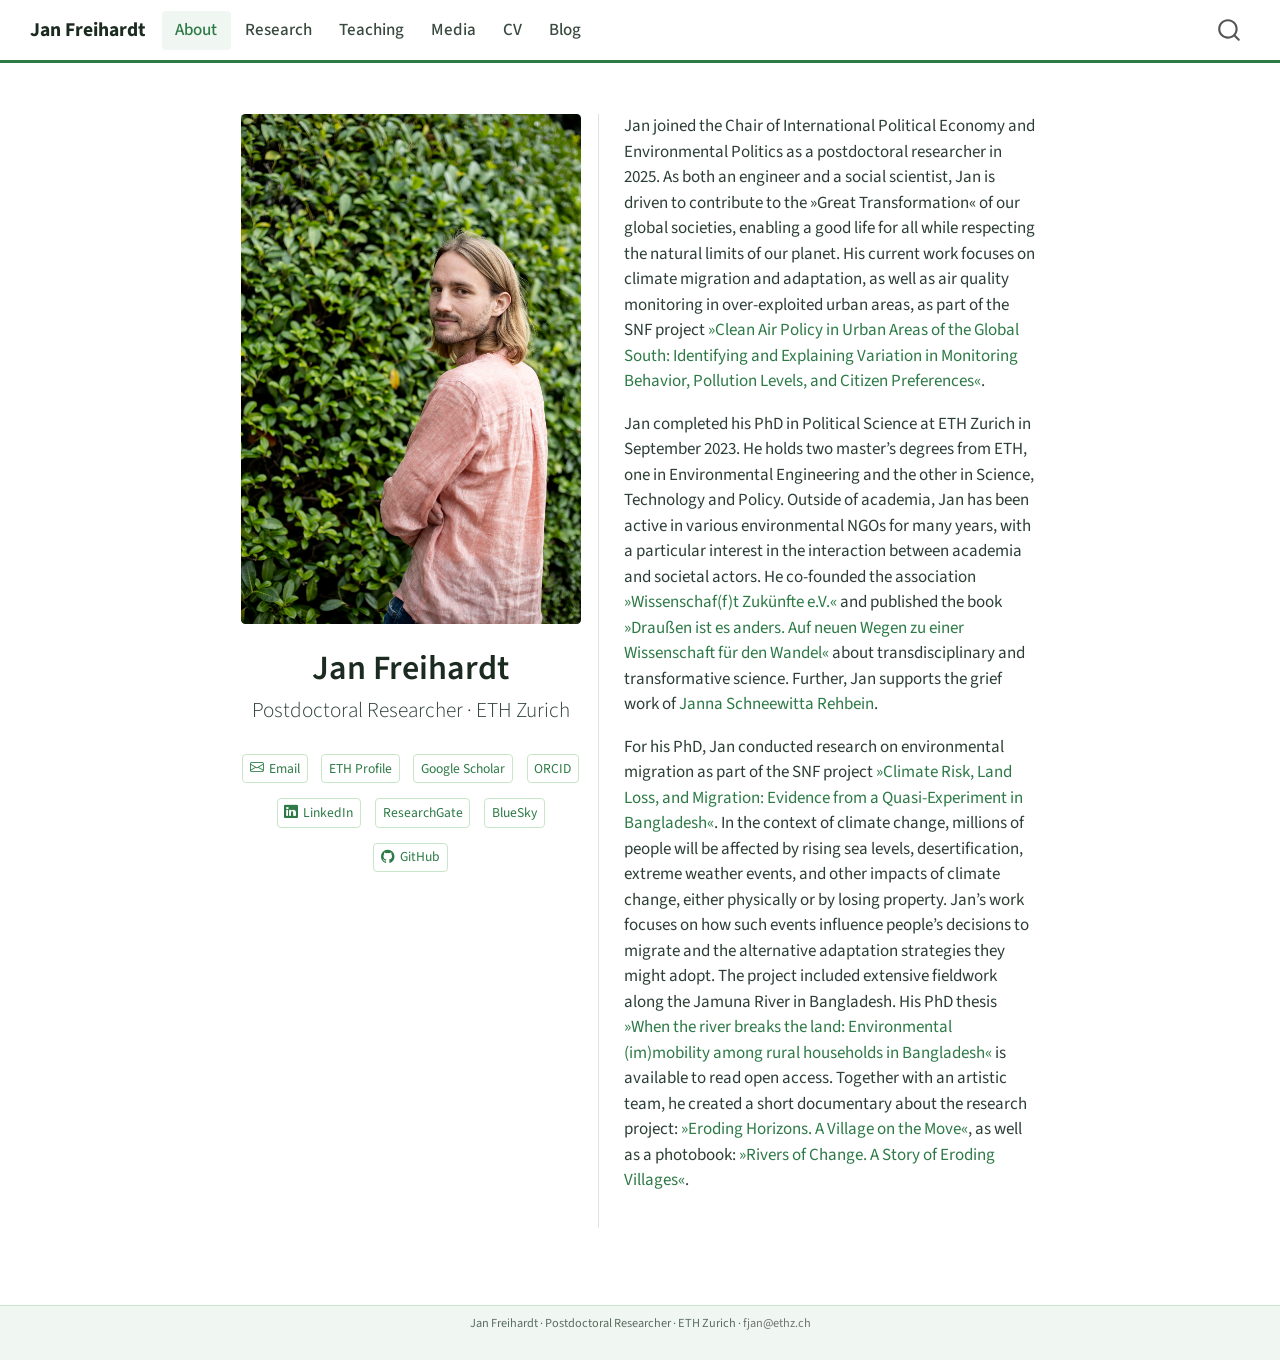
<file: docs/index.html>
<!DOCTYPE html>
<html xmlns="http://www.w3.org/1999/xhtml" lang="en" xml:lang="en"><head>

<meta charset="utf-8">
<meta name="generator" content="quarto-1.9.38">

<meta name="viewport" content="width=device-width, initial-scale=1.0, user-scalable=yes">


<title>Jan Freihardt</title>
<style>
/* Default styles provided by pandoc.
** See https://pandoc.org/MANUAL.html#variables-for-html for config info.
*/
code{white-space: pre-wrap;}
span.smallcaps{font-variant: small-caps;}
div.columns{display: flex; gap: min(4vw, 1.5em);}
div.column{flex: auto; overflow-x: auto;}
div.hanging-indent{margin-left: 1.5em; text-indent: -1.5em;}
ul.task-list{list-style: none;}
ul.task-list li input[type="checkbox"] {
  width: 0.8em;
  margin: 0 0.8em 0.2em -1em; /* quarto-specific, see https://github.com/quarto-dev/quarto-cli/issues/4556 */ 
  vertical-align: middle;
}
</style>


<script src="site_libs/quarto-nav/quarto-nav.js"></script>
<script src="site_libs/quarto-nav/headroom.min.js"></script>
<script src="site_libs/clipboard/clipboard.min.js"></script>
<script src="site_libs/quarto-search/autocomplete.umd.js"></script>
<script src="site_libs/quarto-search/fuse.min.js"></script>
<script src="site_libs/quarto-search/quarto-search.js"></script>
<meta name="quarto:offset" content="./">
<script src="site_libs/quarto-html/quarto.js" type="module"></script>
<script src="site_libs/quarto-html/tabsets/tabsets.js" type="module"></script>
<script src="site_libs/quarto-html/popper.min.js"></script>
<script src="site_libs/quarto-html/tippy.umd.min.js"></script>
<link href="site_libs/quarto-html/tippy.css" rel="stylesheet">
<link href="site_libs/quarto-html/quarto-syntax-highlighting-15634bcf2e68342d4ad2dfa704d543f6.css" rel="stylesheet" id="quarto-text-highlighting-styles">
<script src="site_libs/bootstrap/bootstrap.min.js"></script>
<link href="site_libs/bootstrap/bootstrap-icons.css" rel="stylesheet">
<link href="site_libs/bootstrap/bootstrap-47f2b0d99b5f69882d6cf87fe75c2293.min.css" rel="stylesheet" append-hash="true" id="quarto-bootstrap" data-mode="light">
<script id="quarto-search-options" type="application/json">{
  "location": "navbar",
  "copy-button": false,
  "collapse-after": 3,
  "panel-placement": "end",
  "type": "overlay",
  "limit": 50,
  "keyboard-shortcut": [
    "f",
    "/",
    "s"
  ],
  "show-item-context": false,
  "language": {
    "search-no-results-text": "No results",
    "search-matching-documents-text": "matching documents",
    "search-copy-link-title": "Copy link to search",
    "search-hide-matches-text": "Hide additional matches",
    "search-more-match-text": "more match in this document",
    "search-more-matches-text": "more matches in this document",
    "search-clear-button-title": "Clear",
    "search-text-placeholder": "",
    "search-detached-cancel-button-title": "Cancel",
    "search-submit-button-title": "Submit",
    "search-label": "Search"
  }
}</script>


<link rel="stylesheet" href="styles.css">
</head>

<body class="nav-fixed fullcontent quarto-light">

<div id="quarto-search-results"></div>
  <header id="quarto-header" class="headroom fixed-top">
    <nav class="navbar navbar-expand-lg " data-bs-theme="dark">
      <div class="navbar-container container-fluid">
      <div class="navbar-brand-container mx-auto">
    <a class="navbar-brand" href="./index.html">
    <span class="navbar-title">Jan Freihardt</span>
    </a>
  </div>
            <div id="quarto-search" class="" title="Search"></div>
          <button class="navbar-toggler" type="button" data-bs-toggle="collapse" data-bs-target="#navbarCollapse" aria-controls="navbarCollapse" role="menu" aria-expanded="false" aria-label="Toggle navigation" onclick="if (window.quartoToggleHeadroom) { window.quartoToggleHeadroom(); }">
  <span class="navbar-toggler-icon"></span>
</button>
          <div class="collapse navbar-collapse" id="navbarCollapse">
            <ul class="navbar-nav navbar-nav-scroll me-auto">
  <li class="nav-item">
    <a class="nav-link active" href="./index.html" aria-current="page"> 
<span class="menu-text">About</span></a>
  </li>  
  <li class="nav-item">
    <a class="nav-link" href="./research.html"> 
<span class="menu-text">Research</span></a>
  </li>  
  <li class="nav-item">
    <a class="nav-link" href="./teaching.html"> 
<span class="menu-text">Teaching</span></a>
  </li>  
  <li class="nav-item">
    <a class="nav-link" href="./media.html"> 
<span class="menu-text">Media</span></a>
  </li>  
  <li class="nav-item">
    <a class="nav-link" href="./cv.html"> 
<span class="menu-text">CV</span></a>
  </li>  
  <li class="nav-item">
    <a class="nav-link" href="https://notspicynotsexy.com/" target="_blank"> 
<span class="menu-text">Blog</span></a>
  </li>  
</ul>
          </div> <!-- /navcollapse -->
            <div class="quarto-navbar-tools">
</div>
      </div> <!-- /container-fluid -->
    </nav>
</header>
<!-- content -->
<div id="quarto-content" class="quarto-container page-columns page-rows-contents page-layout-article page-navbar">
<!-- sidebar -->
<!-- margin-sidebar -->
    
<!-- main -->
<div class="quarto-about-trestles">
  <div class="about-entity">
    <img src="image_jan.jpg" class="about-image
  rounded " style="width: 20em;">
<header id="title-block-header" class="quarto-title-block default">
<div class="quarto-title">
<h1 class="title">Jan Freihardt</h1>
<p class="subtitle lead">Postdoctoral Researcher · ETH Zurich</p>
</div>
<div class="quarto-title-meta">
  </div>
</header>
    <div class="about-links">
  <a href="mailto:fjan@ethz.ch" class="about-link" rel="" target="_blank">
    <i class="bi bi-envelope"></i>
     <span class="about-link-text">Email</span>
  </a>
  <a href="https://ib.ethz.ch/about-us/people/jan-freihardt.html" class="about-link" rel="" target="_blank">
     <span class="about-link-text">ETH Profile</span>
  </a>
  <a href="https://scholar.google.ch/citations?user=QTLHSCcAAAAJ&amp;hl=en&amp;oi=ao" class="about-link" rel="" target="_blank">
     <span class="about-link-text">Google Scholar</span>
  </a>
  <a href="https://orcid.org/0000-0003-2096-0335" class="about-link" rel="" target="_blank">
     <span class="about-link-text">ORCID</span>
  </a>
  <a href="https://www.linkedin.com/in/jan-freihardt-349040156/" class="about-link" rel="" target="_blank">
    <i class="bi bi-linkedin"></i>
     <span class="about-link-text">LinkedIn</span>
  </a>
  <a href="https://www.researchgate.net/profile/Jan-Freihardt" class="about-link" rel="" target="_blank">
     <span class="about-link-text">ResearchGate</span>
  </a>
  <a href="https://bsky.app/profile/the-free-heart.bsky.social" class="about-link" rel="" target="_blank">
     <span class="about-link-text">BlueSky</span>
  </a>
  <a href="https://github.com/janfreihardt" class="about-link" rel="" target="_blank">
    <i class="bi bi-github"></i>
     <span class="about-link-text">GitHub</span>
  </a>
</div>
  </div>
  <div class="about-contents"><main class="content" id="quarto-document-content">
<p>Jan joined the Chair of International Political Economy and Environmental Politics as a postdoctoral researcher in 2025. As both an engineer and a social scientist, Jan is driven to contribute to the »Great Transformation« of our global societies, enabling a good life for all while respecting the natural limits of our planet. His current work focuses on climate migration and adaptation, as well as air quality monitoring in over-exploited urban areas, as part of the SNF project <a href="https://data.snf.ch/grants/grant/219833">»Clean Air Policy in Urban Areas of the Global South: Identifying and Explaining Variation in Monitoring Behavior, Pollution Levels, and Citizen Preferences«</a>.</p>
<p>Jan completed his PhD in Political Science at ETH Zurich in September 2023. He holds two master’s degrees from ETH, one in Environmental Engineering and the other in Science, Technology and Policy. Outside of academia, Jan has been active in various environmental NGOs for many years, with a particular interest in the interaction between academia and societal actors. He co-founded the association <a href="https://www.wissenschafftzukuenfte.de/">»Wissenschaf(f)t Zukünfte e.V.«</a> and published the book <a href="https://doi.org/10.14512/9783962388355">»Draußen ist es anders. Auf neuen Wegen zu einer Wissenschaft für den Wandel«</a> about transdisciplinary and transformative science. Further, Jan supports the grief work of <a href="https://www.schneewitta.com/">Janna Schneewitta Rehbein</a>.</p>
<p>For his PhD, Jan conducted research on environmental migration as part of the SNF project <a href="https://data.snf.ch/grants/grant/185210">»Climate Risk, Land Loss, and Migration: Evidence from a Quasi-Experiment in Bangladesh«</a>. In the context of climate change, millions of people will be affected by rising sea levels, desertification, extreme weather events, and other impacts of climate change, either physically or by losing property. Jan’s work focuses on how such events influence people’s decisions to migrate and the alternative adaptation strategies they might adopt. The project included extensive fieldwork along the Jamuna River in Bangladesh. His PhD thesis <a href="https://doi.org/10.3929/ethz-b-000646402">»When the river breaks the land: Environmental (im)mobility among rural households in Bangladesh«</a> is available to read open access. Together with an artistic team, he created a short documentary about the research project: <a href="https://www.youtube.com/watch?v=d44LCujw6pk">»Eroding Horizons. A Village on the Move«</a>, as well as a photobook: <a href="https://doi.org/10.3218/4189-7">»Rivers of Change. A Story of Eroding Villages«</a>.</p>


</main></div>
</div>
 <!-- /main -->
<script id="quarto-html-after-body" type="application/javascript">
  window.document.addEventListener("DOMContentLoaded", function (event) {
    const isCodeAnnotation = (el) => {
      for (const clz of el.classList) {
        if (clz.startsWith('code-annotation-')) {                     
          return true;
        }
      }
      return false;
    }
    const onCopySuccess = function(e) {
      // button target
      const button = e.trigger;
      // don't keep focus
      button.blur();
      // flash "checked"
      button.classList.add('code-copy-button-checked');
      var currentTitle = button.getAttribute("title");
      button.setAttribute("title", "Copied!");
      let tooltip;
      if (window.bootstrap) {
        button.setAttribute("data-bs-toggle", "tooltip");
        button.setAttribute("data-bs-placement", "left");
        button.setAttribute("data-bs-title", "Copied!");
        tooltip = new bootstrap.Tooltip(button, 
          { trigger: "manual", 
            customClass: "code-copy-button-tooltip",
            offset: [0, -8]});
        tooltip.show();    
      }
      setTimeout(function() {
        if (tooltip) {
          tooltip.hide();
          button.removeAttribute("data-bs-title");
          button.removeAttribute("data-bs-toggle");
          button.removeAttribute("data-bs-placement");
        }
        button.setAttribute("title", currentTitle);
        button.classList.remove('code-copy-button-checked');
      }, 1000);
      // clear code selection
      e.clearSelection();
    }
    const getTextToCopy = function(trigger) {
      const outerScaffold = trigger.parentElement.cloneNode(true);
      const codeEl = outerScaffold.querySelector('code');
      for (const childEl of codeEl.children) {
        if (isCodeAnnotation(childEl)) {
          childEl.remove();
        }
      }
      return codeEl.innerText;
    }
    const clipboard = new window.ClipboardJS('.code-copy-button:not([data-in-quarto-modal])', {
      text: getTextToCopy
    });
    clipboard.on('success', onCopySuccess);
    if (window.document.getElementById('quarto-embedded-source-code-modal')) {
      const clipboardModal = new window.ClipboardJS('.code-copy-button[data-in-quarto-modal]', {
        text: getTextToCopy,
        container: window.document.getElementById('quarto-embedded-source-code-modal')
      });
      clipboardModal.on('success', onCopySuccess);
    }
      var localhostRegex = new RegExp(/^(?:http|https):\/\/localhost\:?[0-9]*\//);
      var mailtoRegex = new RegExp(/^mailto:/);
        var filterRegex = new RegExp("https:\/\/janfreihardt\.com");
      var isInternal = (href) => {
          return filterRegex.test(href) || localhostRegex.test(href) || mailtoRegex.test(href);
      }
      // Inspect non-navigation links and adorn them if external
     var links = window.document.querySelectorAll('a[href]:not(.nav-link):not(.navbar-brand):not(.toc-action):not(.sidebar-link):not(.sidebar-item-toggle):not(.pagination-link):not(.no-external):not([aria-hidden]):not(.dropdown-item):not(.quarto-navigation-tool):not(.about-link)');
      for (var i=0; i<links.length; i++) {
        const link = links[i];
        if (!isInternal(link.href)) {
          // undo the damage that might have been done by quarto-nav.js in the case of
          // links that we want to consider external
          if (link.dataset.originalHref !== undefined) {
            link.href = link.dataset.originalHref;
          }
            // target, if specified
            link.setAttribute("target", "_blank");
            if (link.getAttribute("rel") === null) {
              link.setAttribute("rel", "noopener");
            }
        }
      }
    function tippyHover(el, contentFn, onTriggerFn, onUntriggerFn) {
      const config = {
        allowHTML: true,
        maxWidth: 500,
        delay: 100,
        arrow: false,
        appendTo: function(el) {
            return el.parentElement;
        },
        interactive: true,
        interactiveBorder: 10,
        theme: 'quarto',
        placement: 'bottom-start',
      };
      if (contentFn) {
        config.content = contentFn;
      }
      if (onTriggerFn) {
        config.onTrigger = onTriggerFn;
      }
      if (onUntriggerFn) {
        config.onUntrigger = onUntriggerFn;
      }
      window.tippy(el, config); 
    }
    const noterefs = window.document.querySelectorAll('a[role="doc-noteref"]');
    for (var i=0; i<noterefs.length; i++) {
      const ref = noterefs[i];
      tippyHover(ref, function() {
        // use id or data attribute instead here
        let href = ref.getAttribute('data-footnote-href') || ref.getAttribute('href');
        try { href = new URL(href).hash; } catch {}
        const id = href.replace(/^#\/?/, "");
        const note = window.document.getElementById(id);
        if (note) {
          return note.innerHTML;
        } else {
          return "";
        }
      });
    }
    const xrefs = window.document.querySelectorAll('a.quarto-xref');
    const processXRef = (id, note) => {
      // Strip column container classes
      const stripColumnClz = (el) => {
        el.classList.remove("page-full", "page-columns");
        if (el.children) {
          for (const child of el.children) {
            stripColumnClz(child);
          }
        }
      }
      stripColumnClz(note)
      if (id === null || id.startsWith('sec-')) {
        // Special case sections, only their first couple elements
        const container = document.createElement("div");
        if (note.children && note.children.length > 2) {
          container.appendChild(note.children[0].cloneNode(true));
          for (let i = 1; i < note.children.length; i++) {
            const child = note.children[i];
            if (child.tagName === "P" && child.innerText === "") {
              continue;
            } else {
              container.appendChild(child.cloneNode(true));
              break;
            }
          }
          if (window.Quarto?.typesetMath) {
            window.Quarto.typesetMath(container);
          }
          return container.innerHTML
        } else {
          if (window.Quarto?.typesetMath) {
            window.Quarto.typesetMath(note);
          }
          return note.innerHTML;
        }
      } else {
        // Remove any anchor links if they are present
        const anchorLink = note.querySelector('a.anchorjs-link');
        if (anchorLink) {
          anchorLink.remove();
        }
        if (window.Quarto?.typesetMath) {
          window.Quarto.typesetMath(note);
        }
        if (note.classList.contains("callout")) {
          return note.outerHTML;
        } else {
          return note.innerHTML;
        }
      }
    }
    for (var i=0; i<xrefs.length; i++) {
      const xref = xrefs[i];
      tippyHover(xref, undefined, function(instance) {
        instance.disable();
        let url = xref.getAttribute('href');
        let hash = undefined; 
        if (url.startsWith('#')) {
          hash = url;
        } else {
          try { hash = new URL(url).hash; } catch {}
        }
        if (hash) {
          const id = hash.replace(/^#\/?/, "");
          const note = window.document.getElementById(id);
          if (note !== null) {
            try {
              const html = processXRef(id, note.cloneNode(true));
              instance.setContent(html);
            } finally {
              instance.enable();
              instance.show();
            }
          } else {
            // See if we can fetch this
            fetch(url.split('#')[0])
            .then(res => res.text())
            .then(html => {
              const parser = new DOMParser();
              const htmlDoc = parser.parseFromString(html, "text/html");
              const note = htmlDoc.getElementById(id);
              if (note !== null) {
                const html = processXRef(id, note);
                instance.setContent(html);
              } 
            }).finally(() => {
              instance.enable();
              instance.show();
            });
          }
        } else {
          // See if we can fetch a full url (with no hash to target)
          // This is a special case and we should probably do some content thinning / targeting
          fetch(url)
          .then(res => res.text())
          .then(html => {
            const parser = new DOMParser();
            const htmlDoc = parser.parseFromString(html, "text/html");
            const note = htmlDoc.querySelector('main.content');
            if (note !== null) {
              // This should only happen for chapter cross references
              // (since there is no id in the URL)
              // remove the first header
              if (note.children.length > 0 && note.children[0].tagName === "HEADER") {
                note.children[0].remove();
              }
              const html = processXRef(null, note);
              instance.setContent(html);
            } 
          }).finally(() => {
            instance.enable();
            instance.show();
          });
        }
      }, function(instance) {
      });
    }
        let selectedAnnoteEl;
        const selectorForAnnotation = ( cell, annotation) => {
          let cellAttr = 'data-code-cell="' + cell + '"';
          let lineAttr = 'data-code-annotation="' +  annotation + '"';
          const selector = 'span[' + cellAttr + '][' + lineAttr + ']';
          return selector;
        }
        const selectCodeLines = (annoteEl) => {
          const doc = window.document;
          const targetCell = annoteEl.getAttribute("data-target-cell");
          const targetAnnotation = annoteEl.getAttribute("data-target-annotation");
          const annoteSpan = window.document.querySelector(selectorForAnnotation(targetCell, targetAnnotation));
          const lines = annoteSpan.getAttribute("data-code-lines").split(",");
          const lineIds = lines.map((line) => {
            return targetCell + "-" + line;
          })
          let top = null;
          let height = null;
          let parent = null;
          if (lineIds.length > 0) {
              //compute the position of the single el (top and bottom and make a div)
              const el = window.document.getElementById(lineIds[0]);
              top = el.offsetTop;
              height = el.offsetHeight;
              parent = el.parentElement.parentElement;
            if (lineIds.length > 1) {
              const lastEl = window.document.getElementById(lineIds[lineIds.length - 1]);
              const bottom = lastEl.offsetTop + lastEl.offsetHeight;
              height = bottom - top;
            }
            if (top !== null && height !== null && parent !== null) {
              // cook up a div (if necessary) and position it 
              let div = window.document.getElementById("code-annotation-line-highlight");
              if (div === null) {
                div = window.document.createElement("div");
                div.setAttribute("id", "code-annotation-line-highlight");
                div.style.position = 'absolute';
                parent.appendChild(div);
              }
              div.style.top = top - 2 + "px";
              div.style.height = height + 4 + "px";
              div.style.left = 0;
              let gutterDiv = window.document.getElementById("code-annotation-line-highlight-gutter");
              if (gutterDiv === null) {
                gutterDiv = window.document.createElement("div");
                gutterDiv.setAttribute("id", "code-annotation-line-highlight-gutter");
                gutterDiv.style.position = 'absolute';
                const codeCell = window.document.getElementById(targetCell);
                const gutter = codeCell.querySelector('.code-annotation-gutter');
                gutter.appendChild(gutterDiv);
              }
              gutterDiv.style.top = top - 2 + "px";
              gutterDiv.style.height = height + 4 + "px";
            }
            selectedAnnoteEl = annoteEl;
          }
        };
        const unselectCodeLines = () => {
          const elementsIds = ["code-annotation-line-highlight", "code-annotation-line-highlight-gutter"];
          elementsIds.forEach((elId) => {
            const div = window.document.getElementById(elId);
            if (div) {
              div.remove();
            }
          });
          selectedAnnoteEl = undefined;
        };
          // Handle positioning of the toggle
      window.addEventListener(
        "resize",
        throttle(() => {
          elRect = undefined;
          if (selectedAnnoteEl) {
            selectCodeLines(selectedAnnoteEl);
          }
        }, 10)
      );
      function throttle(fn, ms) {
      let throttle = false;
      let timer;
        return (...args) => {
          if(!throttle) { // first call gets through
              fn.apply(this, args);
              throttle = true;
          } else { // all the others get throttled
              if(timer) clearTimeout(timer); // cancel #2
              timer = setTimeout(() => {
                fn.apply(this, args);
                timer = throttle = false;
              }, ms);
          }
        };
      }
        // Attach click handler to the DT
        const annoteDls = window.document.querySelectorAll('dt[data-target-cell]');
        for (const annoteDlNode of annoteDls) {
          annoteDlNode.addEventListener('click', (event) => {
            const clickedEl = event.target;
            if (clickedEl !== selectedAnnoteEl) {
              unselectCodeLines();
              const activeEl = window.document.querySelector('dt[data-target-cell].code-annotation-active');
              if (activeEl) {
                activeEl.classList.remove('code-annotation-active');
              }
              selectCodeLines(clickedEl);
              clickedEl.classList.add('code-annotation-active');
            } else {
              // Unselect the line
              unselectCodeLines();
              clickedEl.classList.remove('code-annotation-active');
            }
          });
        }
    const findCites = (el) => {
      const parentEl = el.parentElement;
      if (parentEl) {
        const cites = parentEl.dataset.cites;
        if (cites) {
          return {
            el,
            cites: cites.split(' ')
          };
        } else {
          return findCites(el.parentElement)
        }
      } else {
        return undefined;
      }
    };
    var bibliorefs = window.document.querySelectorAll('a[role="doc-biblioref"]');
    for (var i=0; i<bibliorefs.length; i++) {
      const ref = bibliorefs[i];
      const citeInfo = findCites(ref);
      if (citeInfo) {
        tippyHover(citeInfo.el, function() {
          var popup = window.document.createElement('div');
          citeInfo.cites.forEach(function(cite) {
            var citeDiv = window.document.createElement('div');
            citeDiv.classList.add('hanging-indent');
            citeDiv.classList.add('csl-entry');
            var biblioDiv = window.document.getElementById('ref-' + cite);
            if (biblioDiv) {
              citeDiv.innerHTML = biblioDiv.innerHTML;
            }
            popup.appendChild(citeDiv);
          });
          return popup.innerHTML;
        });
      }
    }
  });
  </script>
</div> <!-- /content -->
<footer class="footer">
  <div class="nav-footer">
    <div class="nav-footer-left">
      &nbsp;
    </div>   
    <div class="nav-footer-center">
<p>Jan Freihardt · Postdoctoral Researcher · ETH Zurich · <a href="mailto:fjan@ethz.ch">fjan@ethz.ch</a></p>
</div>
    <div class="nav-footer-right">
      &nbsp;
    </div>
  </div>
</footer>




</body></html>
</file>
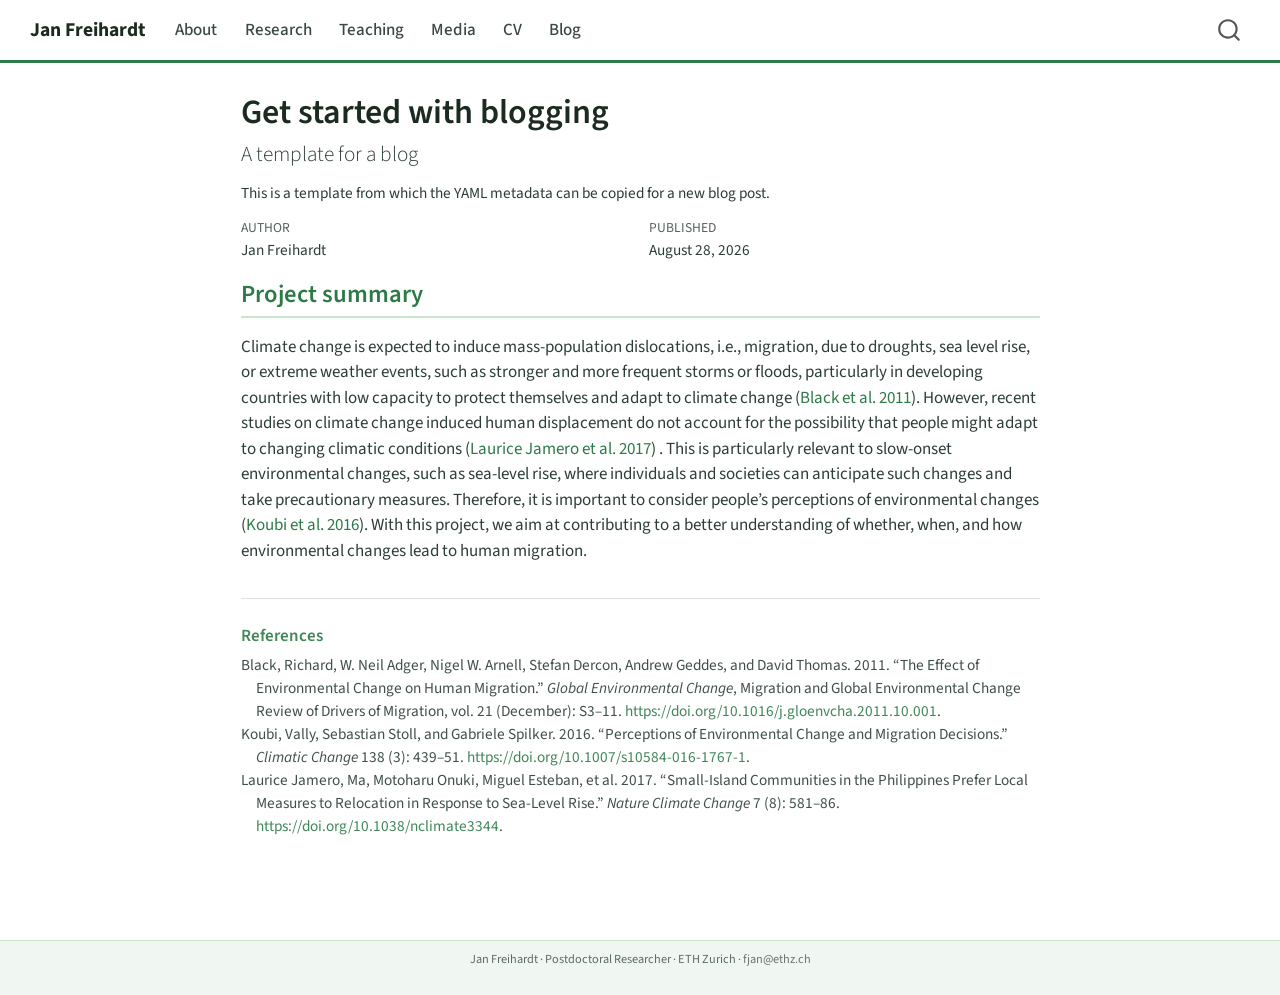
<file: docs/posts/2023-10-24-research-project/index.html>
<!DOCTYPE html>
<html xmlns="http://www.w3.org/1999/xhtml" lang="en" xml:lang="en"><head>

<meta charset="utf-8">
<meta name="generator" content="quarto-1.9.38">

<meta name="viewport" content="width=device-width, initial-scale=1.0, user-scalable=yes">

<meta name="author" content="Jan Freihardt">
<meta name="dcterms.date" content="2026-08-28">
<meta name="description" content="This is a template from which the YAML metadata can be copied for a new blog post.">

<title>Get started with blogging – Jan Freihardt</title>
<style>
/* Default styles provided by pandoc.
** See https://pandoc.org/MANUAL.html#variables-for-html for config info.
*/
code{white-space: pre-wrap;}
span.smallcaps{font-variant: small-caps;}
div.columns{display: flex; gap: min(4vw, 1.5em);}
div.column{flex: auto; overflow-x: auto;}
div.hanging-indent{margin-left: 1.5em; text-indent: -1.5em;}
ul.task-list{list-style: none;}
ul.task-list li input[type="checkbox"] {
  width: 0.8em;
  margin: 0 0.8em 0.2em -1em; /* quarto-specific, see https://github.com/quarto-dev/quarto-cli/issues/4556 */ 
  vertical-align: middle;
}
/* CSS for citations */
div.csl-bib-body { }
div.csl-entry {
  clear: both;
}
.hanging-indent div.csl-entry {
  margin-left:2em;
  text-indent:-2em;
}
div.csl-left-margin {
  min-width:2em;
  float:left;
}
div.csl-right-inline {
  margin-left:2em;
  padding-left:1em;
}
div.csl-indent {
  margin-left: 2em;
}</style>


<script src="../../site_libs/quarto-nav/quarto-nav.js"></script>
<script src="../../site_libs/quarto-nav/headroom.min.js"></script>
<script src="../../site_libs/clipboard/clipboard.min.js"></script>
<script src="../../site_libs/quarto-search/autocomplete.umd.js"></script>
<script src="../../site_libs/quarto-search/fuse.min.js"></script>
<script src="../../site_libs/quarto-search/quarto-search.js"></script>
<meta name="quarto:offset" content="../../">
<script src="../../site_libs/quarto-html/quarto.js" type="module"></script>
<script src="../../site_libs/quarto-html/tabsets/tabsets.js" type="module"></script>
<script src="../../site_libs/quarto-html/popper.min.js"></script>
<script src="../../site_libs/quarto-html/tippy.umd.min.js"></script>
<script src="../../site_libs/quarto-html/anchor.min.js"></script>
<link href="../../site_libs/quarto-html/tippy.css" rel="stylesheet">
<link href="../../site_libs/quarto-html/quarto-syntax-highlighting-15634bcf2e68342d4ad2dfa704d543f6.css" rel="stylesheet" id="quarto-text-highlighting-styles">
<script src="../../site_libs/bootstrap/bootstrap.min.js"></script>
<link href="../../site_libs/bootstrap/bootstrap-icons.css" rel="stylesheet">
<link href="../../site_libs/bootstrap/bootstrap-47f2b0d99b5f69882d6cf87fe75c2293.min.css" rel="stylesheet" append-hash="true" id="quarto-bootstrap" data-mode="light">
<script id="quarto-search-options" type="application/json">{
  "location": "navbar",
  "copy-button": false,
  "collapse-after": 3,
  "panel-placement": "end",
  "type": "overlay",
  "limit": 50,
  "keyboard-shortcut": [
    "f",
    "/",
    "s"
  ],
  "show-item-context": false,
  "language": {
    "search-no-results-text": "No results",
    "search-matching-documents-text": "matching documents",
    "search-copy-link-title": "Copy link to search",
    "search-hide-matches-text": "Hide additional matches",
    "search-more-match-text": "more match in this document",
    "search-more-matches-text": "more matches in this document",
    "search-clear-button-title": "Clear",
    "search-text-placeholder": "",
    "search-detached-cancel-button-title": "Cancel",
    "search-submit-button-title": "Submit",
    "search-label": "Search"
  }
}</script>


<link rel="stylesheet" href="../../styles.css">
</head>

<body class="nav-fixed fullcontent quarto-light">

<div id="quarto-search-results"></div>
  <header id="quarto-header" class="headroom fixed-top">
    <nav class="navbar navbar-expand-lg " data-bs-theme="dark">
      <div class="navbar-container container-fluid">
      <div class="navbar-brand-container mx-auto">
    <a class="navbar-brand" href="../../index.html">
    <span class="navbar-title">Jan Freihardt</span>
    </a>
  </div>
            <div id="quarto-search" class="" title="Search"></div>
          <button class="navbar-toggler" type="button" data-bs-toggle="collapse" data-bs-target="#navbarCollapse" aria-controls="navbarCollapse" role="menu" aria-expanded="false" aria-label="Toggle navigation" onclick="if (window.quartoToggleHeadroom) { window.quartoToggleHeadroom(); }">
  <span class="navbar-toggler-icon"></span>
</button>
          <div class="collapse navbar-collapse" id="navbarCollapse">
            <ul class="navbar-nav navbar-nav-scroll me-auto">
  <li class="nav-item">
    <a class="nav-link" href="../../index.html"> 
<span class="menu-text">About</span></a>
  </li>  
  <li class="nav-item">
    <a class="nav-link" href="../../research.html"> 
<span class="menu-text">Research</span></a>
  </li>  
  <li class="nav-item">
    <a class="nav-link" href="../../teaching.html"> 
<span class="menu-text">Teaching</span></a>
  </li>  
  <li class="nav-item">
    <a class="nav-link" href="../../media.html"> 
<span class="menu-text">Media</span></a>
  </li>  
  <li class="nav-item">
    <a class="nav-link" href="../../cv.html"> 
<span class="menu-text">CV</span></a>
  </li>  
  <li class="nav-item">
    <a class="nav-link" href="https://notspicynotsexy.com/" target="_blank"> 
<span class="menu-text">Blog</span></a>
  </li>  
</ul>
          </div> <!-- /navcollapse -->
            <div class="quarto-navbar-tools">
</div>
      </div> <!-- /container-fluid -->
    </nav>
</header>
<!-- content -->
<div id="quarto-content" class="quarto-container page-columns page-rows-contents page-layout-article page-navbar">
<!-- sidebar -->
<!-- margin-sidebar -->
    
<!-- main -->
<main class="content" id="quarto-document-content">

<header id="title-block-header" class="quarto-title-block default">
<div class="quarto-title">
<h1 class="title">Get started with blogging</h1>
<p class="subtitle lead">A template for a blog</p>
</div>

<div>
  <div class="description">
    <p>This is a template from which the YAML metadata can be copied for a new blog post.</p>
  </div>
</div>


<div class="quarto-title-meta">

    <div>
    <div class="quarto-title-meta-heading">Author</div>
    <div class="quarto-title-meta-contents">
             <p>Jan Freihardt </p>
          </div>
  </div>
    
    <div>
    <div class="quarto-title-meta-heading">Published</div>
    <div class="quarto-title-meta-contents">
      <p class="date">August 28, 2026</p>
    </div>
  </div>
  
    
  </div>
  


</header>


<section id="project-summary" class="level2">
<h2 class="anchored" data-anchor-id="project-summary">Project summary</h2>
<p>Climate change is expected to induce mass-population dislocations, i.e., migration, due to droughts, sea level rise, or extreme weather events, such as stronger and more frequent storms or floods, particularly in developing countries with low capacity to protect themselves and adapt to climate change <span class="citation" data-cites="blackEffectEnvironmentalChange2011">(<a href="#ref-blackEffectEnvironmentalChange2011" role="doc-biblioref">Black et al. 2011</a>)</span>. However, recent studies on climate change induced human displacement do not account for the possibility that people might adapt to changing climatic conditions <span class="citation" data-cites="lauricejameroSmallislandCommunitiesPhilippines2017">(<a href="#ref-lauricejameroSmallislandCommunitiesPhilippines2017" role="doc-biblioref">Laurice Jamero et al. 2017</a>)</span> . This is particularly relevant to slow-onset environmental changes, such as sea-level rise, where individuals and societies can anticipate such changes and take precautionary measures. Therefore, it is important to consider people’s perceptions of environmental changes <span class="citation" data-cites="koubiPerceptionsEnvironmentalChange2016">(<a href="#ref-koubiPerceptionsEnvironmentalChange2016" role="doc-biblioref">Koubi et al. 2016</a>)</span>. With this project, we aim at contributing to a better understanding of whether, when, and how environmental changes lead to human migration.</p>



</section>

<div id="quarto-appendix" class="default"><section class="quarto-appendix-contents" role="doc-bibliography" id="quarto-bibliography"><h2 class="anchored quarto-appendix-heading">References</h2><div id="refs" class="references csl-bib-body hanging-indent" role="list">
<div id="ref-blackEffectEnvironmentalChange2011" class="csl-entry" role="listitem">
Black, Richard, W. Neil Adger, Nigel W. Arnell, Stefan Dercon, Andrew Geddes, and David Thomas. 2011. <span>“The Effect of Environmental Change on Human Migration.”</span> <em>Global Environmental Change</em>, Migration and <span>Global Environmental Change</span> <span>Review</span> of <span>Drivers</span> of <span>Migration</span>, vol. 21 (December): S3–11. <a href="https://doi.org/10.1016/j.gloenvcha.2011.10.001">https://doi.org/10.1016/j.gloenvcha.2011.10.001</a>.
</div>
<div id="ref-koubiPerceptionsEnvironmentalChange2016" class="csl-entry" role="listitem">
Koubi, Vally, Sebastian Stoll, and Gabriele Spilker. 2016. <span>“Perceptions of Environmental Change and Migration Decisions.”</span> <em>Climatic Change</em> 138 (3): 439–51. <a href="https://doi.org/10.1007/s10584-016-1767-1">https://doi.org/10.1007/s10584-016-1767-1</a>.
</div>
<div id="ref-lauricejameroSmallislandCommunitiesPhilippines2017" class="csl-entry" role="listitem">
Laurice Jamero, Ma, Motoharu Onuki, Miguel Esteban, et al. 2017. <span>“Small-Island Communities in the <span>Philippines</span> Prefer Local Measures to Relocation in Response to Sea-Level Rise.”</span> <em>Nature Climate Change</em> 7 (8): 581–86. <a href="https://doi.org/10.1038/nclimate3344">https://doi.org/10.1038/nclimate3344</a>.
</div>
</div></section></div></main> <!-- /main -->
<script id="quarto-html-after-body" type="application/javascript">
  window.document.addEventListener("DOMContentLoaded", function (event) {
    const icon = "";
    const anchorJS = new window.AnchorJS();
    anchorJS.options = {
      placement: 'right',
      icon: icon
    };
    anchorJS.add('.anchored');
    const isCodeAnnotation = (el) => {
      for (const clz of el.classList) {
        if (clz.startsWith('code-annotation-')) {                     
          return true;
        }
      }
      return false;
    }
    const onCopySuccess = function(e) {
      // button target
      const button = e.trigger;
      // don't keep focus
      button.blur();
      // flash "checked"
      button.classList.add('code-copy-button-checked');
      var currentTitle = button.getAttribute("title");
      button.setAttribute("title", "Copied!");
      let tooltip;
      if (window.bootstrap) {
        button.setAttribute("data-bs-toggle", "tooltip");
        button.setAttribute("data-bs-placement", "left");
        button.setAttribute("data-bs-title", "Copied!");
        tooltip = new bootstrap.Tooltip(button, 
          { trigger: "manual", 
            customClass: "code-copy-button-tooltip",
            offset: [0, -8]});
        tooltip.show();    
      }
      setTimeout(function() {
        if (tooltip) {
          tooltip.hide();
          button.removeAttribute("data-bs-title");
          button.removeAttribute("data-bs-toggle");
          button.removeAttribute("data-bs-placement");
        }
        button.setAttribute("title", currentTitle);
        button.classList.remove('code-copy-button-checked');
      }, 1000);
      // clear code selection
      e.clearSelection();
    }
    const getTextToCopy = function(trigger) {
      const outerScaffold = trigger.parentElement.cloneNode(true);
      const codeEl = outerScaffold.querySelector('code');
      for (const childEl of codeEl.children) {
        if (isCodeAnnotation(childEl)) {
          childEl.remove();
        }
      }
      return codeEl.innerText;
    }
    const clipboard = new window.ClipboardJS('.code-copy-button:not([data-in-quarto-modal])', {
      text: getTextToCopy
    });
    clipboard.on('success', onCopySuccess);
    if (window.document.getElementById('quarto-embedded-source-code-modal')) {
      const clipboardModal = new window.ClipboardJS('.code-copy-button[data-in-quarto-modal]', {
        text: getTextToCopy,
        container: window.document.getElementById('quarto-embedded-source-code-modal')
      });
      clipboardModal.on('success', onCopySuccess);
    }
      var localhostRegex = new RegExp(/^(?:http|https):\/\/localhost\:?[0-9]*\//);
      var mailtoRegex = new RegExp(/^mailto:/);
        var filterRegex = new RegExp("https:\/\/janfreihardt\.com");
      var isInternal = (href) => {
          return filterRegex.test(href) || localhostRegex.test(href) || mailtoRegex.test(href);
      }
      // Inspect non-navigation links and adorn them if external
     var links = window.document.querySelectorAll('a[href]:not(.nav-link):not(.navbar-brand):not(.toc-action):not(.sidebar-link):not(.sidebar-item-toggle):not(.pagination-link):not(.no-external):not([aria-hidden]):not(.dropdown-item):not(.quarto-navigation-tool):not(.about-link)');
      for (var i=0; i<links.length; i++) {
        const link = links[i];
        if (!isInternal(link.href)) {
          // undo the damage that might have been done by quarto-nav.js in the case of
          // links that we want to consider external
          if (link.dataset.originalHref !== undefined) {
            link.href = link.dataset.originalHref;
          }
            // target, if specified
            link.setAttribute("target", "_blank");
            if (link.getAttribute("rel") === null) {
              link.setAttribute("rel", "noopener");
            }
        }
      }
    function tippyHover(el, contentFn, onTriggerFn, onUntriggerFn) {
      const config = {
        allowHTML: true,
        maxWidth: 500,
        delay: 100,
        arrow: false,
        appendTo: function(el) {
            return el.parentElement;
        },
        interactive: true,
        interactiveBorder: 10,
        theme: 'quarto',
        placement: 'bottom-start',
      };
      if (contentFn) {
        config.content = contentFn;
      }
      if (onTriggerFn) {
        config.onTrigger = onTriggerFn;
      }
      if (onUntriggerFn) {
        config.onUntrigger = onUntriggerFn;
      }
      window.tippy(el, config); 
    }
    const noterefs = window.document.querySelectorAll('a[role="doc-noteref"]');
    for (var i=0; i<noterefs.length; i++) {
      const ref = noterefs[i];
      tippyHover(ref, function() {
        // use id or data attribute instead here
        let href = ref.getAttribute('data-footnote-href') || ref.getAttribute('href');
        try { href = new URL(href).hash; } catch {}
        const id = href.replace(/^#\/?/, "");
        const note = window.document.getElementById(id);
        if (note) {
          return note.innerHTML;
        } else {
          return "";
        }
      });
    }
    const xrefs = window.document.querySelectorAll('a.quarto-xref');
    const processXRef = (id, note) => {
      // Strip column container classes
      const stripColumnClz = (el) => {
        el.classList.remove("page-full", "page-columns");
        if (el.children) {
          for (const child of el.children) {
            stripColumnClz(child);
          }
        }
      }
      stripColumnClz(note)
      if (id === null || id.startsWith('sec-')) {
        // Special case sections, only their first couple elements
        const container = document.createElement("div");
        if (note.children && note.children.length > 2) {
          container.appendChild(note.children[0].cloneNode(true));
          for (let i = 1; i < note.children.length; i++) {
            const child = note.children[i];
            if (child.tagName === "P" && child.innerText === "") {
              continue;
            } else {
              container.appendChild(child.cloneNode(true));
              break;
            }
          }
          if (window.Quarto?.typesetMath) {
            window.Quarto.typesetMath(container);
          }
          return container.innerHTML
        } else {
          if (window.Quarto?.typesetMath) {
            window.Quarto.typesetMath(note);
          }
          return note.innerHTML;
        }
      } else {
        // Remove any anchor links if they are present
        const anchorLink = note.querySelector('a.anchorjs-link');
        if (anchorLink) {
          anchorLink.remove();
        }
        if (window.Quarto?.typesetMath) {
          window.Quarto.typesetMath(note);
        }
        if (note.classList.contains("callout")) {
          return note.outerHTML;
        } else {
          return note.innerHTML;
        }
      }
    }
    for (var i=0; i<xrefs.length; i++) {
      const xref = xrefs[i];
      tippyHover(xref, undefined, function(instance) {
        instance.disable();
        let url = xref.getAttribute('href');
        let hash = undefined; 
        if (url.startsWith('#')) {
          hash = url;
        } else {
          try { hash = new URL(url).hash; } catch {}
        }
        if (hash) {
          const id = hash.replace(/^#\/?/, "");
          const note = window.document.getElementById(id);
          if (note !== null) {
            try {
              const html = processXRef(id, note.cloneNode(true));
              instance.setContent(html);
            } finally {
              instance.enable();
              instance.show();
            }
          } else {
            // See if we can fetch this
            fetch(url.split('#')[0])
            .then(res => res.text())
            .then(html => {
              const parser = new DOMParser();
              const htmlDoc = parser.parseFromString(html, "text/html");
              const note = htmlDoc.getElementById(id);
              if (note !== null) {
                const html = processXRef(id, note);
                instance.setContent(html);
              } 
            }).finally(() => {
              instance.enable();
              instance.show();
            });
          }
        } else {
          // See if we can fetch a full url (with no hash to target)
          // This is a special case and we should probably do some content thinning / targeting
          fetch(url)
          .then(res => res.text())
          .then(html => {
            const parser = new DOMParser();
            const htmlDoc = parser.parseFromString(html, "text/html");
            const note = htmlDoc.querySelector('main.content');
            if (note !== null) {
              // This should only happen for chapter cross references
              // (since there is no id in the URL)
              // remove the first header
              if (note.children.length > 0 && note.children[0].tagName === "HEADER") {
                note.children[0].remove();
              }
              const html = processXRef(null, note);
              instance.setContent(html);
            } 
          }).finally(() => {
            instance.enable();
            instance.show();
          });
        }
      }, function(instance) {
      });
    }
        let selectedAnnoteEl;
        const selectorForAnnotation = ( cell, annotation) => {
          let cellAttr = 'data-code-cell="' + cell + '"';
          let lineAttr = 'data-code-annotation="' +  annotation + '"';
          const selector = 'span[' + cellAttr + '][' + lineAttr + ']';
          return selector;
        }
        const selectCodeLines = (annoteEl) => {
          const doc = window.document;
          const targetCell = annoteEl.getAttribute("data-target-cell");
          const targetAnnotation = annoteEl.getAttribute("data-target-annotation");
          const annoteSpan = window.document.querySelector(selectorForAnnotation(targetCell, targetAnnotation));
          const lines = annoteSpan.getAttribute("data-code-lines").split(",");
          const lineIds = lines.map((line) => {
            return targetCell + "-" + line;
          })
          let top = null;
          let height = null;
          let parent = null;
          if (lineIds.length > 0) {
              //compute the position of the single el (top and bottom and make a div)
              const el = window.document.getElementById(lineIds[0]);
              top = el.offsetTop;
              height = el.offsetHeight;
              parent = el.parentElement.parentElement;
            if (lineIds.length > 1) {
              const lastEl = window.document.getElementById(lineIds[lineIds.length - 1]);
              const bottom = lastEl.offsetTop + lastEl.offsetHeight;
              height = bottom - top;
            }
            if (top !== null && height !== null && parent !== null) {
              // cook up a div (if necessary) and position it 
              let div = window.document.getElementById("code-annotation-line-highlight");
              if (div === null) {
                div = window.document.createElement("div");
                div.setAttribute("id", "code-annotation-line-highlight");
                div.style.position = 'absolute';
                parent.appendChild(div);
              }
              div.style.top = top - 2 + "px";
              div.style.height = height + 4 + "px";
              div.style.left = 0;
              let gutterDiv = window.document.getElementById("code-annotation-line-highlight-gutter");
              if (gutterDiv === null) {
                gutterDiv = window.document.createElement("div");
                gutterDiv.setAttribute("id", "code-annotation-line-highlight-gutter");
                gutterDiv.style.position = 'absolute';
                const codeCell = window.document.getElementById(targetCell);
                const gutter = codeCell.querySelector('.code-annotation-gutter');
                gutter.appendChild(gutterDiv);
              }
              gutterDiv.style.top = top - 2 + "px";
              gutterDiv.style.height = height + 4 + "px";
            }
            selectedAnnoteEl = annoteEl;
          }
        };
        const unselectCodeLines = () => {
          const elementsIds = ["code-annotation-line-highlight", "code-annotation-line-highlight-gutter"];
          elementsIds.forEach((elId) => {
            const div = window.document.getElementById(elId);
            if (div) {
              div.remove();
            }
          });
          selectedAnnoteEl = undefined;
        };
          // Handle positioning of the toggle
      window.addEventListener(
        "resize",
        throttle(() => {
          elRect = undefined;
          if (selectedAnnoteEl) {
            selectCodeLines(selectedAnnoteEl);
          }
        }, 10)
      );
      function throttle(fn, ms) {
      let throttle = false;
      let timer;
        return (...args) => {
          if(!throttle) { // first call gets through
              fn.apply(this, args);
              throttle = true;
          } else { // all the others get throttled
              if(timer) clearTimeout(timer); // cancel #2
              timer = setTimeout(() => {
                fn.apply(this, args);
                timer = throttle = false;
              }, ms);
          }
        };
      }
        // Attach click handler to the DT
        const annoteDls = window.document.querySelectorAll('dt[data-target-cell]');
        for (const annoteDlNode of annoteDls) {
          annoteDlNode.addEventListener('click', (event) => {
            const clickedEl = event.target;
            if (clickedEl !== selectedAnnoteEl) {
              unselectCodeLines();
              const activeEl = window.document.querySelector('dt[data-target-cell].code-annotation-active');
              if (activeEl) {
                activeEl.classList.remove('code-annotation-active');
              }
              selectCodeLines(clickedEl);
              clickedEl.classList.add('code-annotation-active');
            } else {
              // Unselect the line
              unselectCodeLines();
              clickedEl.classList.remove('code-annotation-active');
            }
          });
        }
    const findCites = (el) => {
      const parentEl = el.parentElement;
      if (parentEl) {
        const cites = parentEl.dataset.cites;
        if (cites) {
          return {
            el,
            cites: cites.split(' ')
          };
        } else {
          return findCites(el.parentElement)
        }
      } else {
        return undefined;
      }
    };
    var bibliorefs = window.document.querySelectorAll('a[role="doc-biblioref"]');
    for (var i=0; i<bibliorefs.length; i++) {
      const ref = bibliorefs[i];
      const citeInfo = findCites(ref);
      if (citeInfo) {
        tippyHover(citeInfo.el, function() {
          var popup = window.document.createElement('div');
          citeInfo.cites.forEach(function(cite) {
            var citeDiv = window.document.createElement('div');
            citeDiv.classList.add('hanging-indent');
            citeDiv.classList.add('csl-entry');
            var biblioDiv = window.document.getElementById('ref-' + cite);
            if (biblioDiv) {
              citeDiv.innerHTML = biblioDiv.innerHTML;
            }
            popup.appendChild(citeDiv);
          });
          return popup.innerHTML;
        });
      }
    }
  });
  </script>
</div> <!-- /content -->
<footer class="footer">
  <div class="nav-footer">
    <div class="nav-footer-left">
      &nbsp;
    </div>   
    <div class="nav-footer-center">
<p>Jan Freihardt · Postdoctoral Researcher · ETH Zurich · <a href="mailto:fjan@ethz.ch">fjan@ethz.ch</a></p>
</div>
    <div class="nav-footer-right">
      &nbsp;
    </div>
  </div>
</footer>




</body></html>
</file>
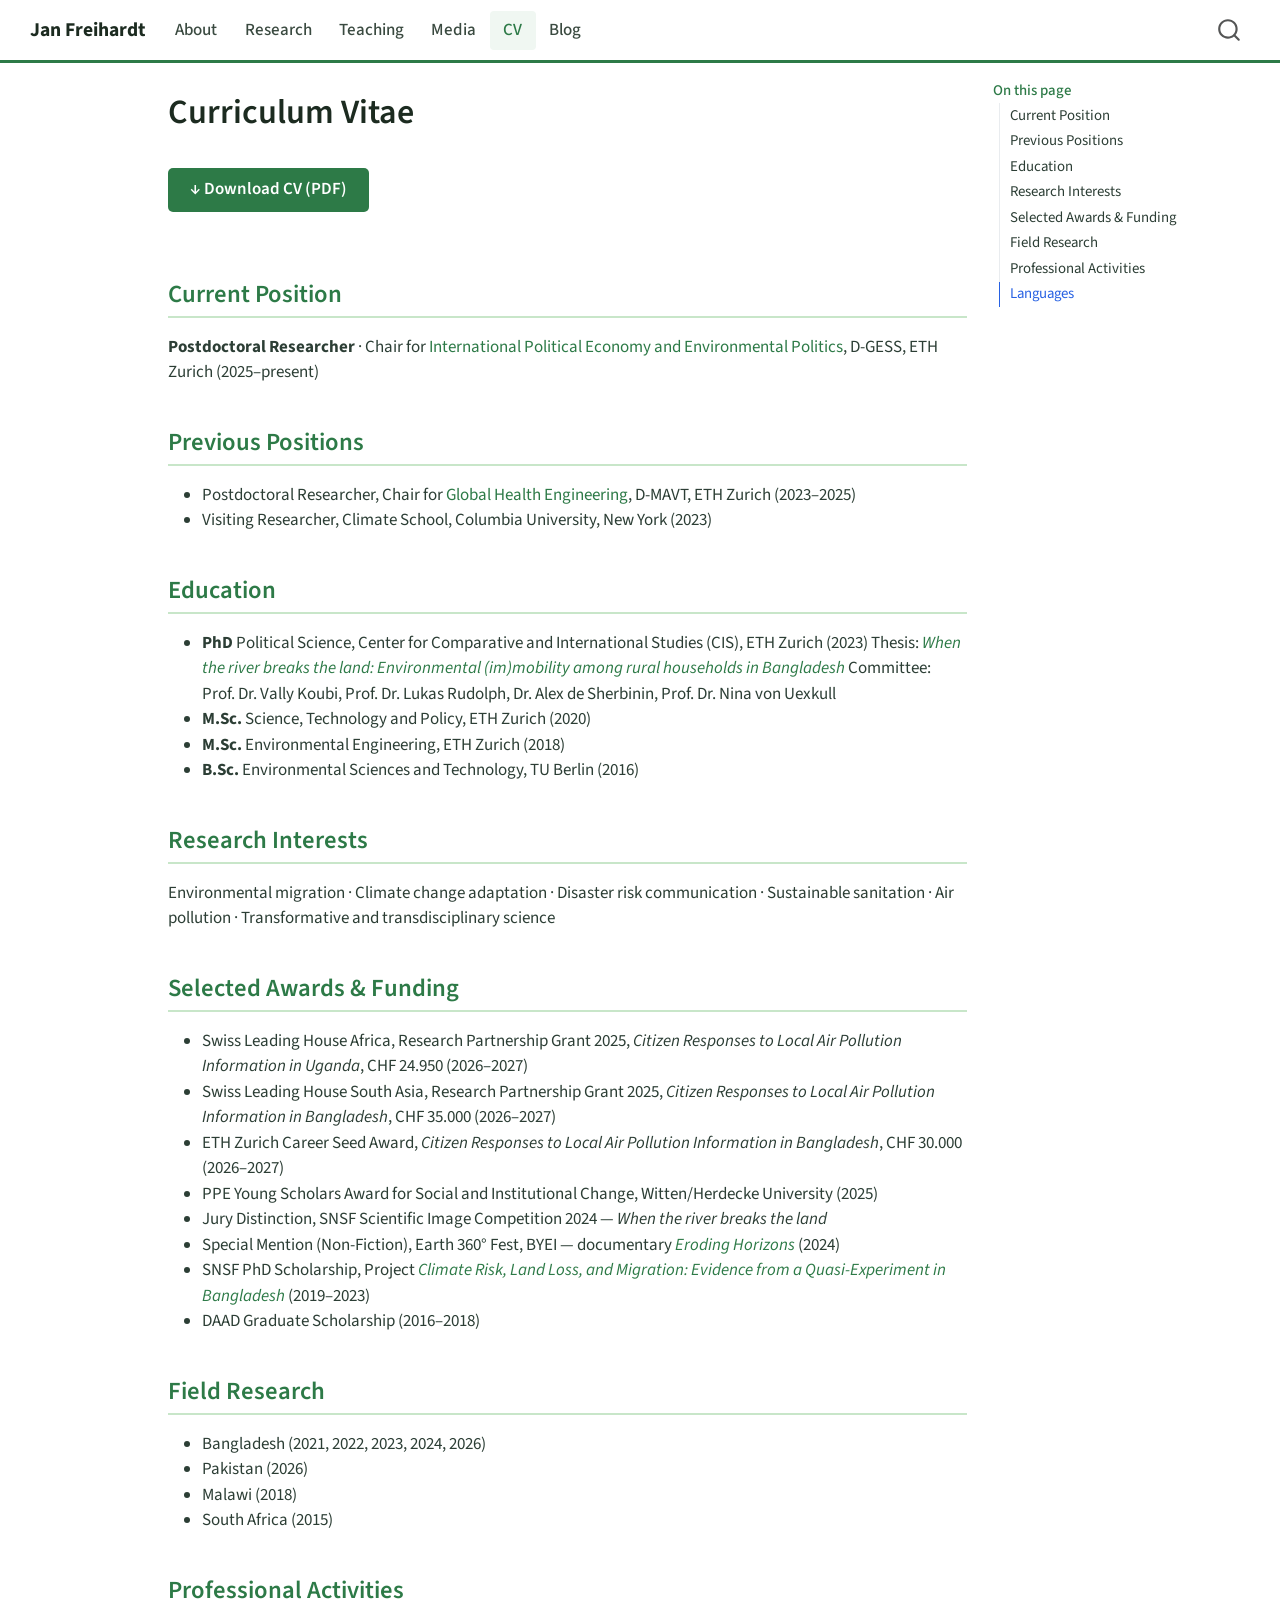
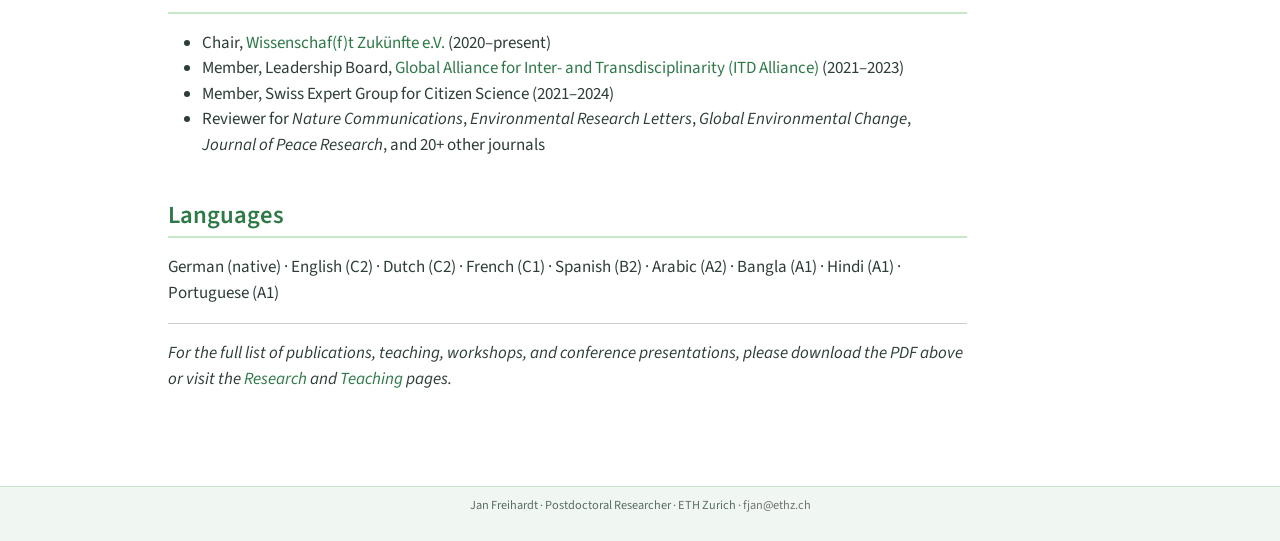
<file: docs/cv.html>
<!DOCTYPE html>
<html xmlns="http://www.w3.org/1999/xhtml" lang="en" xml:lang="en"><head>

<meta charset="utf-8">
<meta name="generator" content="quarto-1.9.38">

<meta name="viewport" content="width=device-width, initial-scale=1.0, user-scalable=yes">


<title>Curriculum Vitae – Jan Freihardt</title>
<style>
/* Default styles provided by pandoc.
** See https://pandoc.org/MANUAL.html#variables-for-html for config info.
*/
code{white-space: pre-wrap;}
span.smallcaps{font-variant: small-caps;}
div.columns{display: flex; gap: min(4vw, 1.5em);}
div.column{flex: auto; overflow-x: auto;}
div.hanging-indent{margin-left: 1.5em; text-indent: -1.5em;}
ul.task-list{list-style: none;}
ul.task-list li input[type="checkbox"] {
  width: 0.8em;
  margin: 0 0.8em 0.2em -1em; /* quarto-specific, see https://github.com/quarto-dev/quarto-cli/issues/4556 */ 
  vertical-align: middle;
}
</style>


<script src="site_libs/quarto-nav/quarto-nav.js"></script>
<script src="site_libs/quarto-nav/headroom.min.js"></script>
<script src="site_libs/clipboard/clipboard.min.js"></script>
<script src="site_libs/quarto-search/autocomplete.umd.js"></script>
<script src="site_libs/quarto-search/fuse.min.js"></script>
<script src="site_libs/quarto-search/quarto-search.js"></script>
<meta name="quarto:offset" content="./">
<script src="site_libs/quarto-html/quarto.js" type="module"></script>
<script src="site_libs/quarto-html/tabsets/tabsets.js" type="module"></script>
<script src="site_libs/quarto-html/popper.min.js"></script>
<script src="site_libs/quarto-html/tippy.umd.min.js"></script>
<script src="site_libs/quarto-html/anchor.min.js"></script>
<link href="site_libs/quarto-html/tippy.css" rel="stylesheet">
<link href="site_libs/quarto-html/quarto-syntax-highlighting-15634bcf2e68342d4ad2dfa704d543f6.css" rel="stylesheet" id="quarto-text-highlighting-styles">
<script src="site_libs/bootstrap/bootstrap.min.js"></script>
<link href="site_libs/bootstrap/bootstrap-icons.css" rel="stylesheet">
<link href="site_libs/bootstrap/bootstrap-47f2b0d99b5f69882d6cf87fe75c2293.min.css" rel="stylesheet" append-hash="true" id="quarto-bootstrap" data-mode="light">
<script id="quarto-search-options" type="application/json">{
  "location": "navbar",
  "copy-button": false,
  "collapse-after": 3,
  "panel-placement": "end",
  "type": "overlay",
  "limit": 50,
  "keyboard-shortcut": [
    "f",
    "/",
    "s"
  ],
  "show-item-context": false,
  "language": {
    "search-no-results-text": "No results",
    "search-matching-documents-text": "matching documents",
    "search-copy-link-title": "Copy link to search",
    "search-hide-matches-text": "Hide additional matches",
    "search-more-match-text": "more match in this document",
    "search-more-matches-text": "more matches in this document",
    "search-clear-button-title": "Clear",
    "search-text-placeholder": "",
    "search-detached-cancel-button-title": "Cancel",
    "search-submit-button-title": "Submit",
    "search-label": "Search"
  }
}</script>


<link rel="stylesheet" href="styles.css">
</head>

<body class="nav-fixed quarto-light">

<div id="quarto-search-results"></div>
  <header id="quarto-header" class="headroom fixed-top">
    <nav class="navbar navbar-expand-lg " data-bs-theme="dark">
      <div class="navbar-container container-fluid">
      <div class="navbar-brand-container mx-auto">
    <a class="navbar-brand" href="./index.html">
    <span class="navbar-title">Jan Freihardt</span>
    </a>
  </div>
            <div id="quarto-search" class="" title="Search"></div>
          <button class="navbar-toggler" type="button" data-bs-toggle="collapse" data-bs-target="#navbarCollapse" aria-controls="navbarCollapse" role="menu" aria-expanded="false" aria-label="Toggle navigation" onclick="if (window.quartoToggleHeadroom) { window.quartoToggleHeadroom(); }">
  <span class="navbar-toggler-icon"></span>
</button>
          <div class="collapse navbar-collapse" id="navbarCollapse">
            <ul class="navbar-nav navbar-nav-scroll me-auto">
  <li class="nav-item">
    <a class="nav-link" href="./index.html"> 
<span class="menu-text">About</span></a>
  </li>  
  <li class="nav-item">
    <a class="nav-link" href="./research.html"> 
<span class="menu-text">Research</span></a>
  </li>  
  <li class="nav-item">
    <a class="nav-link" href="./teaching.html"> 
<span class="menu-text">Teaching</span></a>
  </li>  
  <li class="nav-item">
    <a class="nav-link" href="./media.html"> 
<span class="menu-text">Media</span></a>
  </li>  
  <li class="nav-item">
    <a class="nav-link active" href="./cv.html" aria-current="page"> 
<span class="menu-text">CV</span></a>
  </li>  
  <li class="nav-item">
    <a class="nav-link" href="https://notspicynotsexy.com/" target="_blank"> 
<span class="menu-text">Blog</span></a>
  </li>  
</ul>
          </div> <!-- /navcollapse -->
            <div class="quarto-navbar-tools">
</div>
      </div> <!-- /container-fluid -->
    </nav>
</header>
<!-- content -->
<div id="quarto-content" class="quarto-container page-columns page-rows-contents page-layout-article page-navbar">
<!-- sidebar -->
<!-- margin-sidebar -->
    <div id="quarto-margin-sidebar" class="sidebar margin-sidebar">
        <nav id="TOC" role="doc-toc" class="toc-active">
    <h2 id="toc-title">On this page</h2>
   
  <ul class="collapse">
  <li><a href="#current-position" id="toc-current-position" class="nav-link active" data-scroll-target="#current-position">Current Position</a></li>
  <li><a href="#previous-positions" id="toc-previous-positions" class="nav-link" data-scroll-target="#previous-positions">Previous Positions</a></li>
  <li><a href="#education" id="toc-education" class="nav-link" data-scroll-target="#education">Education</a></li>
  <li><a href="#research-interests" id="toc-research-interests" class="nav-link" data-scroll-target="#research-interests">Research Interests</a></li>
  <li><a href="#selected-awards-funding" id="toc-selected-awards-funding" class="nav-link" data-scroll-target="#selected-awards-funding">Selected Awards &amp; Funding</a></li>
  <li><a href="#field-research" id="toc-field-research" class="nav-link" data-scroll-target="#field-research">Field Research</a></li>
  <li><a href="#professional-activities" id="toc-professional-activities" class="nav-link" data-scroll-target="#professional-activities">Professional Activities</a></li>
  <li><a href="#languages" id="toc-languages" class="nav-link" data-scroll-target="#languages">Languages</a></li>
  </ul>
</nav>
    </div>
<!-- main -->
<main class="content" id="quarto-document-content">

<header id="title-block-header" class="quarto-title-block default">
<div class="quarto-title">
<h1 class="title">Curriculum Vitae</h1>
</div>



<div class="quarto-title-meta">

    
  
    
  </div>
  


</header>


<p><a href="CV_Jan Freihardt.pdf" class="cv-download-btn" download=""> ↓ Download CV (PDF) </a></p>
<section id="current-position" class="level2">
<h2 class="anchored" data-anchor-id="current-position">Current Position</h2>
<p><strong>Postdoctoral Researcher</strong> · Chair for <a href="https://ib.ethz.ch/">International Political Economy and Environmental Politics</a>, D-GESS, ETH Zurich (2025–present)</p>
</section>
<section id="previous-positions" class="level2">
<h2 class="anchored" data-anchor-id="previous-positions">Previous Positions</h2>
<ul>
<li>Postdoctoral Researcher, Chair for <a href="https://ghe.ethz.ch/">Global Health Engineering</a>, D-MAVT, ETH Zurich (2023–2025)</li>
<li>Visiting Researcher, Climate School, Columbia University, New York (2023)</li>
</ul>
</section>
<section id="education" class="level2">
<h2 class="anchored" data-anchor-id="education">Education</h2>
<ul>
<li><strong>PhD</strong> Political Science, Center for Comparative and International Studies (CIS), ETH Zurich (2023) Thesis: <a href="https://doi.org/10.3929/ethz-b-000646402"><em>When the river breaks the land: Environmental (im)mobility among rural households in Bangladesh</em></a> Committee: Prof.&nbsp;Dr.&nbsp;Vally Koubi, Prof.&nbsp;Dr.&nbsp;Lukas Rudolph, Dr.&nbsp;Alex de Sherbinin, Prof.&nbsp;Dr.&nbsp;Nina von Uexkull</li>
<li><strong>M.Sc.</strong> Science, Technology and Policy, ETH Zurich (2020)</li>
<li><strong>M.Sc.</strong> Environmental Engineering, ETH Zurich (2018)</li>
<li><strong>B.Sc.</strong> Environmental Sciences and Technology, TU Berlin (2016)</li>
</ul>
</section>
<section id="research-interests" class="level2">
<h2 class="anchored" data-anchor-id="research-interests">Research Interests</h2>
<p>Environmental migration · Climate change adaptation · Disaster risk communication · Sustainable sanitation · Air pollution · Transformative and transdisciplinary science</p>
</section>
<section id="selected-awards-funding" class="level2">
<h2 class="anchored" data-anchor-id="selected-awards-funding">Selected Awards &amp; Funding</h2>
<ul>
<li>Swiss Leading House Africa, Research Partnership Grant 2025, <em>Citizen Responses to Local Air Pollution Information in Uganda</em>, CHF 24.950 (2026–2027)</li>
<li>Swiss Leading House South Asia, Research Partnership Grant 2025, <em>Citizen Responses to Local Air Pollution Information in Bangladesh</em>, CHF 35.000 (2026–2027)</li>
<li>ETH Zurich Career Seed Award, <em>Citizen Responses to Local Air Pollution Information in Bangladesh</em>, CHF 30.000 (2026–2027)</li>
<li>PPE Young Scholars Award for Social and Institutional Change, Witten/Herdecke University (2025)</li>
<li>Jury Distinction, SNSF Scientific Image Competition 2024 — <em>When the river breaks the land</em></li>
<li>Special Mention (Non-Fiction), Earth 360° Fest, BYEI — documentary <a href="https://www.youtube.com/watch?v=d44LCujw6pk"><em>Eroding Horizons</em></a> (2024)</li>
<li>SNSF PhD Scholarship, Project <a href="https://data.snf.ch/grants/grant/185210"><em>Climate Risk, Land Loss, and Migration: Evidence from a Quasi-Experiment in Bangladesh</em></a> (2019–2023)</li>
<li>DAAD Graduate Scholarship (2016–2018)</li>
</ul>
</section>
<section id="field-research" class="level2">
<h2 class="anchored" data-anchor-id="field-research">Field Research</h2>
<ul>
<li>Bangladesh (2021, 2022, 2023, 2024, 2026)</li>
<li>Pakistan (2026)</li>
<li>Malawi (2018)</li>
<li>South Africa (2015)</li>
</ul>
</section>
<section id="professional-activities" class="level2">
<h2 class="anchored" data-anchor-id="professional-activities">Professional Activities</h2>
<ul>
<li>Chair, <a href="https://www.wissenschafftzukuenfte.de/">Wissenschaf(f)t Zukünfte e.V.</a> (2020–present)</li>
<li>Member, Leadership Board, <a href="https://itd-alliance.org/">Global Alliance for Inter- and Transdisciplinarity (ITD Alliance)</a> (2021–2023)</li>
<li>Member, Swiss Expert Group for Citizen Science (2021–2024)</li>
<li>Reviewer for <em>Nature Communications</em>, <em>Environmental Research Letters</em>, <em>Global Environmental Change</em>, <em>Journal of Peace Research</em>, and 20+ other journals</li>
</ul>
</section>
<section id="languages" class="level2">
<h2 class="anchored" data-anchor-id="languages">Languages</h2>
<p>German (native) · English (C2) · Dutch (C2) · French (C1) · Spanish (B2) · Arabic (A2) · Bangla (A1) · Hindi (A1) · Portuguese (A1)</p>
<hr>
<p><em>For the full list of publications, teaching, workshops, and conference presentations, please download the PDF above or visit the <a href="./research.html">Research</a> and <a href="./teaching.html">Teaching</a> pages.</em></p>


</section>

</main> <!-- /main -->
<script id="quarto-html-after-body" type="application/javascript">
  window.document.addEventListener("DOMContentLoaded", function (event) {
    const icon = "";
    const anchorJS = new window.AnchorJS();
    anchorJS.options = {
      placement: 'right',
      icon: icon
    };
    anchorJS.add('.anchored');
    const isCodeAnnotation = (el) => {
      for (const clz of el.classList) {
        if (clz.startsWith('code-annotation-')) {                     
          return true;
        }
      }
      return false;
    }
    const onCopySuccess = function(e) {
      // button target
      const button = e.trigger;
      // don't keep focus
      button.blur();
      // flash "checked"
      button.classList.add('code-copy-button-checked');
      var currentTitle = button.getAttribute("title");
      button.setAttribute("title", "Copied!");
      let tooltip;
      if (window.bootstrap) {
        button.setAttribute("data-bs-toggle", "tooltip");
        button.setAttribute("data-bs-placement", "left");
        button.setAttribute("data-bs-title", "Copied!");
        tooltip = new bootstrap.Tooltip(button, 
          { trigger: "manual", 
            customClass: "code-copy-button-tooltip",
            offset: [0, -8]});
        tooltip.show();    
      }
      setTimeout(function() {
        if (tooltip) {
          tooltip.hide();
          button.removeAttribute("data-bs-title");
          button.removeAttribute("data-bs-toggle");
          button.removeAttribute("data-bs-placement");
        }
        button.setAttribute("title", currentTitle);
        button.classList.remove('code-copy-button-checked');
      }, 1000);
      // clear code selection
      e.clearSelection();
    }
    const getTextToCopy = function(trigger) {
      const outerScaffold = trigger.parentElement.cloneNode(true);
      const codeEl = outerScaffold.querySelector('code');
      for (const childEl of codeEl.children) {
        if (isCodeAnnotation(childEl)) {
          childEl.remove();
        }
      }
      return codeEl.innerText;
    }
    const clipboard = new window.ClipboardJS('.code-copy-button:not([data-in-quarto-modal])', {
      text: getTextToCopy
    });
    clipboard.on('success', onCopySuccess);
    if (window.document.getElementById('quarto-embedded-source-code-modal')) {
      const clipboardModal = new window.ClipboardJS('.code-copy-button[data-in-quarto-modal]', {
        text: getTextToCopy,
        container: window.document.getElementById('quarto-embedded-source-code-modal')
      });
      clipboardModal.on('success', onCopySuccess);
    }
      var localhostRegex = new RegExp(/^(?:http|https):\/\/localhost\:?[0-9]*\//);
      var mailtoRegex = new RegExp(/^mailto:/);
        var filterRegex = new RegExp("https:\/\/janfreihardt\.com");
      var isInternal = (href) => {
          return filterRegex.test(href) || localhostRegex.test(href) || mailtoRegex.test(href);
      }
      // Inspect non-navigation links and adorn them if external
     var links = window.document.querySelectorAll('a[href]:not(.nav-link):not(.navbar-brand):not(.toc-action):not(.sidebar-link):not(.sidebar-item-toggle):not(.pagination-link):not(.no-external):not([aria-hidden]):not(.dropdown-item):not(.quarto-navigation-tool):not(.about-link)');
      for (var i=0; i<links.length; i++) {
        const link = links[i];
        if (!isInternal(link.href)) {
          // undo the damage that might have been done by quarto-nav.js in the case of
          // links that we want to consider external
          if (link.dataset.originalHref !== undefined) {
            link.href = link.dataset.originalHref;
          }
            // target, if specified
            link.setAttribute("target", "_blank");
            if (link.getAttribute("rel") === null) {
              link.setAttribute("rel", "noopener");
            }
        }
      }
    function tippyHover(el, contentFn, onTriggerFn, onUntriggerFn) {
      const config = {
        allowHTML: true,
        maxWidth: 500,
        delay: 100,
        arrow: false,
        appendTo: function(el) {
            return el.parentElement;
        },
        interactive: true,
        interactiveBorder: 10,
        theme: 'quarto',
        placement: 'bottom-start',
      };
      if (contentFn) {
        config.content = contentFn;
      }
      if (onTriggerFn) {
        config.onTrigger = onTriggerFn;
      }
      if (onUntriggerFn) {
        config.onUntrigger = onUntriggerFn;
      }
      window.tippy(el, config); 
    }
    const noterefs = window.document.querySelectorAll('a[role="doc-noteref"]');
    for (var i=0; i<noterefs.length; i++) {
      const ref = noterefs[i];
      tippyHover(ref, function() {
        // use id or data attribute instead here
        let href = ref.getAttribute('data-footnote-href') || ref.getAttribute('href');
        try { href = new URL(href).hash; } catch {}
        const id = href.replace(/^#\/?/, "");
        const note = window.document.getElementById(id);
        if (note) {
          return note.innerHTML;
        } else {
          return "";
        }
      });
    }
    const xrefs = window.document.querySelectorAll('a.quarto-xref');
    const processXRef = (id, note) => {
      // Strip column container classes
      const stripColumnClz = (el) => {
        el.classList.remove("page-full", "page-columns");
        if (el.children) {
          for (const child of el.children) {
            stripColumnClz(child);
          }
        }
      }
      stripColumnClz(note)
      if (id === null || id.startsWith('sec-')) {
        // Special case sections, only their first couple elements
        const container = document.createElement("div");
        if (note.children && note.children.length > 2) {
          container.appendChild(note.children[0].cloneNode(true));
          for (let i = 1; i < note.children.length; i++) {
            const child = note.children[i];
            if (child.tagName === "P" && child.innerText === "") {
              continue;
            } else {
              container.appendChild(child.cloneNode(true));
              break;
            }
          }
          if (window.Quarto?.typesetMath) {
            window.Quarto.typesetMath(container);
          }
          return container.innerHTML
        } else {
          if (window.Quarto?.typesetMath) {
            window.Quarto.typesetMath(note);
          }
          return note.innerHTML;
        }
      } else {
        // Remove any anchor links if they are present
        const anchorLink = note.querySelector('a.anchorjs-link');
        if (anchorLink) {
          anchorLink.remove();
        }
        if (window.Quarto?.typesetMath) {
          window.Quarto.typesetMath(note);
        }
        if (note.classList.contains("callout")) {
          return note.outerHTML;
        } else {
          return note.innerHTML;
        }
      }
    }
    for (var i=0; i<xrefs.length; i++) {
      const xref = xrefs[i];
      tippyHover(xref, undefined, function(instance) {
        instance.disable();
        let url = xref.getAttribute('href');
        let hash = undefined; 
        if (url.startsWith('#')) {
          hash = url;
        } else {
          try { hash = new URL(url).hash; } catch {}
        }
        if (hash) {
          const id = hash.replace(/^#\/?/, "");
          const note = window.document.getElementById(id);
          if (note !== null) {
            try {
              const html = processXRef(id, note.cloneNode(true));
              instance.setContent(html);
            } finally {
              instance.enable();
              instance.show();
            }
          } else {
            // See if we can fetch this
            fetch(url.split('#')[0])
            .then(res => res.text())
            .then(html => {
              const parser = new DOMParser();
              const htmlDoc = parser.parseFromString(html, "text/html");
              const note = htmlDoc.getElementById(id);
              if (note !== null) {
                const html = processXRef(id, note);
                instance.setContent(html);
              } 
            }).finally(() => {
              instance.enable();
              instance.show();
            });
          }
        } else {
          // See if we can fetch a full url (with no hash to target)
          // This is a special case and we should probably do some content thinning / targeting
          fetch(url)
          .then(res => res.text())
          .then(html => {
            const parser = new DOMParser();
            const htmlDoc = parser.parseFromString(html, "text/html");
            const note = htmlDoc.querySelector('main.content');
            if (note !== null) {
              // This should only happen for chapter cross references
              // (since there is no id in the URL)
              // remove the first header
              if (note.children.length > 0 && note.children[0].tagName === "HEADER") {
                note.children[0].remove();
              }
              const html = processXRef(null, note);
              instance.setContent(html);
            } 
          }).finally(() => {
            instance.enable();
            instance.show();
          });
        }
      }, function(instance) {
      });
    }
        let selectedAnnoteEl;
        const selectorForAnnotation = ( cell, annotation) => {
          let cellAttr = 'data-code-cell="' + cell + '"';
          let lineAttr = 'data-code-annotation="' +  annotation + '"';
          const selector = 'span[' + cellAttr + '][' + lineAttr + ']';
          return selector;
        }
        const selectCodeLines = (annoteEl) => {
          const doc = window.document;
          const targetCell = annoteEl.getAttribute("data-target-cell");
          const targetAnnotation = annoteEl.getAttribute("data-target-annotation");
          const annoteSpan = window.document.querySelector(selectorForAnnotation(targetCell, targetAnnotation));
          const lines = annoteSpan.getAttribute("data-code-lines").split(",");
          const lineIds = lines.map((line) => {
            return targetCell + "-" + line;
          })
          let top = null;
          let height = null;
          let parent = null;
          if (lineIds.length > 0) {
              //compute the position of the single el (top and bottom and make a div)
              const el = window.document.getElementById(lineIds[0]);
              top = el.offsetTop;
              height = el.offsetHeight;
              parent = el.parentElement.parentElement;
            if (lineIds.length > 1) {
              const lastEl = window.document.getElementById(lineIds[lineIds.length - 1]);
              const bottom = lastEl.offsetTop + lastEl.offsetHeight;
              height = bottom - top;
            }
            if (top !== null && height !== null && parent !== null) {
              // cook up a div (if necessary) and position it 
              let div = window.document.getElementById("code-annotation-line-highlight");
              if (div === null) {
                div = window.document.createElement("div");
                div.setAttribute("id", "code-annotation-line-highlight");
                div.style.position = 'absolute';
                parent.appendChild(div);
              }
              div.style.top = top - 2 + "px";
              div.style.height = height + 4 + "px";
              div.style.left = 0;
              let gutterDiv = window.document.getElementById("code-annotation-line-highlight-gutter");
              if (gutterDiv === null) {
                gutterDiv = window.document.createElement("div");
                gutterDiv.setAttribute("id", "code-annotation-line-highlight-gutter");
                gutterDiv.style.position = 'absolute';
                const codeCell = window.document.getElementById(targetCell);
                const gutter = codeCell.querySelector('.code-annotation-gutter');
                gutter.appendChild(gutterDiv);
              }
              gutterDiv.style.top = top - 2 + "px";
              gutterDiv.style.height = height + 4 + "px";
            }
            selectedAnnoteEl = annoteEl;
          }
        };
        const unselectCodeLines = () => {
          const elementsIds = ["code-annotation-line-highlight", "code-annotation-line-highlight-gutter"];
          elementsIds.forEach((elId) => {
            const div = window.document.getElementById(elId);
            if (div) {
              div.remove();
            }
          });
          selectedAnnoteEl = undefined;
        };
          // Handle positioning of the toggle
      window.addEventListener(
        "resize",
        throttle(() => {
          elRect = undefined;
          if (selectedAnnoteEl) {
            selectCodeLines(selectedAnnoteEl);
          }
        }, 10)
      );
      function throttle(fn, ms) {
      let throttle = false;
      let timer;
        return (...args) => {
          if(!throttle) { // first call gets through
              fn.apply(this, args);
              throttle = true;
          } else { // all the others get throttled
              if(timer) clearTimeout(timer); // cancel #2
              timer = setTimeout(() => {
                fn.apply(this, args);
                timer = throttle = false;
              }, ms);
          }
        };
      }
        // Attach click handler to the DT
        const annoteDls = window.document.querySelectorAll('dt[data-target-cell]');
        for (const annoteDlNode of annoteDls) {
          annoteDlNode.addEventListener('click', (event) => {
            const clickedEl = event.target;
            if (clickedEl !== selectedAnnoteEl) {
              unselectCodeLines();
              const activeEl = window.document.querySelector('dt[data-target-cell].code-annotation-active');
              if (activeEl) {
                activeEl.classList.remove('code-annotation-active');
              }
              selectCodeLines(clickedEl);
              clickedEl.classList.add('code-annotation-active');
            } else {
              // Unselect the line
              unselectCodeLines();
              clickedEl.classList.remove('code-annotation-active');
            }
          });
        }
    const findCites = (el) => {
      const parentEl = el.parentElement;
      if (parentEl) {
        const cites = parentEl.dataset.cites;
        if (cites) {
          return {
            el,
            cites: cites.split(' ')
          };
        } else {
          return findCites(el.parentElement)
        }
      } else {
        return undefined;
      }
    };
    var bibliorefs = window.document.querySelectorAll('a[role="doc-biblioref"]');
    for (var i=0; i<bibliorefs.length; i++) {
      const ref = bibliorefs[i];
      const citeInfo = findCites(ref);
      if (citeInfo) {
        tippyHover(citeInfo.el, function() {
          var popup = window.document.createElement('div');
          citeInfo.cites.forEach(function(cite) {
            var citeDiv = window.document.createElement('div');
            citeDiv.classList.add('hanging-indent');
            citeDiv.classList.add('csl-entry');
            var biblioDiv = window.document.getElementById('ref-' + cite);
            if (biblioDiv) {
              citeDiv.innerHTML = biblioDiv.innerHTML;
            }
            popup.appendChild(citeDiv);
          });
          return popup.innerHTML;
        });
      }
    }
  });
  </script>
</div> <!-- /content -->
<footer class="footer">
  <div class="nav-footer">
    <div class="nav-footer-left">
      &nbsp;
    </div>   
    <div class="nav-footer-center">
<p>Jan Freihardt · Postdoctoral Researcher · ETH Zurich · <a href="mailto:fjan@ethz.ch">fjan@ethz.ch</a></p>
</div>
    <div class="nav-footer-right">
      &nbsp;
    </div>
  </div>
</footer>




</body></html>
</file>
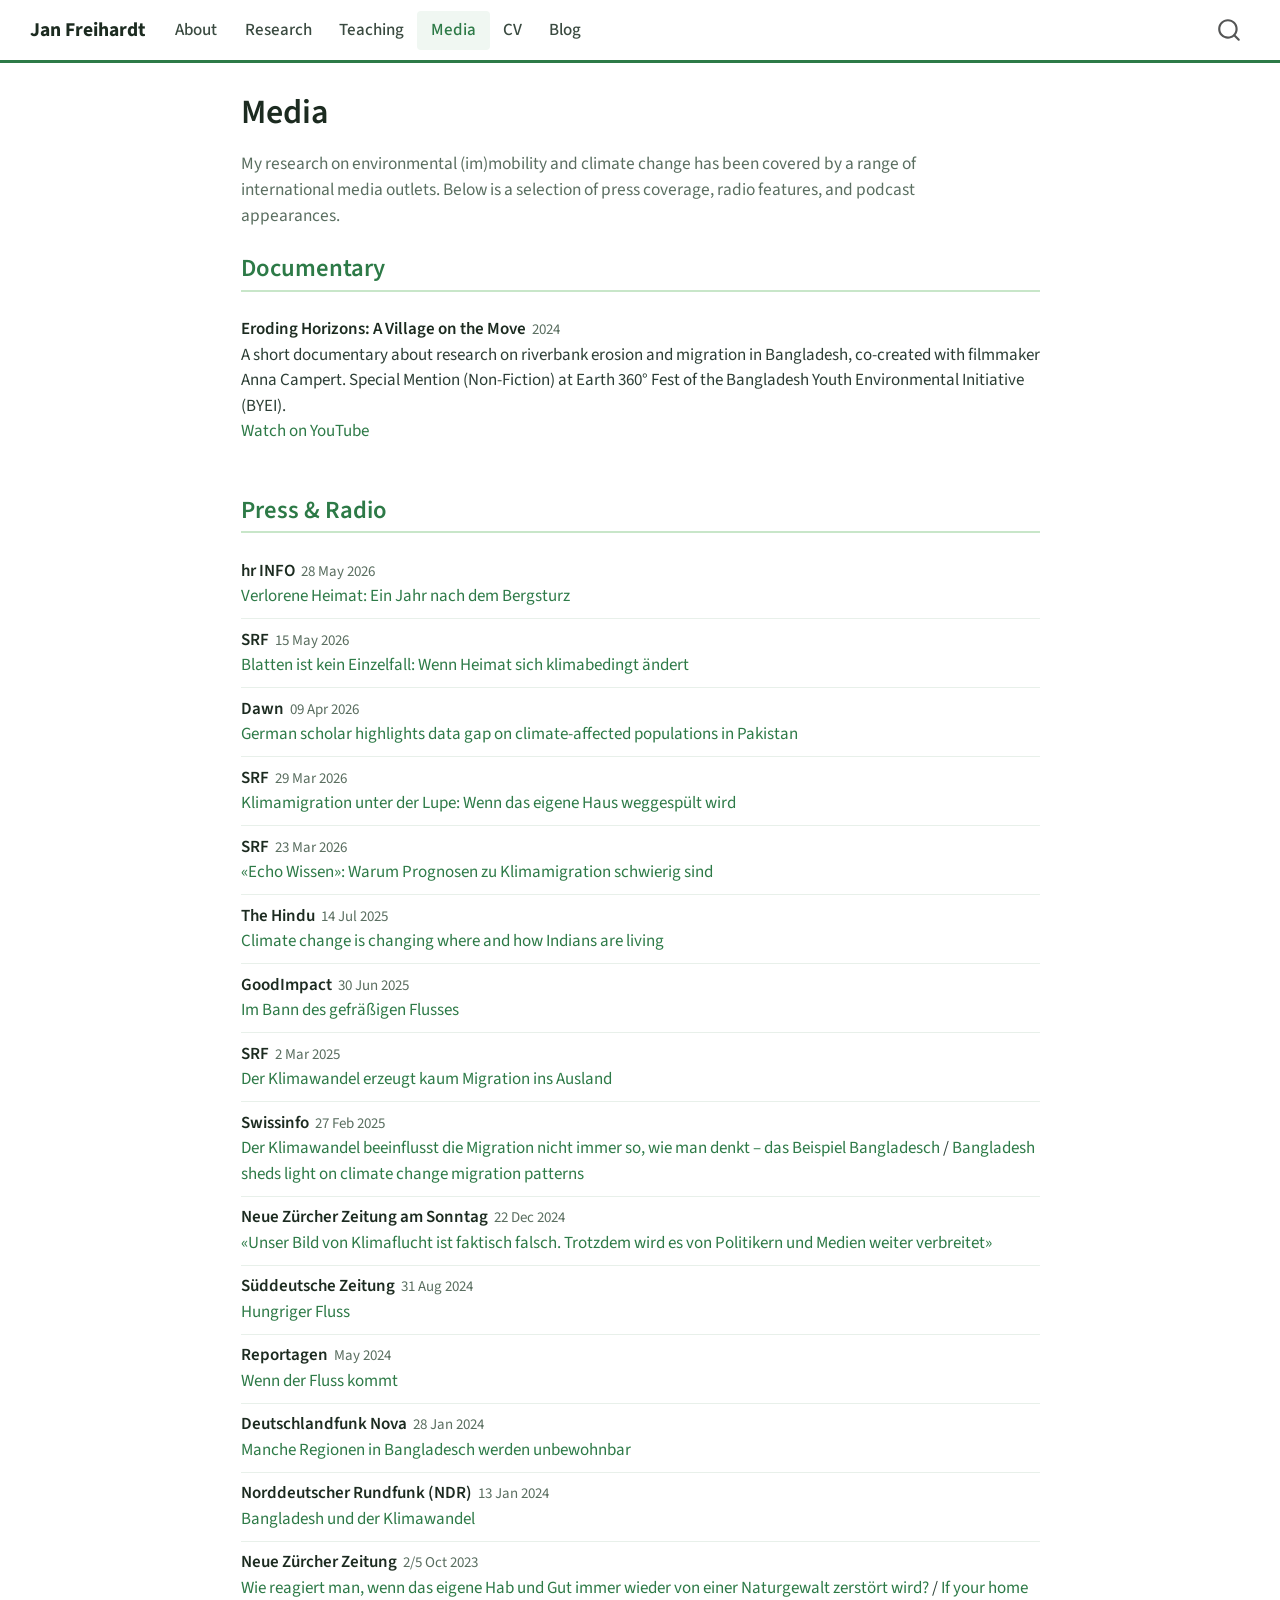
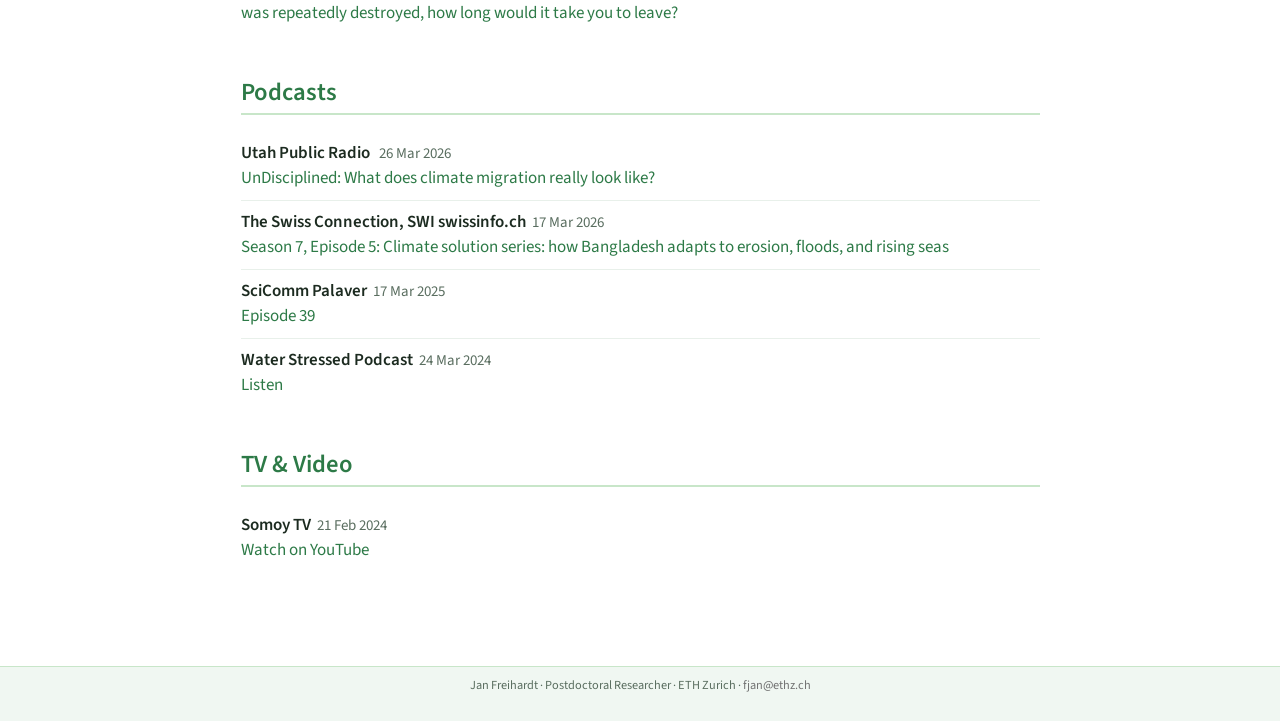
<file: docs/media.html>
<!DOCTYPE html>
<html xmlns="http://www.w3.org/1999/xhtml" lang="en" xml:lang="en"><head>

<meta charset="utf-8">
<meta name="generator" content="quarto-1.9.38">

<meta name="viewport" content="width=device-width, initial-scale=1.0, user-scalable=yes">


<title>Media – Jan Freihardt</title>
<style>
/* Default styles provided by pandoc.
** See https://pandoc.org/MANUAL.html#variables-for-html for config info.
*/
code{white-space: pre-wrap;}
span.smallcaps{font-variant: small-caps;}
div.columns{display: flex; gap: min(4vw, 1.5em);}
div.column{flex: auto; overflow-x: auto;}
div.hanging-indent{margin-left: 1.5em; text-indent: -1.5em;}
ul.task-list{list-style: none;}
ul.task-list li input[type="checkbox"] {
  width: 0.8em;
  margin: 0 0.8em 0.2em -1em; /* quarto-specific, see https://github.com/quarto-dev/quarto-cli/issues/4556 */ 
  vertical-align: middle;
}
</style>


<script src="site_libs/quarto-nav/quarto-nav.js"></script>
<script src="site_libs/quarto-nav/headroom.min.js"></script>
<script src="site_libs/clipboard/clipboard.min.js"></script>
<script src="site_libs/quarto-search/autocomplete.umd.js"></script>
<script src="site_libs/quarto-search/fuse.min.js"></script>
<script src="site_libs/quarto-search/quarto-search.js"></script>
<meta name="quarto:offset" content="./">
<script src="site_libs/quarto-html/quarto.js" type="module"></script>
<script src="site_libs/quarto-html/tabsets/tabsets.js" type="module"></script>
<script src="site_libs/quarto-html/popper.min.js"></script>
<script src="site_libs/quarto-html/tippy.umd.min.js"></script>
<script src="site_libs/quarto-html/anchor.min.js"></script>
<link href="site_libs/quarto-html/tippy.css" rel="stylesheet">
<link href="site_libs/quarto-html/quarto-syntax-highlighting-15634bcf2e68342d4ad2dfa704d543f6.css" rel="stylesheet" id="quarto-text-highlighting-styles">
<script src="site_libs/bootstrap/bootstrap.min.js"></script>
<link href="site_libs/bootstrap/bootstrap-icons.css" rel="stylesheet">
<link href="site_libs/bootstrap/bootstrap-47f2b0d99b5f69882d6cf87fe75c2293.min.css" rel="stylesheet" append-hash="true" id="quarto-bootstrap" data-mode="light">
<script id="quarto-search-options" type="application/json">{
  "location": "navbar",
  "copy-button": false,
  "collapse-after": 3,
  "panel-placement": "end",
  "type": "overlay",
  "limit": 50,
  "keyboard-shortcut": [
    "f",
    "/",
    "s"
  ],
  "show-item-context": false,
  "language": {
    "search-no-results-text": "No results",
    "search-matching-documents-text": "matching documents",
    "search-copy-link-title": "Copy link to search",
    "search-hide-matches-text": "Hide additional matches",
    "search-more-match-text": "more match in this document",
    "search-more-matches-text": "more matches in this document",
    "search-clear-button-title": "Clear",
    "search-text-placeholder": "",
    "search-detached-cancel-button-title": "Cancel",
    "search-submit-button-title": "Submit",
    "search-label": "Search"
  }
}</script>


<link rel="stylesheet" href="styles.css">
</head>

<body class="nav-fixed fullcontent quarto-light">

<div id="quarto-search-results"></div>
  <header id="quarto-header" class="headroom fixed-top">
    <nav class="navbar navbar-expand-lg " data-bs-theme="dark">
      <div class="navbar-container container-fluid">
      <div class="navbar-brand-container mx-auto">
    <a class="navbar-brand" href="./index.html">
    <span class="navbar-title">Jan Freihardt</span>
    </a>
  </div>
            <div id="quarto-search" class="" title="Search"></div>
          <button class="navbar-toggler" type="button" data-bs-toggle="collapse" data-bs-target="#navbarCollapse" aria-controls="navbarCollapse" role="menu" aria-expanded="false" aria-label="Toggle navigation" onclick="if (window.quartoToggleHeadroom) { window.quartoToggleHeadroom(); }">
  <span class="navbar-toggler-icon"></span>
</button>
          <div class="collapse navbar-collapse" id="navbarCollapse">
            <ul class="navbar-nav navbar-nav-scroll me-auto">
  <li class="nav-item">
    <a class="nav-link" href="./index.html"> 
<span class="menu-text">About</span></a>
  </li>  
  <li class="nav-item">
    <a class="nav-link" href="./research.html"> 
<span class="menu-text">Research</span></a>
  </li>  
  <li class="nav-item">
    <a class="nav-link" href="./teaching.html"> 
<span class="menu-text">Teaching</span></a>
  </li>  
  <li class="nav-item">
    <a class="nav-link active" href="./media.html" aria-current="page"> 
<span class="menu-text">Media</span></a>
  </li>  
  <li class="nav-item">
    <a class="nav-link" href="./cv.html"> 
<span class="menu-text">CV</span></a>
  </li>  
  <li class="nav-item">
    <a class="nav-link" href="https://notspicynotsexy.com/" target="_blank"> 
<span class="menu-text">Blog</span></a>
  </li>  
</ul>
          </div> <!-- /navcollapse -->
            <div class="quarto-navbar-tools">
</div>
      </div> <!-- /container-fluid -->
    </nav>
</header>
<!-- content -->
<div id="quarto-content" class="quarto-container page-columns page-rows-contents page-layout-article page-navbar">
<!-- sidebar -->
<!-- margin-sidebar -->
    
<!-- main -->
<main class="content" id="quarto-document-content">

<header id="title-block-header" class="quarto-title-block default">
<div class="quarto-title">
<h1 class="title">Media</h1>
</div>



<div class="quarto-title-meta">

    
  
    
  </div>
  


</header>


<div class="section-intro">
<p>My research on environmental (im)mobility and climate change has been covered by a range of international media outlets. Below is a selection of press coverage, radio features, and podcast appearances.</p>
</div>
<section id="documentary" class="level2">
<h2 class="anchored" data-anchor-id="documentary">Documentary</h2>
<ul class="media-list">
<li>
<span class="media-outlet">Eroding Horizons: A Village on the Move</span><span class="media-date">2024</span><br> A short documentary about research on riverbank erosion and migration in Bangladesh, co-created with filmmaker Anna Campert. Special Mention (Non-Fiction) at Earth 360° Fest of the Bangladesh Youth Environmental Initiative (BYEI).<br> <a href="https://www.youtube.com/watch?v=d44LCujw6pk">Watch on YouTube</a>
</li>
</ul>
</section>
<section id="press-radio" class="level2">
<h2 class="anchored" data-anchor-id="press-radio">Press &amp; Radio</h2>
<ul class="media-list">
<li>
<span class="media-outlet">hr INFO</span><span class="media-date">28 May 2026</span><br> <a href="https://www.ardsounds.de/episode/urn:ard:episode:76da1284063d8220/">Verlorene Heimat: Ein Jahr nach dem Bergsturz</a>
</li>
<li>
<span class="media-outlet">SRF</span><span class="media-date">15 May 2026</span><br> <a href="https://www.srf.ch/news/schweiz/nach-bergsturz-im-loetschental-blatten-ist-kein-einzelfall-wenn-heimat-sich-klimabedingt-aendert">Blatten ist kein Einzelfall: Wenn Heimat sich klimabedingt ändert</a>
</li>
<li>
<span class="media-outlet">Dawn</span><span class="media-date">09 Apr 2026</span><br> <a href="https://www.dawn.com/news/1990085/german-scholar-highlights-data-gap-on-climate-affected-populations-in-pakistan">German scholar highlights data gap on climate-affected populations in Pakistan</a>
</li>
<li>
<span class="media-outlet">SRF</span><span class="media-date">29 Mar 2026</span><br> <a href="https://www.srf.ch/wissen/klimawandel/klimamigration-unter-der-lupe-wenn-das-eigene-haus-weggespuelt-wird">Klimamigration unter der Lupe: Wenn das eigene Haus weggespült wird</a>
</li>
<li>
<span class="media-outlet">SRF</span><span class="media-date">23 Mar 2026</span><br> <a href="https://www.srf.ch/audio/echo-der-zeit/echo-wissen-warum-prognosen-zu-klimamigration-schwierig-sind?partId=ICW6-FCRZWf6EGUnF4XpYI9xk3E">«Echo Wissen»: Warum Prognosen zu Klimamigration schwierig sind</a>
</li>
<li>
<span class="media-outlet">The Hindu</span><span class="media-date">14 Jul 2025</span><br> <a href="https://www.thehindu.com/sci-tech/energy-and-environment/climate-change-internal-migration-changing-where-how-indians-living/article69807089.ece">Climate change is changing where and how Indians are living</a>
</li>
<li>
<span class="media-outlet">GoodImpact</span><span class="media-date">30 Jun 2025</span><br> <a href="https://goodimpact.eu/recherche/im-bann-des-gefrasigen-flusses/">Im Bann des gefräßigen Flusses</a>
</li>
<li>
<span class="media-outlet">SRF</span><span class="media-date">2 Mar 2025</span><br> <a href="https://www.srf.ch/news/dialog/eth-studie-zu-bangladesch-der-klimawandel-erzeugt-kaum-migration-ins-ausland">Der Klimawandel erzeugt kaum Migration ins Ausland</a>
</li>
<li>
<span class="media-outlet">Swissinfo</span><span class="media-date">27 Feb 2025</span><br> <a href="https://www.swissinfo.ch/ger/aussenpolitik/der-klimawandel-beeinflusst-die-migration-aber-nicht-immer-so-wie-man-denkt-das-beispiel-bangladesch/88891423">Der Klimawandel beeinflusst die Migration nicht immer so, wie man denkt – das Beispiel Bangladesch</a> / <a href="https://www.swissinfo.ch/eng/foreign-affairs/bangladesh-sheds-light-on-climate-change-migration-patterns/88942372?utm_source=multiple&amp;utm_medium=website&amp;utm_campaign=bundle-front1_en&amp;utm_content=o&amp;utm_term=wpblock_teaser-bundle">Bangladesh sheds light on climate change migration patterns</a>
</li>
<li>
<span class="media-outlet">Neue Zürcher Zeitung am Sonntag</span><span class="media-date">22 Dec 2024</span><br> <a href="https://www.nzz.ch/wissenschaft/klimaflucht-narrativ-ist-faktisch-falsch-ld.1861230">«Unser Bild von Klimaflucht ist faktisch falsch. Trotzdem wird es von Politikern und Medien weiter verbreitet»</a>
</li>
<li>
<span class="media-outlet">Süddeutsche Zeitung</span><span class="media-date">31 Aug 2024</span><br> <a href="https://www.sueddeutsche.de/projekte/artikel/wissen/klimaflucht-bangladesch-jamuna-e155165/?reduced=true">Hungriger Fluss</a>
</li>
<li>
<span class="media-outlet">Reportagen</span><span class="media-date">May 2024</span><br> <a href="https://reportagen.com/reportage/wenn-der-fluss-kommt/">Wenn der Fluss kommt</a>
</li>
<li>
<span class="media-outlet">Deutschlandfunk Nova</span><span class="media-date">28 Jan 2024</span><br> <a href="https://share.deutschlandradio.de/dlf-audiothek-audio-teilen.html?mdm:audio_id=dira_DRW_7c8c33fe">Manche Regionen in Bangladesch werden unbewohnbar</a>
</li>
<li>
<span class="media-outlet">Norddeutscher Rundfunk (NDR)</span><span class="media-date">13 Jan 2024</span><br> <a href="https://www.ndr.de/nachrichten/info/Bangladesh-und-der-Klimawandel,audio1549170.html">Bangladesh und der Klimawandel</a>
</li>
<li>
<span class="media-outlet">Neue Zürcher Zeitung</span><span class="media-date">2/5 Oct 2023</span><br> <a href="https://www.nzz.ch/wissenschaft/diese-menschen-leben-mit-der-staendigen-gefahr-alles-in-fluten-zu-verlieren-und-zeigen-wie-klima-migration-funktioniert-ld.1749807?reduced=true">Wie reagiert man, wenn das eigene Hab und Gut immer wieder von einer Naturgewalt zerstört wird?</a> / <a href="https://www.nzz.ch/english/villages-along-flood-prone-river-offer-new-climate-migration-insights-ld.1759247">If your home was repeatedly destroyed, how long would it take you to leave?</a>
</li>
</ul>
</section>
<section id="podcasts" class="level2">
<h2 class="anchored" data-anchor-id="podcasts">Podcasts</h2>
<ul class="media-list">
<li>
<span class="media-outlet">Utah Public Radio </span><span class="media-date">26 Mar 2026</span><br> <a href="https://www.upr.org/show/undisciplined/2026-03-26/undisciplined-what-does-climate-migration-really-look-like">UnDisciplined: What does climate migration really look like?</a>
</li>
<li>
<span class="media-outlet">The Swiss Connection, SWI swissinfo.ch</span><span class="media-date">17 Mar 2026</span><br> <a href="https://www.buzzsprout.com/910414/episodes/18816081">Season 7, Episode 5: Climate solution series: how Bangladesh adapts to erosion, floods, and rising seas</a>
</li>
<li>
<span class="media-outlet">SciComm Palaver</span><span class="media-date">17 Mar 2025</span><br> <a href="https://sabinegysi.ch/scicomm-palaver-episode-39/">Episode 39</a>
</li>
<li>
<span class="media-outlet">Water Stressed Podcast</span><span class="media-date">24 Mar 2024</span><br> <a href="https://open.acast.com/public/streams/638b10408f875f00102f5aa8/episodes/660154257143f70017a27c6e.mp3">Listen</a>
</li>
</ul>
</section>
<section id="tv-video" class="level2">
<h2 class="anchored" data-anchor-id="tv-video">TV &amp; Video</h2>
<ul class="media-list">
<li>
<span class="media-outlet">Somoy TV</span><span class="media-date">21 Feb 2024</span><br> <a href="https://www.youtube.com/watch?v=lKSQ3iwhjTM">Watch on YouTube</a>
</li>
</ul>


</section>

</main> <!-- /main -->
<script id="quarto-html-after-body" type="application/javascript">
  window.document.addEventListener("DOMContentLoaded", function (event) {
    const icon = "";
    const anchorJS = new window.AnchorJS();
    anchorJS.options = {
      placement: 'right',
      icon: icon
    };
    anchorJS.add('.anchored');
    const isCodeAnnotation = (el) => {
      for (const clz of el.classList) {
        if (clz.startsWith('code-annotation-')) {                     
          return true;
        }
      }
      return false;
    }
    const onCopySuccess = function(e) {
      // button target
      const button = e.trigger;
      // don't keep focus
      button.blur();
      // flash "checked"
      button.classList.add('code-copy-button-checked');
      var currentTitle = button.getAttribute("title");
      button.setAttribute("title", "Copied!");
      let tooltip;
      if (window.bootstrap) {
        button.setAttribute("data-bs-toggle", "tooltip");
        button.setAttribute("data-bs-placement", "left");
        button.setAttribute("data-bs-title", "Copied!");
        tooltip = new bootstrap.Tooltip(button, 
          { trigger: "manual", 
            customClass: "code-copy-button-tooltip",
            offset: [0, -8]});
        tooltip.show();    
      }
      setTimeout(function() {
        if (tooltip) {
          tooltip.hide();
          button.removeAttribute("data-bs-title");
          button.removeAttribute("data-bs-toggle");
          button.removeAttribute("data-bs-placement");
        }
        button.setAttribute("title", currentTitle);
        button.classList.remove('code-copy-button-checked');
      }, 1000);
      // clear code selection
      e.clearSelection();
    }
    const getTextToCopy = function(trigger) {
      const outerScaffold = trigger.parentElement.cloneNode(true);
      const codeEl = outerScaffold.querySelector('code');
      for (const childEl of codeEl.children) {
        if (isCodeAnnotation(childEl)) {
          childEl.remove();
        }
      }
      return codeEl.innerText;
    }
    const clipboard = new window.ClipboardJS('.code-copy-button:not([data-in-quarto-modal])', {
      text: getTextToCopy
    });
    clipboard.on('success', onCopySuccess);
    if (window.document.getElementById('quarto-embedded-source-code-modal')) {
      const clipboardModal = new window.ClipboardJS('.code-copy-button[data-in-quarto-modal]', {
        text: getTextToCopy,
        container: window.document.getElementById('quarto-embedded-source-code-modal')
      });
      clipboardModal.on('success', onCopySuccess);
    }
      var localhostRegex = new RegExp(/^(?:http|https):\/\/localhost\:?[0-9]*\//);
      var mailtoRegex = new RegExp(/^mailto:/);
        var filterRegex = new RegExp("https:\/\/janfreihardt\.com");
      var isInternal = (href) => {
          return filterRegex.test(href) || localhostRegex.test(href) || mailtoRegex.test(href);
      }
      // Inspect non-navigation links and adorn them if external
     var links = window.document.querySelectorAll('a[href]:not(.nav-link):not(.navbar-brand):not(.toc-action):not(.sidebar-link):not(.sidebar-item-toggle):not(.pagination-link):not(.no-external):not([aria-hidden]):not(.dropdown-item):not(.quarto-navigation-tool):not(.about-link)');
      for (var i=0; i<links.length; i++) {
        const link = links[i];
        if (!isInternal(link.href)) {
          // undo the damage that might have been done by quarto-nav.js in the case of
          // links that we want to consider external
          if (link.dataset.originalHref !== undefined) {
            link.href = link.dataset.originalHref;
          }
            // target, if specified
            link.setAttribute("target", "_blank");
            if (link.getAttribute("rel") === null) {
              link.setAttribute("rel", "noopener");
            }
        }
      }
    function tippyHover(el, contentFn, onTriggerFn, onUntriggerFn) {
      const config = {
        allowHTML: true,
        maxWidth: 500,
        delay: 100,
        arrow: false,
        appendTo: function(el) {
            return el.parentElement;
        },
        interactive: true,
        interactiveBorder: 10,
        theme: 'quarto',
        placement: 'bottom-start',
      };
      if (contentFn) {
        config.content = contentFn;
      }
      if (onTriggerFn) {
        config.onTrigger = onTriggerFn;
      }
      if (onUntriggerFn) {
        config.onUntrigger = onUntriggerFn;
      }
      window.tippy(el, config); 
    }
    const noterefs = window.document.querySelectorAll('a[role="doc-noteref"]');
    for (var i=0; i<noterefs.length; i++) {
      const ref = noterefs[i];
      tippyHover(ref, function() {
        // use id or data attribute instead here
        let href = ref.getAttribute('data-footnote-href') || ref.getAttribute('href');
        try { href = new URL(href).hash; } catch {}
        const id = href.replace(/^#\/?/, "");
        const note = window.document.getElementById(id);
        if (note) {
          return note.innerHTML;
        } else {
          return "";
        }
      });
    }
    const xrefs = window.document.querySelectorAll('a.quarto-xref');
    const processXRef = (id, note) => {
      // Strip column container classes
      const stripColumnClz = (el) => {
        el.classList.remove("page-full", "page-columns");
        if (el.children) {
          for (const child of el.children) {
            stripColumnClz(child);
          }
        }
      }
      stripColumnClz(note)
      if (id === null || id.startsWith('sec-')) {
        // Special case sections, only their first couple elements
        const container = document.createElement("div");
        if (note.children && note.children.length > 2) {
          container.appendChild(note.children[0].cloneNode(true));
          for (let i = 1; i < note.children.length; i++) {
            const child = note.children[i];
            if (child.tagName === "P" && child.innerText === "") {
              continue;
            } else {
              container.appendChild(child.cloneNode(true));
              break;
            }
          }
          if (window.Quarto?.typesetMath) {
            window.Quarto.typesetMath(container);
          }
          return container.innerHTML
        } else {
          if (window.Quarto?.typesetMath) {
            window.Quarto.typesetMath(note);
          }
          return note.innerHTML;
        }
      } else {
        // Remove any anchor links if they are present
        const anchorLink = note.querySelector('a.anchorjs-link');
        if (anchorLink) {
          anchorLink.remove();
        }
        if (window.Quarto?.typesetMath) {
          window.Quarto.typesetMath(note);
        }
        if (note.classList.contains("callout")) {
          return note.outerHTML;
        } else {
          return note.innerHTML;
        }
      }
    }
    for (var i=0; i<xrefs.length; i++) {
      const xref = xrefs[i];
      tippyHover(xref, undefined, function(instance) {
        instance.disable();
        let url = xref.getAttribute('href');
        let hash = undefined; 
        if (url.startsWith('#')) {
          hash = url;
        } else {
          try { hash = new URL(url).hash; } catch {}
        }
        if (hash) {
          const id = hash.replace(/^#\/?/, "");
          const note = window.document.getElementById(id);
          if (note !== null) {
            try {
              const html = processXRef(id, note.cloneNode(true));
              instance.setContent(html);
            } finally {
              instance.enable();
              instance.show();
            }
          } else {
            // See if we can fetch this
            fetch(url.split('#')[0])
            .then(res => res.text())
            .then(html => {
              const parser = new DOMParser();
              const htmlDoc = parser.parseFromString(html, "text/html");
              const note = htmlDoc.getElementById(id);
              if (note !== null) {
                const html = processXRef(id, note);
                instance.setContent(html);
              } 
            }).finally(() => {
              instance.enable();
              instance.show();
            });
          }
        } else {
          // See if we can fetch a full url (with no hash to target)
          // This is a special case and we should probably do some content thinning / targeting
          fetch(url)
          .then(res => res.text())
          .then(html => {
            const parser = new DOMParser();
            const htmlDoc = parser.parseFromString(html, "text/html");
            const note = htmlDoc.querySelector('main.content');
            if (note !== null) {
              // This should only happen for chapter cross references
              // (since there is no id in the URL)
              // remove the first header
              if (note.children.length > 0 && note.children[0].tagName === "HEADER") {
                note.children[0].remove();
              }
              const html = processXRef(null, note);
              instance.setContent(html);
            } 
          }).finally(() => {
            instance.enable();
            instance.show();
          });
        }
      }, function(instance) {
      });
    }
        let selectedAnnoteEl;
        const selectorForAnnotation = ( cell, annotation) => {
          let cellAttr = 'data-code-cell="' + cell + '"';
          let lineAttr = 'data-code-annotation="' +  annotation + '"';
          const selector = 'span[' + cellAttr + '][' + lineAttr + ']';
          return selector;
        }
        const selectCodeLines = (annoteEl) => {
          const doc = window.document;
          const targetCell = annoteEl.getAttribute("data-target-cell");
          const targetAnnotation = annoteEl.getAttribute("data-target-annotation");
          const annoteSpan = window.document.querySelector(selectorForAnnotation(targetCell, targetAnnotation));
          const lines = annoteSpan.getAttribute("data-code-lines").split(",");
          const lineIds = lines.map((line) => {
            return targetCell + "-" + line;
          })
          let top = null;
          let height = null;
          let parent = null;
          if (lineIds.length > 0) {
              //compute the position of the single el (top and bottom and make a div)
              const el = window.document.getElementById(lineIds[0]);
              top = el.offsetTop;
              height = el.offsetHeight;
              parent = el.parentElement.parentElement;
            if (lineIds.length > 1) {
              const lastEl = window.document.getElementById(lineIds[lineIds.length - 1]);
              const bottom = lastEl.offsetTop + lastEl.offsetHeight;
              height = bottom - top;
            }
            if (top !== null && height !== null && parent !== null) {
              // cook up a div (if necessary) and position it 
              let div = window.document.getElementById("code-annotation-line-highlight");
              if (div === null) {
                div = window.document.createElement("div");
                div.setAttribute("id", "code-annotation-line-highlight");
                div.style.position = 'absolute';
                parent.appendChild(div);
              }
              div.style.top = top - 2 + "px";
              div.style.height = height + 4 + "px";
              div.style.left = 0;
              let gutterDiv = window.document.getElementById("code-annotation-line-highlight-gutter");
              if (gutterDiv === null) {
                gutterDiv = window.document.createElement("div");
                gutterDiv.setAttribute("id", "code-annotation-line-highlight-gutter");
                gutterDiv.style.position = 'absolute';
                const codeCell = window.document.getElementById(targetCell);
                const gutter = codeCell.querySelector('.code-annotation-gutter');
                gutter.appendChild(gutterDiv);
              }
              gutterDiv.style.top = top - 2 + "px";
              gutterDiv.style.height = height + 4 + "px";
            }
            selectedAnnoteEl = annoteEl;
          }
        };
        const unselectCodeLines = () => {
          const elementsIds = ["code-annotation-line-highlight", "code-annotation-line-highlight-gutter"];
          elementsIds.forEach((elId) => {
            const div = window.document.getElementById(elId);
            if (div) {
              div.remove();
            }
          });
          selectedAnnoteEl = undefined;
        };
          // Handle positioning of the toggle
      window.addEventListener(
        "resize",
        throttle(() => {
          elRect = undefined;
          if (selectedAnnoteEl) {
            selectCodeLines(selectedAnnoteEl);
          }
        }, 10)
      );
      function throttle(fn, ms) {
      let throttle = false;
      let timer;
        return (...args) => {
          if(!throttle) { // first call gets through
              fn.apply(this, args);
              throttle = true;
          } else { // all the others get throttled
              if(timer) clearTimeout(timer); // cancel #2
              timer = setTimeout(() => {
                fn.apply(this, args);
                timer = throttle = false;
              }, ms);
          }
        };
      }
        // Attach click handler to the DT
        const annoteDls = window.document.querySelectorAll('dt[data-target-cell]');
        for (const annoteDlNode of annoteDls) {
          annoteDlNode.addEventListener('click', (event) => {
            const clickedEl = event.target;
            if (clickedEl !== selectedAnnoteEl) {
              unselectCodeLines();
              const activeEl = window.document.querySelector('dt[data-target-cell].code-annotation-active');
              if (activeEl) {
                activeEl.classList.remove('code-annotation-active');
              }
              selectCodeLines(clickedEl);
              clickedEl.classList.add('code-annotation-active');
            } else {
              // Unselect the line
              unselectCodeLines();
              clickedEl.classList.remove('code-annotation-active');
            }
          });
        }
    const findCites = (el) => {
      const parentEl = el.parentElement;
      if (parentEl) {
        const cites = parentEl.dataset.cites;
        if (cites) {
          return {
            el,
            cites: cites.split(' ')
          };
        } else {
          return findCites(el.parentElement)
        }
      } else {
        return undefined;
      }
    };
    var bibliorefs = window.document.querySelectorAll('a[role="doc-biblioref"]');
    for (var i=0; i<bibliorefs.length; i++) {
      const ref = bibliorefs[i];
      const citeInfo = findCites(ref);
      if (citeInfo) {
        tippyHover(citeInfo.el, function() {
          var popup = window.document.createElement('div');
          citeInfo.cites.forEach(function(cite) {
            var citeDiv = window.document.createElement('div');
            citeDiv.classList.add('hanging-indent');
            citeDiv.classList.add('csl-entry');
            var biblioDiv = window.document.getElementById('ref-' + cite);
            if (biblioDiv) {
              citeDiv.innerHTML = biblioDiv.innerHTML;
            }
            popup.appendChild(citeDiv);
          });
          return popup.innerHTML;
        });
      }
    }
  });
  </script>
</div> <!-- /content -->
<footer class="footer">
  <div class="nav-footer">
    <div class="nav-footer-left">
      &nbsp;
    </div>   
    <div class="nav-footer-center">
<p>Jan Freihardt · Postdoctoral Researcher · ETH Zurich · <a href="mailto:fjan@ethz.ch">fjan@ethz.ch</a></p>
</div>
    <div class="nav-footer-right">
      &nbsp;
    </div>
  </div>
</footer>




</body></html>
</file>
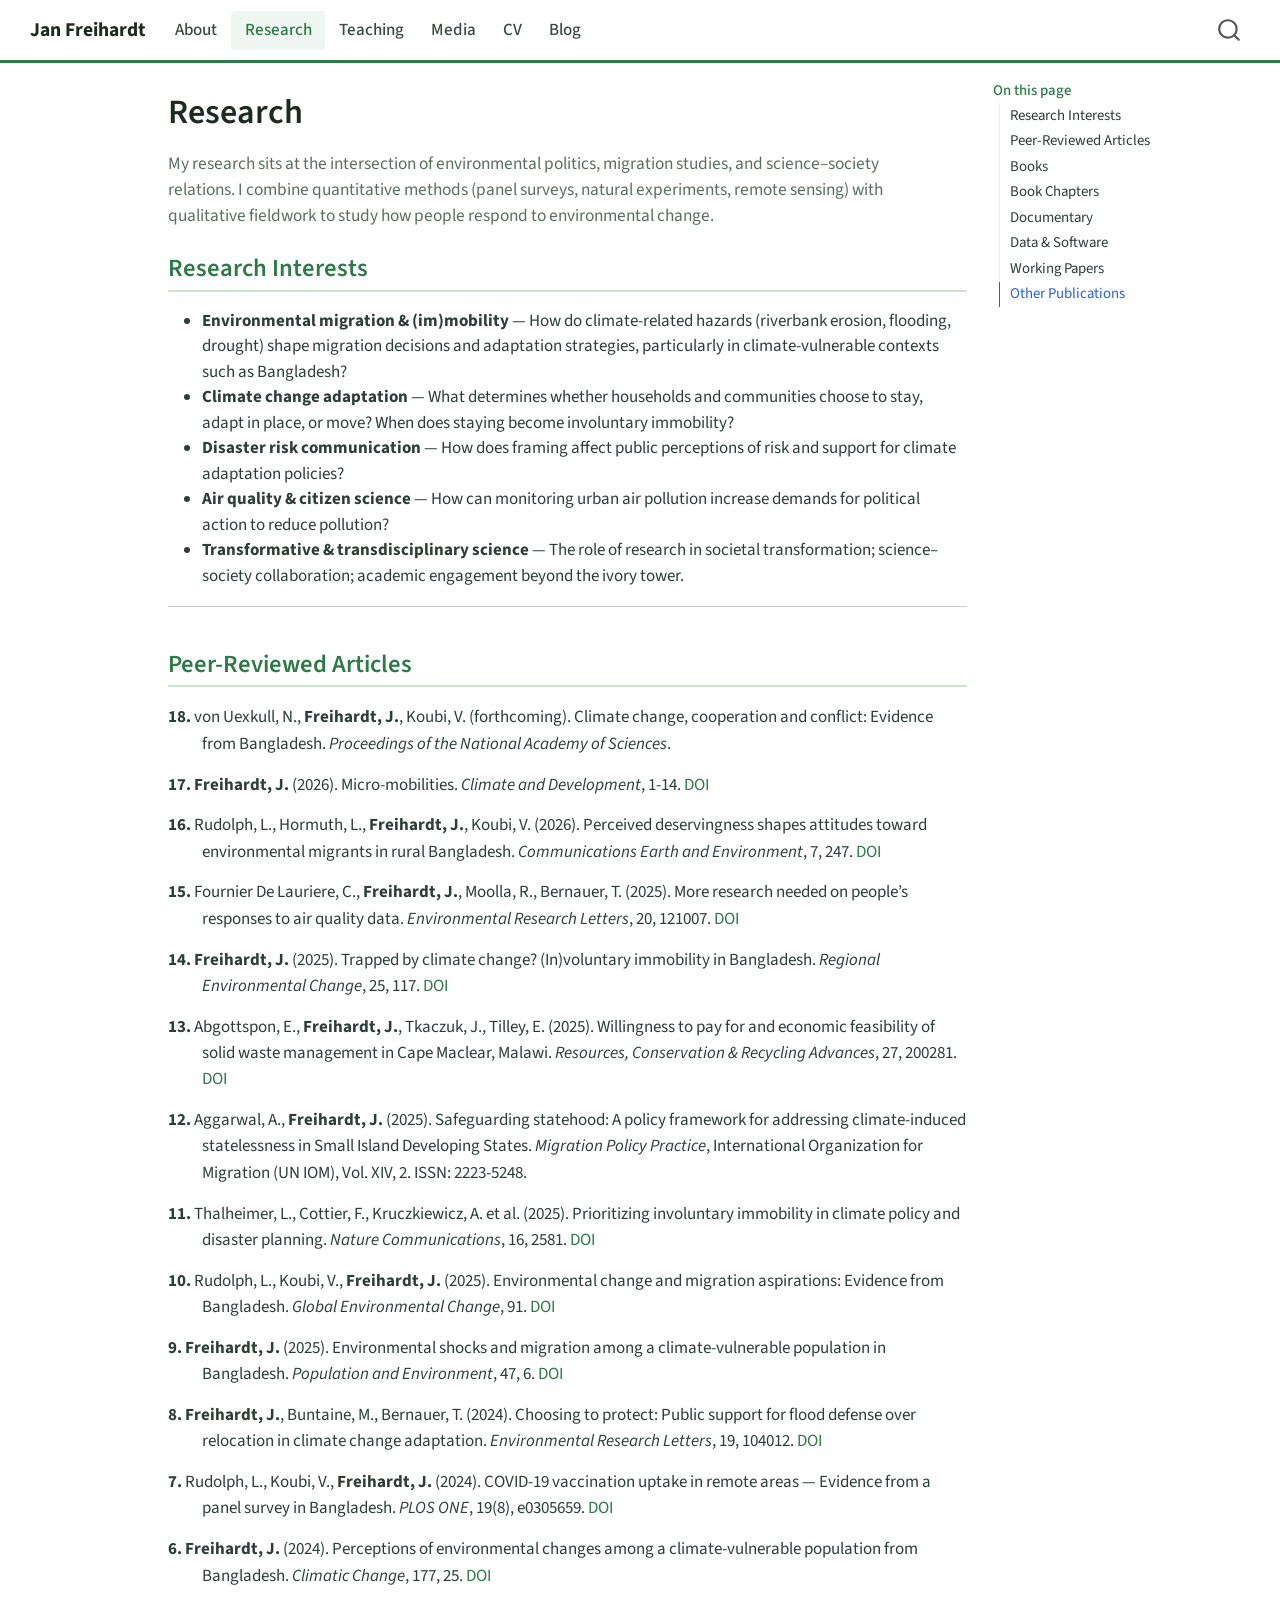
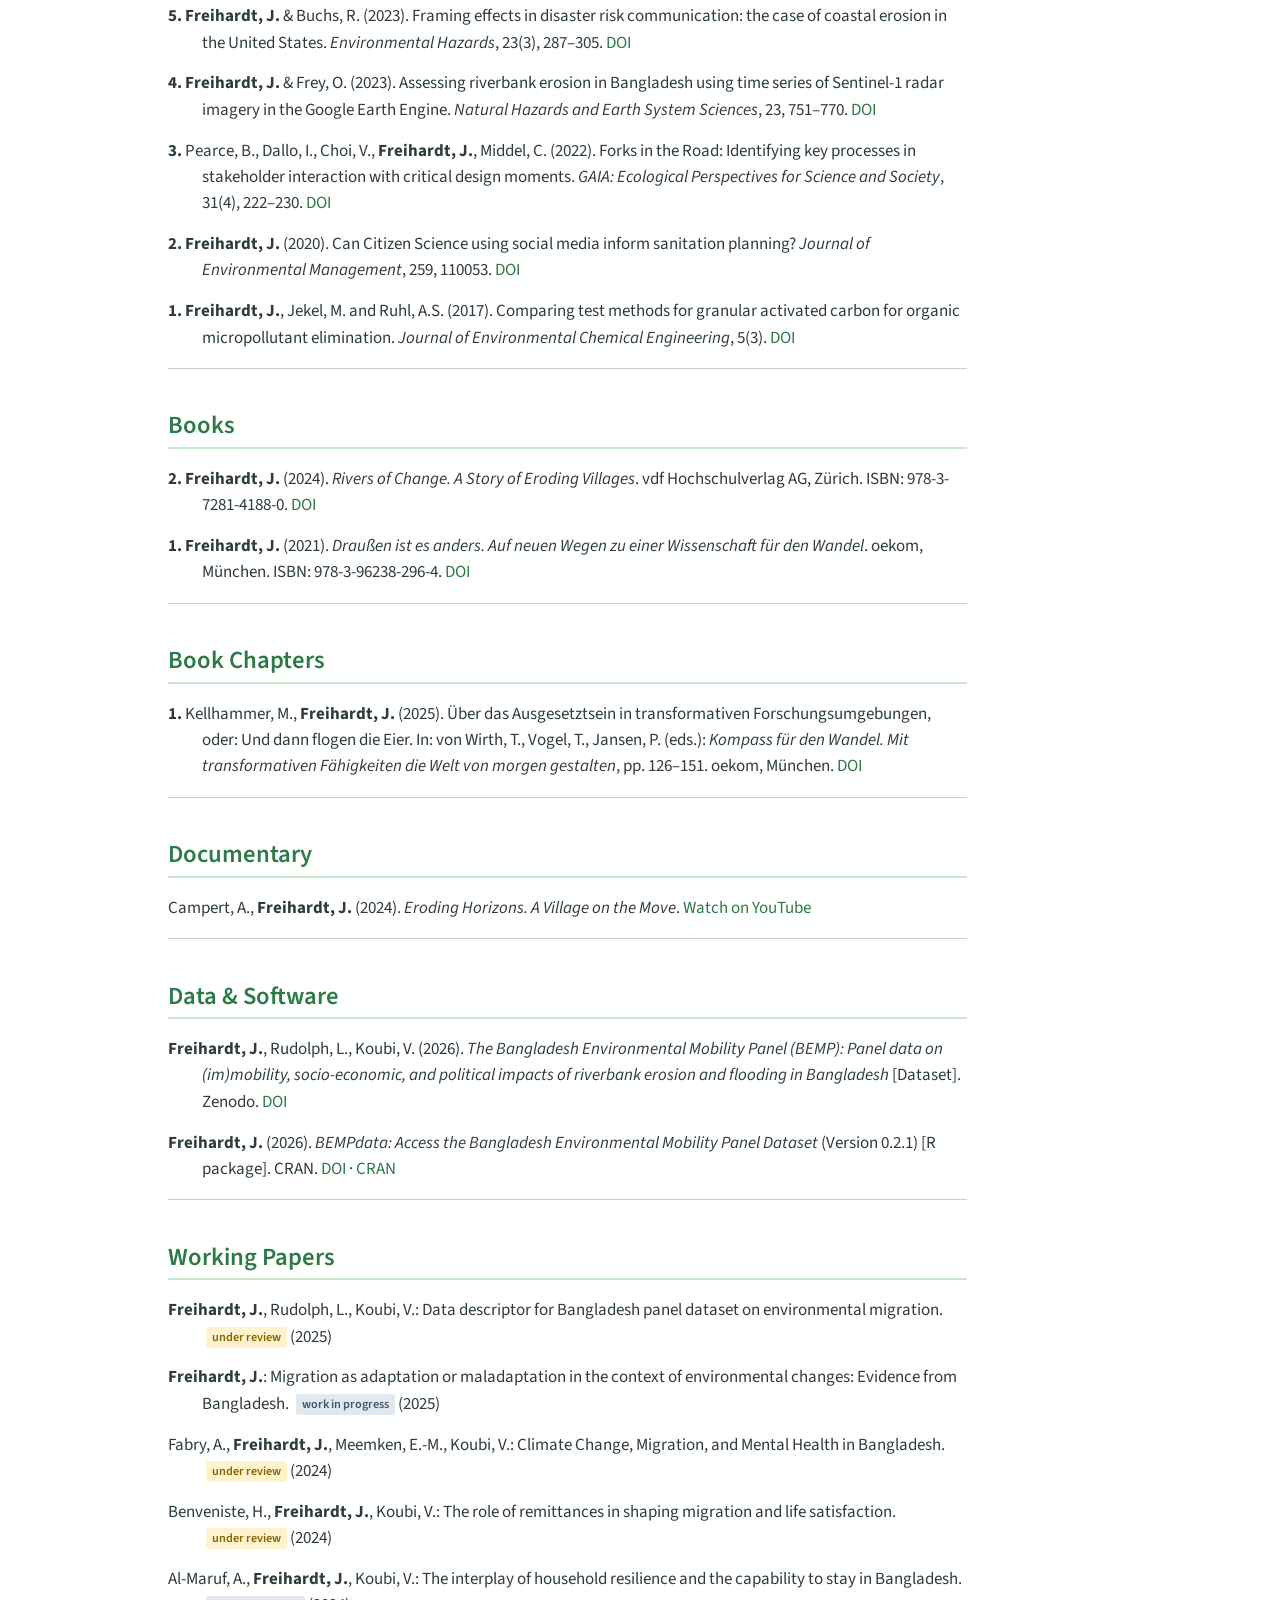
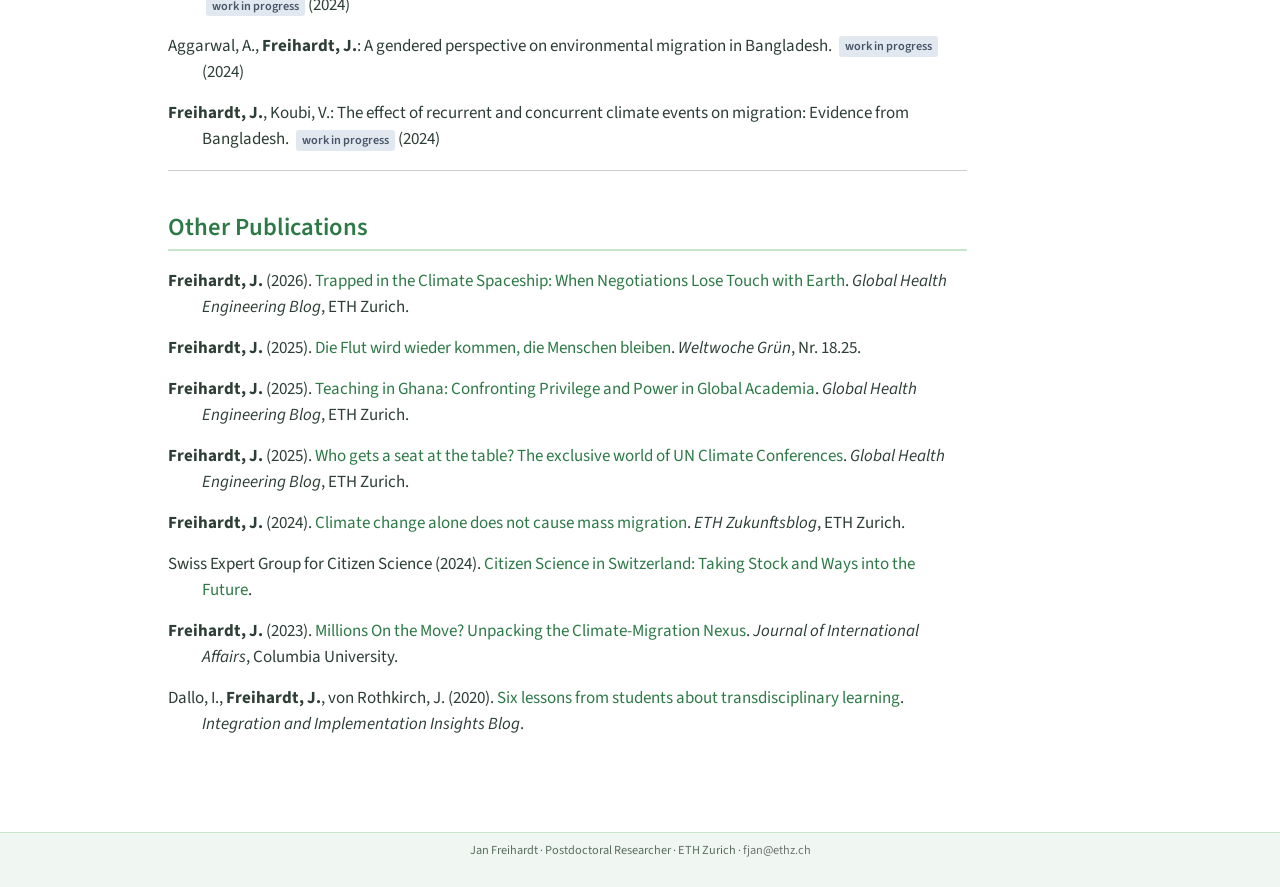
<file: docs/research.html>
<!DOCTYPE html>
<html xmlns="http://www.w3.org/1999/xhtml" lang="en" xml:lang="en"><head>

<meta charset="utf-8">
<meta name="generator" content="quarto-1.9.38">

<meta name="viewport" content="width=device-width, initial-scale=1.0, user-scalable=yes">


<title>Research – Jan Freihardt</title>
<style>
/* Default styles provided by pandoc.
** See https://pandoc.org/MANUAL.html#variables-for-html for config info.
*/
code{white-space: pre-wrap;}
span.smallcaps{font-variant: small-caps;}
div.columns{display: flex; gap: min(4vw, 1.5em);}
div.column{flex: auto; overflow-x: auto;}
div.hanging-indent{margin-left: 1.5em; text-indent: -1.5em;}
ul.task-list{list-style: none;}
ul.task-list li input[type="checkbox"] {
  width: 0.8em;
  margin: 0 0.8em 0.2em -1em; /* quarto-specific, see https://github.com/quarto-dev/quarto-cli/issues/4556 */ 
  vertical-align: middle;
}
</style>


<script src="site_libs/quarto-nav/quarto-nav.js"></script>
<script src="site_libs/quarto-nav/headroom.min.js"></script>
<script src="site_libs/clipboard/clipboard.min.js"></script>
<script src="site_libs/quarto-search/autocomplete.umd.js"></script>
<script src="site_libs/quarto-search/fuse.min.js"></script>
<script src="site_libs/quarto-search/quarto-search.js"></script>
<meta name="quarto:offset" content="./">
<script src="site_libs/quarto-html/quarto.js" type="module"></script>
<script src="site_libs/quarto-html/tabsets/tabsets.js" type="module"></script>
<script src="site_libs/quarto-html/popper.min.js"></script>
<script src="site_libs/quarto-html/tippy.umd.min.js"></script>
<script src="site_libs/quarto-html/anchor.min.js"></script>
<link href="site_libs/quarto-html/tippy.css" rel="stylesheet">
<link href="site_libs/quarto-html/quarto-syntax-highlighting-15634bcf2e68342d4ad2dfa704d543f6.css" rel="stylesheet" id="quarto-text-highlighting-styles">
<script src="site_libs/bootstrap/bootstrap.min.js"></script>
<link href="site_libs/bootstrap/bootstrap-icons.css" rel="stylesheet">
<link href="site_libs/bootstrap/bootstrap-47f2b0d99b5f69882d6cf87fe75c2293.min.css" rel="stylesheet" append-hash="true" id="quarto-bootstrap" data-mode="light">
<script id="quarto-search-options" type="application/json">{
  "location": "navbar",
  "copy-button": false,
  "collapse-after": 3,
  "panel-placement": "end",
  "type": "overlay",
  "limit": 50,
  "keyboard-shortcut": [
    "f",
    "/",
    "s"
  ],
  "show-item-context": false,
  "language": {
    "search-no-results-text": "No results",
    "search-matching-documents-text": "matching documents",
    "search-copy-link-title": "Copy link to search",
    "search-hide-matches-text": "Hide additional matches",
    "search-more-match-text": "more match in this document",
    "search-more-matches-text": "more matches in this document",
    "search-clear-button-title": "Clear",
    "search-text-placeholder": "",
    "search-detached-cancel-button-title": "Cancel",
    "search-submit-button-title": "Submit",
    "search-label": "Search"
  }
}</script>


<link rel="stylesheet" href="styles.css">
</head>

<body class="nav-fixed quarto-light">

<div id="quarto-search-results"></div>
  <header id="quarto-header" class="headroom fixed-top">
    <nav class="navbar navbar-expand-lg " data-bs-theme="dark">
      <div class="navbar-container container-fluid">
      <div class="navbar-brand-container mx-auto">
    <a class="navbar-brand" href="./index.html">
    <span class="navbar-title">Jan Freihardt</span>
    </a>
  </div>
            <div id="quarto-search" class="" title="Search"></div>
          <button class="navbar-toggler" type="button" data-bs-toggle="collapse" data-bs-target="#navbarCollapse" aria-controls="navbarCollapse" role="menu" aria-expanded="false" aria-label="Toggle navigation" onclick="if (window.quartoToggleHeadroom) { window.quartoToggleHeadroom(); }">
  <span class="navbar-toggler-icon"></span>
</button>
          <div class="collapse navbar-collapse" id="navbarCollapse">
            <ul class="navbar-nav navbar-nav-scroll me-auto">
  <li class="nav-item">
    <a class="nav-link" href="./index.html"> 
<span class="menu-text">About</span></a>
  </li>  
  <li class="nav-item">
    <a class="nav-link active" href="./research.html" aria-current="page"> 
<span class="menu-text">Research</span></a>
  </li>  
  <li class="nav-item">
    <a class="nav-link" href="./teaching.html"> 
<span class="menu-text">Teaching</span></a>
  </li>  
  <li class="nav-item">
    <a class="nav-link" href="./media.html"> 
<span class="menu-text">Media</span></a>
  </li>  
  <li class="nav-item">
    <a class="nav-link" href="./cv.html"> 
<span class="menu-text">CV</span></a>
  </li>  
  <li class="nav-item">
    <a class="nav-link" href="https://notspicynotsexy.com/" target="_blank"> 
<span class="menu-text">Blog</span></a>
  </li>  
</ul>
          </div> <!-- /navcollapse -->
            <div class="quarto-navbar-tools">
</div>
      </div> <!-- /container-fluid -->
    </nav>
</header>
<!-- content -->
<div id="quarto-content" class="quarto-container page-columns page-rows-contents page-layout-article page-navbar">
<!-- sidebar -->
<!-- margin-sidebar -->
    <div id="quarto-margin-sidebar" class="sidebar margin-sidebar">
        <nav id="TOC" role="doc-toc" class="toc-active">
    <h2 id="toc-title">On this page</h2>
   
  <ul class="collapse">
  <li><a href="#research-interests" id="toc-research-interests" class="nav-link active" data-scroll-target="#research-interests">Research Interests</a></li>
  <li><a href="#peer-reviewed-articles" id="toc-peer-reviewed-articles" class="nav-link" data-scroll-target="#peer-reviewed-articles">Peer-Reviewed Articles</a></li>
  <li><a href="#books" id="toc-books" class="nav-link" data-scroll-target="#books">Books</a></li>
  <li><a href="#book-chapters" id="toc-book-chapters" class="nav-link" data-scroll-target="#book-chapters">Book Chapters</a></li>
  <li><a href="#documentary" id="toc-documentary" class="nav-link" data-scroll-target="#documentary">Documentary</a></li>
  <li><a href="#data-software" id="toc-data-software" class="nav-link" data-scroll-target="#data-software">Data &amp; Software</a></li>
  <li><a href="#working-papers" id="toc-working-papers" class="nav-link" data-scroll-target="#working-papers">Working Papers</a></li>
  <li><a href="#other-publications" id="toc-other-publications" class="nav-link" data-scroll-target="#other-publications">Other Publications</a></li>
  </ul>
</nav>
    </div>
<!-- main -->
<main class="content" id="quarto-document-content">

<header id="title-block-header" class="quarto-title-block default">
<div class="quarto-title">
<h1 class="title">Research</h1>
</div>



<div class="quarto-title-meta">

    
  
    
  </div>
  


</header>


<div class="section-intro">
<p>My research sits at the intersection of environmental politics, migration studies, and science–society relations. I combine quantitative methods (panel surveys, natural experiments, remote sensing) with qualitative fieldwork to study how people respond to environmental change.</p>
</div>
<section id="research-interests" class="level2">
<h2 class="anchored" data-anchor-id="research-interests">Research Interests</h2>
<ul>
<li><strong>Environmental migration &amp; (im)mobility</strong> — How do climate-related hazards (riverbank erosion, flooding, drought) shape migration decisions and adaptation strategies, particularly in climate-vulnerable contexts such as Bangladesh?</li>
<li><strong>Climate change adaptation</strong> — What determines whether households and communities choose to stay, adapt in place, or move? When does staying become involuntary immobility?</li>
<li><strong>Disaster risk communication</strong> — How does framing affect public perceptions of risk and support for climate adaptation policies?</li>
<li><strong>Air quality &amp; citizen science</strong> — How can monitoring urban air pollution increase demands for political action to reduce pollution?</li>
<li><strong>Transformative &amp; transdisciplinary science</strong> — The role of research in societal transformation; science–society collaboration; academic engagement beyond the ivory tower.</li>
</ul>
<hr>
</section>
<section id="peer-reviewed-articles" class="level2">
<h2 class="anchored" data-anchor-id="peer-reviewed-articles">Peer-Reviewed Articles</h2>
<ul class="pub-list">
<li>
<strong>18.</strong> von Uexkull, N., <strong>Freihardt, J.</strong>, Koubi, V. (forthcoming). Climate change, cooperation and conflict: Evidence from Bangladesh. <em>Proceedings of the National Academy of Sciences</em>.
</li>
<li>
<strong>17.</strong> <strong>Freihardt, J.</strong> (2026). Micro-mobilities. <em>Climate and Development</em>, 1-14. <a href="https://doi.org/10.1080/17565529.2026.2682403">DOI</a>
</li>
<li>
<strong>16.</strong> Rudolph, L., Hormuth, L., <strong>Freihardt, J.</strong>, Koubi, V. (2026). Perceived deservingness shapes attitudes toward environmental migrants in rural Bangladesh. <em>Communications Earth and Environment</em>, 7, 247. <a href="https://doi.org/10.1038/s43247-026-03320-6">DOI</a>
</li>
<li>
<strong>15.</strong> Fournier De Lauriere, C., <strong>Freihardt, J.</strong>, Moolla, R., Bernauer, T. (2025). More research needed on people’s responses to air quality data. <em>Environmental Research Letters</em>, 20, 121007. <a href="https://doi.org/10.1088/1748-9326/ae293d">DOI</a>
</li>
<li>
<strong>14.</strong> <strong>Freihardt, J.</strong> (2025). Trapped by climate change? (In)voluntary immobility in Bangladesh. <em>Regional Environmental Change</em>, 25, 117. <a href="https://doi.org/10.1007/s10113-025-02452-3">DOI</a>
</li>
<li>
<strong>13.</strong> Abgottspon, E., <strong>Freihardt, J.</strong>, Tkaczuk, J., Tilley, E. (2025). Willingness to pay for and economic feasibility of solid waste management in Cape Maclear, Malawi. <em>Resources, Conservation &amp; Recycling Advances</em>, 27, 200281. <a href="https://doi.org/10.1016/j.rcradv.2025.200281">DOI</a>
</li>
<li>
<strong>12.</strong> Aggarwal, A., <strong>Freihardt, J.</strong> (2025). Safeguarding statehood: A policy framework for addressing climate-induced statelessness in Small Island Developing States. <em>Migration Policy Practice</em>, International Organization for Migration (UN IOM), Vol. XIV, 2. ISSN: 2223-5248.
</li>
<li>
<strong>11.</strong> Thalheimer, L., Cottier, F., Kruczkiewicz, A. et al.&nbsp;(2025). Prioritizing involuntary immobility in climate policy and disaster planning. <em>Nature Communications</em>, 16, 2581. <a href="https://doi.org/10.1038/s41467-025-57679-9">DOI</a>
</li>
<li>
<strong>10.</strong> Rudolph, L., Koubi, V., <strong>Freihardt, J.</strong> (2025). Environmental change and migration aspirations: Evidence from Bangladesh. <em>Global Environmental Change</em>, 91. <a href="https://doi.org/10.1016/j.gloenvcha.2025.102966">DOI</a>
</li>
<li>
<strong>9.</strong> <strong>Freihardt, J.</strong> (2025). Environmental shocks and migration among a climate-vulnerable population in Bangladesh. <em>Population and Environment</em>, 47, 6. <a href="https://doi.org/10.1007/s11111-025-00478-7">DOI</a>
</li>
<li>
<strong>8.</strong> <strong>Freihardt, J.</strong>, Buntaine, M., Bernauer, T. (2024). Choosing to protect: Public support for flood defense over relocation in climate change adaptation. <em>Environmental Research Letters</em>, 19, 104012. <a href="https://doi.org/10.1088/1748-9326/ad6781">DOI</a>
</li>
<li>
<strong>7.</strong> Rudolph, L., Koubi, V., <strong>Freihardt, J.</strong> (2024). COVID-19 vaccination uptake in remote areas — Evidence from a panel survey in Bangladesh. <em>PLOS ONE</em>, 19(8), e0305659. <a href="https://doi.org/10.1371/journal.pone.0305659">DOI</a>
</li>
<li>
<strong>6.</strong> <strong>Freihardt, J.</strong> (2024). Perceptions of environmental changes among a climate-vulnerable population from Bangladesh. <em>Climatic Change</em>, 177, 25. <a href="https://doi.org/10.1007/s10584-024-03678-6">DOI</a>
</li>
<li>
<strong>5.</strong> <strong>Freihardt, J.</strong> &amp; Buchs, R. (2023). Framing effects in disaster risk communication: the case of coastal erosion in the United States. <em>Environmental Hazards</em>, 23(3), 287–305. <a href="https://doi.org/10.1080/17477891.2023.2280691">DOI</a>
</li>
<li>
<strong>4.</strong> <strong>Freihardt, J.</strong> &amp; Frey, O. (2023). Assessing riverbank erosion in Bangladesh using time series of Sentinel-1 radar imagery in the Google Earth Engine. <em>Natural Hazards and Earth System Sciences</em>, 23, 751–770. <a href="https://doi.org/10.5194/nhess-23-751-2023">DOI</a>
</li>
<li>
<strong>3.</strong> Pearce, B., Dallo, I., Choi, V., <strong>Freihardt, J.</strong>, Middel, C. (2022). Forks in the Road: Identifying key processes in stakeholder interaction with critical design moments. <em>GAIA: Ecological Perspectives for Science and Society</em>, 31(4), 222–230. <a href="https://doi.org/10.14512/gaia.31.4.6">DOI</a>
</li>
<li>
<strong>2.</strong> <strong>Freihardt, J.</strong> (2020). Can Citizen Science using social media inform sanitation planning? <em>Journal of Environmental Management</em>, 259, 110053. <a href="https://doi.org/10.1016/j.jenvman.2019.110053">DOI</a>
</li>
<li>
<strong>1.</strong> <strong>Freihardt, J.</strong>, Jekel, M. and Ruhl, A.S. (2017). Comparing test methods for granular activated carbon for organic micropollutant elimination. <em>Journal of Environmental Chemical Engineering</em>, 5(3). <a href="https://doi.org/10.1016/j.jece.2017.05.002">DOI</a>
</li>
</ul>
<hr>
</section>
<section id="books" class="level2">
<h2 class="anchored" data-anchor-id="books">Books</h2>
<ul class="pub-list">
<li>
<strong>2.</strong> <strong>Freihardt, J.</strong> (2024). <em>Rivers of Change. A Story of Eroding Villages</em>. vdf Hochschulverlag AG, Zürich. ISBN: 978-3-7281-4188-0. <a href="https://doi.org/10.3218/4189-7">DOI</a>
</li>
<li>
<strong>1.</strong> <strong>Freihardt, J.</strong> (2021). <em>Draußen ist es anders. Auf neuen Wegen zu einer Wissenschaft für den Wandel</em>. oekom, München. ISBN: 978-3-96238-296-4. <a href="https://doi.org/10.14512/9783962388355">DOI</a>
</li>
</ul>
<hr>
</section>
<section id="book-chapters" class="level2">
<h2 class="anchored" data-anchor-id="book-chapters">Book Chapters</h2>
<ul class="pub-list">
<li>
<strong>1.</strong> Kellhammer, M., <strong>Freihardt, J.</strong> (2025). Über das Ausgesetztsein in transformativen Forschungsumgebungen, oder: Und dann flogen die Eier. In: von Wirth, T., Vogel, T., Jansen, P. (eds.): <em>Kompass für den Wandel. Mit transformativen Fähigkeiten die Welt von morgen gestalten</em>, pp.&nbsp;126–151. oekom, München. <a href="https://doi.org/10.14512/9783987264351">DOI</a>
</li>
</ul>
<hr>
</section>
<section id="documentary" class="level2">
<h2 class="anchored" data-anchor-id="documentary">Documentary</h2>
<ul class="pub-list">
<li>
Campert, A., <strong>Freihardt, J.</strong> (2024). <em>Eroding Horizons. A Village on the Move</em>. <a href="https://www.youtube.com/watch?v=d44LCujw6pk">Watch on YouTube</a>
</li>
</ul>
<hr>
</section>
<section id="data-software" class="level2">
<h2 class="anchored" data-anchor-id="data-software">Data &amp; Software</h2>
<ul class="pub-list">
<li>
<strong>Freihardt, J.</strong>, Rudolph, L., Koubi, V. (2026). <em>The Bangladesh Environmental Mobility Panel (BEMP): Panel data on (im)mobility, socio-economic, and political impacts of riverbank erosion and flooding in Bangladesh</em> [Dataset]. Zenodo. <a href="https://doi.org/10.5281/zenodo.18229497">DOI</a>
</li>
<li>
<strong>Freihardt, J.</strong> (2026). <em>BEMPdata: Access the Bangladesh Environmental Mobility Panel Dataset</em> (Version 0.2.1) [R package]. CRAN. <a href="https://doi.org/10.5281/zenodo.18775709">DOI</a> · <a href="https://CRAN.R-project.org/package=BEMPdata">CRAN</a>
</li>
</ul>
<hr>
</section>
<section id="working-papers" class="level2">
<h2 class="anchored" data-anchor-id="working-papers">Working Papers</h2>
<ul class="pub-list">
<li>
<strong>Freihardt, J.</strong>, Rudolph, L., Koubi, V.: Data descriptor for Bangladesh panel dataset on environmental migration. <span class="pub-tag tag-review">under review</span> (2025)
</li>
<li>
<strong>Freihardt, J.</strong>: Migration as adaptation or maladaptation in the context of environmental changes: Evidence from Bangladesh. <span class="pub-tag tag-wip">work in progress</span> (2025)
</li>
<li>
Fabry, A., <strong>Freihardt, J.</strong>, Meemken, E.-M., Koubi, V.: Climate Change, Migration, and Mental Health in Bangladesh. <span class="pub-tag tag-review">under review</span> (2024)
</li>
<li>
Benveniste, H., <strong>Freihardt, J.</strong>, Koubi, V.: The role of remittances in shaping migration and life satisfaction. <span class="pub-tag tag-review">under review</span> (2024)
</li>
<li>
Al-Maruf, A., <strong>Freihardt, J.</strong>, Koubi, V.: The interplay of household resilience and the capability to stay in Bangladesh. <span class="pub-tag tag-wip">work in progress</span> (2024)
</li>
<li>
Aggarwal, A., <strong>Freihardt, J.</strong>: A gendered perspective on environmental migration in Bangladesh. <span class="pub-tag tag-wip">work in progress</span> (2024)
</li>
<li>
<strong>Freihardt, J.</strong>, Koubi, V.: The effect of recurrent and concurrent climate events on migration: Evidence from Bangladesh. <span class="pub-tag tag-wip">work in progress</span> (2024)
</li>
</ul>
<hr>
</section>
<section id="other-publications" class="level2">
<h2 class="anchored" data-anchor-id="other-publications">Other Publications</h2>
<ul class="pub-list">
<li>
<strong>Freihardt, J.</strong> (2026). <a href="https://ghe.ethz.ch/ghe-blog-news/2026/01/blog-trapped-in-the-climate-spaceship-when-negotiations-lose-touch-with-earth.html">Trapped in the Climate Spaceship: When Negotiations Lose Touch with Earth</a>. <em>Global Health Engineering Blog</em>, ETH Zurich.
</li>
<li>
<strong>Freihardt, J.</strong> (2025). <a href="https://weltwoche.ch/story/die-flut-wird-wieder-kommen-die-menschen-bleiben/">Die Flut wird wieder kommen, die Menschen bleiben</a>. <em>Weltwoche Grün</em>, Nr. 18.25.
</li>
<li>
<strong>Freihardt, J.</strong> (2025). <a href="https://ghe.ethz.ch/ghe-blog-news/2025/03/blog-teaching-in-ghana-confronting-privilege-and-power-in-global-academia.html">Teaching in Ghana: Confronting Privilege and Power in Global Academia</a>. <em>Global Health Engineering Blog</em>, ETH Zurich.
</li>
<li>
<strong>Freihardt, J.</strong> (2025). <a href="https://ghe.ethz.ch/ghe-blog-news/2025/01/blog-who-gets-a-seat-at-the-table-the-exclusive-world-of-un-climate-conferences.html">Who gets a seat at the table? The exclusive world of UN Climate Conferences</a>. <em>Global Health Engineering Blog</em>, ETH Zurich.
</li>
<li>
<strong>Freihardt, J.</strong> (2024). <a href="https://ethz.ch/en/news-and-events/eth-news/news/2024/11/climate-change-alone-does-not-cause-mass-migration.html">Climate change alone does not cause mass migration</a>. <em>ETH Zukunftsblog</em>, ETH Zurich.
</li>
<li>
Swiss Expert Group for Citizen Science (2024). <a href="https://zenodo.org/records/12751877">Citizen Science in Switzerland: Taking Stock and Ways into the Future</a>.
</li>
<li>
<strong>Freihardt, J.</strong> (2023). <a href="https://jia.sipa.columbia.edu/news/millions-move-unpacking-climate-migration-nexus">Millions On the Move? Unpacking the Climate-Migration Nexus</a>. <em>Journal of International Affairs</em>, Columbia University.
</li>
<li>
Dallo, I., <strong>Freihardt, J.</strong>, von Rothkirch, J. (2020). <a href="https://i2insights.org/2020/10/06/students-on-transdisciplinary-learning/">Six lessons from students about transdisciplinary learning</a>. <em>Integration and Implementation Insights Blog</em>.
</li>
</ul>


</section>

</main> <!-- /main -->
<script id="quarto-html-after-body" type="application/javascript">
  window.document.addEventListener("DOMContentLoaded", function (event) {
    const icon = "";
    const anchorJS = new window.AnchorJS();
    anchorJS.options = {
      placement: 'right',
      icon: icon
    };
    anchorJS.add('.anchored');
    const isCodeAnnotation = (el) => {
      for (const clz of el.classList) {
        if (clz.startsWith('code-annotation-')) {                     
          return true;
        }
      }
      return false;
    }
    const onCopySuccess = function(e) {
      // button target
      const button = e.trigger;
      // don't keep focus
      button.blur();
      // flash "checked"
      button.classList.add('code-copy-button-checked');
      var currentTitle = button.getAttribute("title");
      button.setAttribute("title", "Copied!");
      let tooltip;
      if (window.bootstrap) {
        button.setAttribute("data-bs-toggle", "tooltip");
        button.setAttribute("data-bs-placement", "left");
        button.setAttribute("data-bs-title", "Copied!");
        tooltip = new bootstrap.Tooltip(button, 
          { trigger: "manual", 
            customClass: "code-copy-button-tooltip",
            offset: [0, -8]});
        tooltip.show();    
      }
      setTimeout(function() {
        if (tooltip) {
          tooltip.hide();
          button.removeAttribute("data-bs-title");
          button.removeAttribute("data-bs-toggle");
          button.removeAttribute("data-bs-placement");
        }
        button.setAttribute("title", currentTitle);
        button.classList.remove('code-copy-button-checked');
      }, 1000);
      // clear code selection
      e.clearSelection();
    }
    const getTextToCopy = function(trigger) {
      const outerScaffold = trigger.parentElement.cloneNode(true);
      const codeEl = outerScaffold.querySelector('code');
      for (const childEl of codeEl.children) {
        if (isCodeAnnotation(childEl)) {
          childEl.remove();
        }
      }
      return codeEl.innerText;
    }
    const clipboard = new window.ClipboardJS('.code-copy-button:not([data-in-quarto-modal])', {
      text: getTextToCopy
    });
    clipboard.on('success', onCopySuccess);
    if (window.document.getElementById('quarto-embedded-source-code-modal')) {
      const clipboardModal = new window.ClipboardJS('.code-copy-button[data-in-quarto-modal]', {
        text: getTextToCopy,
        container: window.document.getElementById('quarto-embedded-source-code-modal')
      });
      clipboardModal.on('success', onCopySuccess);
    }
      var localhostRegex = new RegExp(/^(?:http|https):\/\/localhost\:?[0-9]*\//);
      var mailtoRegex = new RegExp(/^mailto:/);
        var filterRegex = new RegExp("https:\/\/janfreihardt\.com");
      var isInternal = (href) => {
          return filterRegex.test(href) || localhostRegex.test(href) || mailtoRegex.test(href);
      }
      // Inspect non-navigation links and adorn them if external
     var links = window.document.querySelectorAll('a[href]:not(.nav-link):not(.navbar-brand):not(.toc-action):not(.sidebar-link):not(.sidebar-item-toggle):not(.pagination-link):not(.no-external):not([aria-hidden]):not(.dropdown-item):not(.quarto-navigation-tool):not(.about-link)');
      for (var i=0; i<links.length; i++) {
        const link = links[i];
        if (!isInternal(link.href)) {
          // undo the damage that might have been done by quarto-nav.js in the case of
          // links that we want to consider external
          if (link.dataset.originalHref !== undefined) {
            link.href = link.dataset.originalHref;
          }
            // target, if specified
            link.setAttribute("target", "_blank");
            if (link.getAttribute("rel") === null) {
              link.setAttribute("rel", "noopener");
            }
        }
      }
    function tippyHover(el, contentFn, onTriggerFn, onUntriggerFn) {
      const config = {
        allowHTML: true,
        maxWidth: 500,
        delay: 100,
        arrow: false,
        appendTo: function(el) {
            return el.parentElement;
        },
        interactive: true,
        interactiveBorder: 10,
        theme: 'quarto',
        placement: 'bottom-start',
      };
      if (contentFn) {
        config.content = contentFn;
      }
      if (onTriggerFn) {
        config.onTrigger = onTriggerFn;
      }
      if (onUntriggerFn) {
        config.onUntrigger = onUntriggerFn;
      }
      window.tippy(el, config); 
    }
    const noterefs = window.document.querySelectorAll('a[role="doc-noteref"]');
    for (var i=0; i<noterefs.length; i++) {
      const ref = noterefs[i];
      tippyHover(ref, function() {
        // use id or data attribute instead here
        let href = ref.getAttribute('data-footnote-href') || ref.getAttribute('href');
        try { href = new URL(href).hash; } catch {}
        const id = href.replace(/^#\/?/, "");
        const note = window.document.getElementById(id);
        if (note) {
          return note.innerHTML;
        } else {
          return "";
        }
      });
    }
    const xrefs = window.document.querySelectorAll('a.quarto-xref');
    const processXRef = (id, note) => {
      // Strip column container classes
      const stripColumnClz = (el) => {
        el.classList.remove("page-full", "page-columns");
        if (el.children) {
          for (const child of el.children) {
            stripColumnClz(child);
          }
        }
      }
      stripColumnClz(note)
      if (id === null || id.startsWith('sec-')) {
        // Special case sections, only their first couple elements
        const container = document.createElement("div");
        if (note.children && note.children.length > 2) {
          container.appendChild(note.children[0].cloneNode(true));
          for (let i = 1; i < note.children.length; i++) {
            const child = note.children[i];
            if (child.tagName === "P" && child.innerText === "") {
              continue;
            } else {
              container.appendChild(child.cloneNode(true));
              break;
            }
          }
          if (window.Quarto?.typesetMath) {
            window.Quarto.typesetMath(container);
          }
          return container.innerHTML
        } else {
          if (window.Quarto?.typesetMath) {
            window.Quarto.typesetMath(note);
          }
          return note.innerHTML;
        }
      } else {
        // Remove any anchor links if they are present
        const anchorLink = note.querySelector('a.anchorjs-link');
        if (anchorLink) {
          anchorLink.remove();
        }
        if (window.Quarto?.typesetMath) {
          window.Quarto.typesetMath(note);
        }
        if (note.classList.contains("callout")) {
          return note.outerHTML;
        } else {
          return note.innerHTML;
        }
      }
    }
    for (var i=0; i<xrefs.length; i++) {
      const xref = xrefs[i];
      tippyHover(xref, undefined, function(instance) {
        instance.disable();
        let url = xref.getAttribute('href');
        let hash = undefined; 
        if (url.startsWith('#')) {
          hash = url;
        } else {
          try { hash = new URL(url).hash; } catch {}
        }
        if (hash) {
          const id = hash.replace(/^#\/?/, "");
          const note = window.document.getElementById(id);
          if (note !== null) {
            try {
              const html = processXRef(id, note.cloneNode(true));
              instance.setContent(html);
            } finally {
              instance.enable();
              instance.show();
            }
          } else {
            // See if we can fetch this
            fetch(url.split('#')[0])
            .then(res => res.text())
            .then(html => {
              const parser = new DOMParser();
              const htmlDoc = parser.parseFromString(html, "text/html");
              const note = htmlDoc.getElementById(id);
              if (note !== null) {
                const html = processXRef(id, note);
                instance.setContent(html);
              } 
            }).finally(() => {
              instance.enable();
              instance.show();
            });
          }
        } else {
          // See if we can fetch a full url (with no hash to target)
          // This is a special case and we should probably do some content thinning / targeting
          fetch(url)
          .then(res => res.text())
          .then(html => {
            const parser = new DOMParser();
            const htmlDoc = parser.parseFromString(html, "text/html");
            const note = htmlDoc.querySelector('main.content');
            if (note !== null) {
              // This should only happen for chapter cross references
              // (since there is no id in the URL)
              // remove the first header
              if (note.children.length > 0 && note.children[0].tagName === "HEADER") {
                note.children[0].remove();
              }
              const html = processXRef(null, note);
              instance.setContent(html);
            } 
          }).finally(() => {
            instance.enable();
            instance.show();
          });
        }
      }, function(instance) {
      });
    }
        let selectedAnnoteEl;
        const selectorForAnnotation = ( cell, annotation) => {
          let cellAttr = 'data-code-cell="' + cell + '"';
          let lineAttr = 'data-code-annotation="' +  annotation + '"';
          const selector = 'span[' + cellAttr + '][' + lineAttr + ']';
          return selector;
        }
        const selectCodeLines = (annoteEl) => {
          const doc = window.document;
          const targetCell = annoteEl.getAttribute("data-target-cell");
          const targetAnnotation = annoteEl.getAttribute("data-target-annotation");
          const annoteSpan = window.document.querySelector(selectorForAnnotation(targetCell, targetAnnotation));
          const lines = annoteSpan.getAttribute("data-code-lines").split(",");
          const lineIds = lines.map((line) => {
            return targetCell + "-" + line;
          })
          let top = null;
          let height = null;
          let parent = null;
          if (lineIds.length > 0) {
              //compute the position of the single el (top and bottom and make a div)
              const el = window.document.getElementById(lineIds[0]);
              top = el.offsetTop;
              height = el.offsetHeight;
              parent = el.parentElement.parentElement;
            if (lineIds.length > 1) {
              const lastEl = window.document.getElementById(lineIds[lineIds.length - 1]);
              const bottom = lastEl.offsetTop + lastEl.offsetHeight;
              height = bottom - top;
            }
            if (top !== null && height !== null && parent !== null) {
              // cook up a div (if necessary) and position it 
              let div = window.document.getElementById("code-annotation-line-highlight");
              if (div === null) {
                div = window.document.createElement("div");
                div.setAttribute("id", "code-annotation-line-highlight");
                div.style.position = 'absolute';
                parent.appendChild(div);
              }
              div.style.top = top - 2 + "px";
              div.style.height = height + 4 + "px";
              div.style.left = 0;
              let gutterDiv = window.document.getElementById("code-annotation-line-highlight-gutter");
              if (gutterDiv === null) {
                gutterDiv = window.document.createElement("div");
                gutterDiv.setAttribute("id", "code-annotation-line-highlight-gutter");
                gutterDiv.style.position = 'absolute';
                const codeCell = window.document.getElementById(targetCell);
                const gutter = codeCell.querySelector('.code-annotation-gutter');
                gutter.appendChild(gutterDiv);
              }
              gutterDiv.style.top = top - 2 + "px";
              gutterDiv.style.height = height + 4 + "px";
            }
            selectedAnnoteEl = annoteEl;
          }
        };
        const unselectCodeLines = () => {
          const elementsIds = ["code-annotation-line-highlight", "code-annotation-line-highlight-gutter"];
          elementsIds.forEach((elId) => {
            const div = window.document.getElementById(elId);
            if (div) {
              div.remove();
            }
          });
          selectedAnnoteEl = undefined;
        };
          // Handle positioning of the toggle
      window.addEventListener(
        "resize",
        throttle(() => {
          elRect = undefined;
          if (selectedAnnoteEl) {
            selectCodeLines(selectedAnnoteEl);
          }
        }, 10)
      );
      function throttle(fn, ms) {
      let throttle = false;
      let timer;
        return (...args) => {
          if(!throttle) { // first call gets through
              fn.apply(this, args);
              throttle = true;
          } else { // all the others get throttled
              if(timer) clearTimeout(timer); // cancel #2
              timer = setTimeout(() => {
                fn.apply(this, args);
                timer = throttle = false;
              }, ms);
          }
        };
      }
        // Attach click handler to the DT
        const annoteDls = window.document.querySelectorAll('dt[data-target-cell]');
        for (const annoteDlNode of annoteDls) {
          annoteDlNode.addEventListener('click', (event) => {
            const clickedEl = event.target;
            if (clickedEl !== selectedAnnoteEl) {
              unselectCodeLines();
              const activeEl = window.document.querySelector('dt[data-target-cell].code-annotation-active');
              if (activeEl) {
                activeEl.classList.remove('code-annotation-active');
              }
              selectCodeLines(clickedEl);
              clickedEl.classList.add('code-annotation-active');
            } else {
              // Unselect the line
              unselectCodeLines();
              clickedEl.classList.remove('code-annotation-active');
            }
          });
        }
    const findCites = (el) => {
      const parentEl = el.parentElement;
      if (parentEl) {
        const cites = parentEl.dataset.cites;
        if (cites) {
          return {
            el,
            cites: cites.split(' ')
          };
        } else {
          return findCites(el.parentElement)
        }
      } else {
        return undefined;
      }
    };
    var bibliorefs = window.document.querySelectorAll('a[role="doc-biblioref"]');
    for (var i=0; i<bibliorefs.length; i++) {
      const ref = bibliorefs[i];
      const citeInfo = findCites(ref);
      if (citeInfo) {
        tippyHover(citeInfo.el, function() {
          var popup = window.document.createElement('div');
          citeInfo.cites.forEach(function(cite) {
            var citeDiv = window.document.createElement('div');
            citeDiv.classList.add('hanging-indent');
            citeDiv.classList.add('csl-entry');
            var biblioDiv = window.document.getElementById('ref-' + cite);
            if (biblioDiv) {
              citeDiv.innerHTML = biblioDiv.innerHTML;
            }
            popup.appendChild(citeDiv);
          });
          return popup.innerHTML;
        });
      }
    }
  });
  </script>
</div> <!-- /content -->
<footer class="footer">
  <div class="nav-footer">
    <div class="nav-footer-left">
      &nbsp;
    </div>   
    <div class="nav-footer-center">
<p>Jan Freihardt · Postdoctoral Researcher · ETH Zurich · <a href="mailto:fjan@ethz.ch">fjan@ethz.ch</a></p>
</div>
    <div class="nav-footer-right">
      &nbsp;
    </div>
  </div>
</footer>




</body></html>
</file>
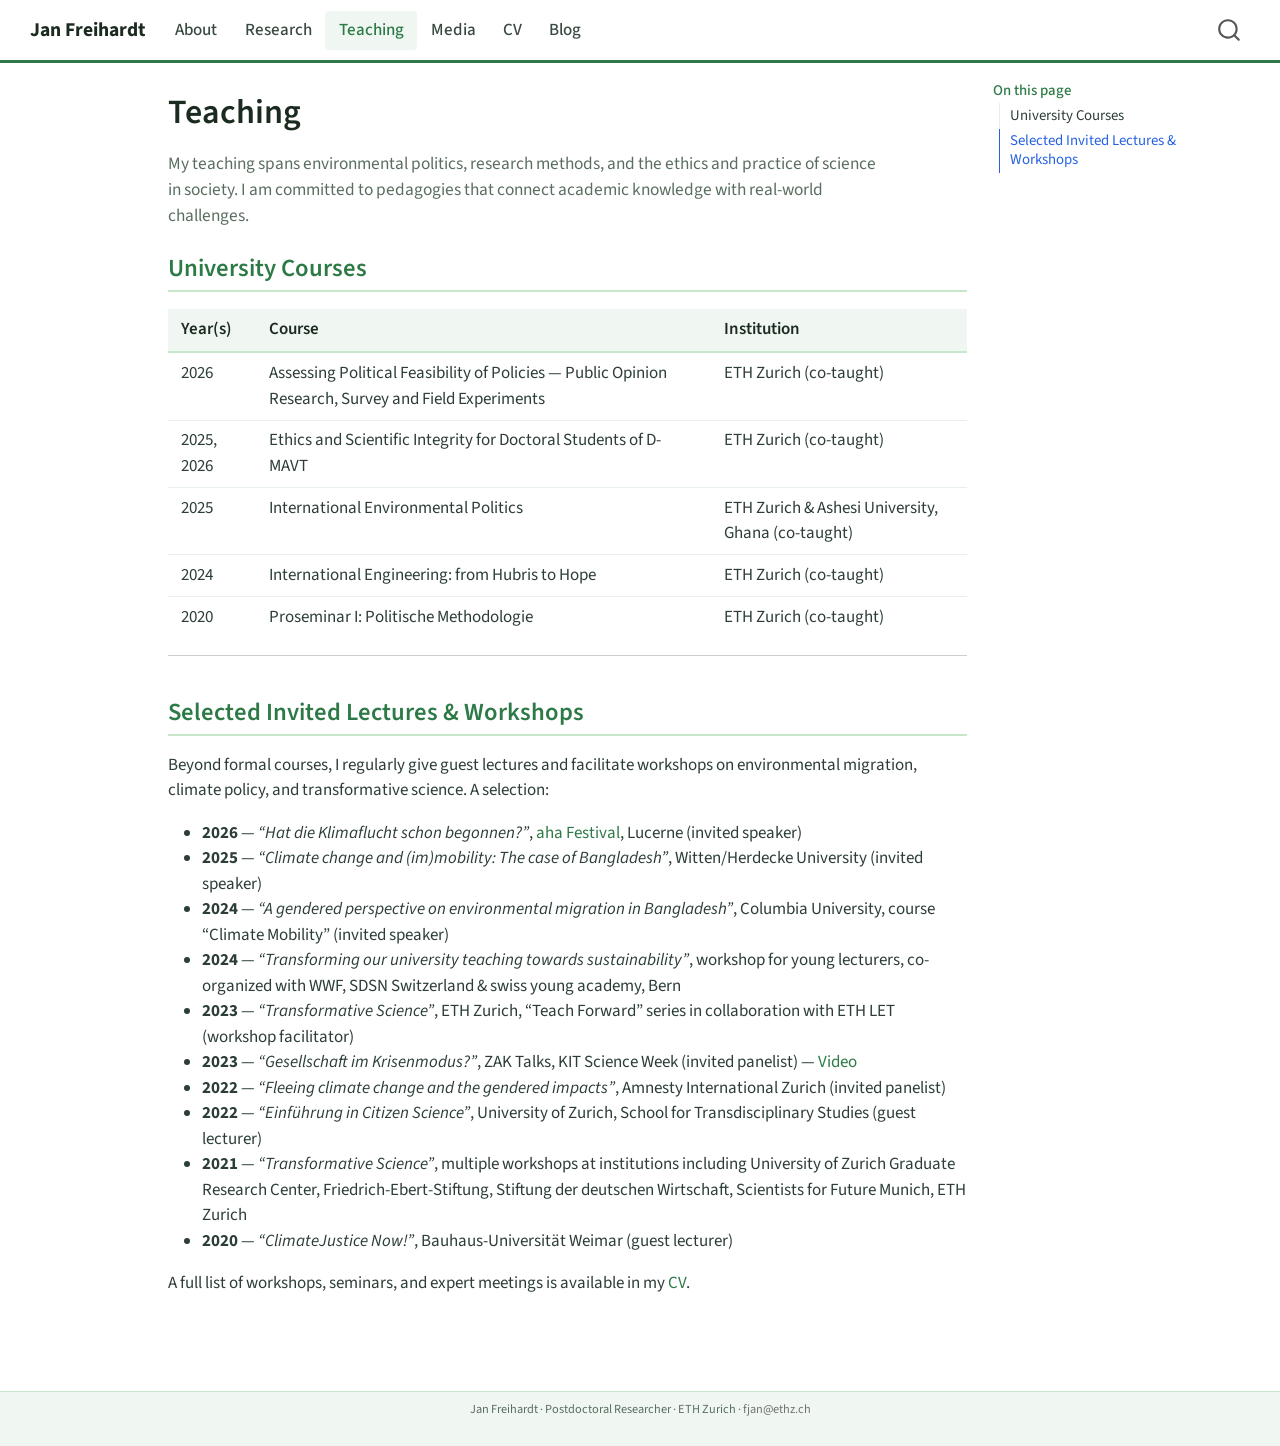
<file: docs/teaching.html>
<!DOCTYPE html>
<html xmlns="http://www.w3.org/1999/xhtml" lang="en" xml:lang="en"><head>

<meta charset="utf-8">
<meta name="generator" content="quarto-1.9.38">

<meta name="viewport" content="width=device-width, initial-scale=1.0, user-scalable=yes">


<title>Teaching – Jan Freihardt</title>
<style>
/* Default styles provided by pandoc.
** See https://pandoc.org/MANUAL.html#variables-for-html for config info.
*/
code{white-space: pre-wrap;}
span.smallcaps{font-variant: small-caps;}
div.columns{display: flex; gap: min(4vw, 1.5em);}
div.column{flex: auto; overflow-x: auto;}
div.hanging-indent{margin-left: 1.5em; text-indent: -1.5em;}
ul.task-list{list-style: none;}
ul.task-list li input[type="checkbox"] {
  width: 0.8em;
  margin: 0 0.8em 0.2em -1em; /* quarto-specific, see https://github.com/quarto-dev/quarto-cli/issues/4556 */ 
  vertical-align: middle;
}
</style>


<script src="site_libs/quarto-nav/quarto-nav.js"></script>
<script src="site_libs/quarto-nav/headroom.min.js"></script>
<script src="site_libs/clipboard/clipboard.min.js"></script>
<script src="site_libs/quarto-search/autocomplete.umd.js"></script>
<script src="site_libs/quarto-search/fuse.min.js"></script>
<script src="site_libs/quarto-search/quarto-search.js"></script>
<meta name="quarto:offset" content="./">
<script src="site_libs/quarto-html/quarto.js" type="module"></script>
<script src="site_libs/quarto-html/tabsets/tabsets.js" type="module"></script>
<script src="site_libs/quarto-html/popper.min.js"></script>
<script src="site_libs/quarto-html/tippy.umd.min.js"></script>
<script src="site_libs/quarto-html/anchor.min.js"></script>
<link href="site_libs/quarto-html/tippy.css" rel="stylesheet">
<link href="site_libs/quarto-html/quarto-syntax-highlighting-15634bcf2e68342d4ad2dfa704d543f6.css" rel="stylesheet" id="quarto-text-highlighting-styles">
<script src="site_libs/bootstrap/bootstrap.min.js"></script>
<link href="site_libs/bootstrap/bootstrap-icons.css" rel="stylesheet">
<link href="site_libs/bootstrap/bootstrap-47f2b0d99b5f69882d6cf87fe75c2293.min.css" rel="stylesheet" append-hash="true" id="quarto-bootstrap" data-mode="light">
<script id="quarto-search-options" type="application/json">{
  "location": "navbar",
  "copy-button": false,
  "collapse-after": 3,
  "panel-placement": "end",
  "type": "overlay",
  "limit": 50,
  "keyboard-shortcut": [
    "f",
    "/",
    "s"
  ],
  "show-item-context": false,
  "language": {
    "search-no-results-text": "No results",
    "search-matching-documents-text": "matching documents",
    "search-copy-link-title": "Copy link to search",
    "search-hide-matches-text": "Hide additional matches",
    "search-more-match-text": "more match in this document",
    "search-more-matches-text": "more matches in this document",
    "search-clear-button-title": "Clear",
    "search-text-placeholder": "",
    "search-detached-cancel-button-title": "Cancel",
    "search-submit-button-title": "Submit",
    "search-label": "Search"
  }
}</script>


<link rel="stylesheet" href="styles.css">
</head>

<body class="nav-fixed quarto-light">

<div id="quarto-search-results"></div>
  <header id="quarto-header" class="headroom fixed-top">
    <nav class="navbar navbar-expand-lg " data-bs-theme="dark">
      <div class="navbar-container container-fluid">
      <div class="navbar-brand-container mx-auto">
    <a class="navbar-brand" href="./index.html">
    <span class="navbar-title">Jan Freihardt</span>
    </a>
  </div>
            <div id="quarto-search" class="" title="Search"></div>
          <button class="navbar-toggler" type="button" data-bs-toggle="collapse" data-bs-target="#navbarCollapse" aria-controls="navbarCollapse" role="menu" aria-expanded="false" aria-label="Toggle navigation" onclick="if (window.quartoToggleHeadroom) { window.quartoToggleHeadroom(); }">
  <span class="navbar-toggler-icon"></span>
</button>
          <div class="collapse navbar-collapse" id="navbarCollapse">
            <ul class="navbar-nav navbar-nav-scroll me-auto">
  <li class="nav-item">
    <a class="nav-link" href="./index.html"> 
<span class="menu-text">About</span></a>
  </li>  
  <li class="nav-item">
    <a class="nav-link" href="./research.html"> 
<span class="menu-text">Research</span></a>
  </li>  
  <li class="nav-item">
    <a class="nav-link active" href="./teaching.html" aria-current="page"> 
<span class="menu-text">Teaching</span></a>
  </li>  
  <li class="nav-item">
    <a class="nav-link" href="./media.html"> 
<span class="menu-text">Media</span></a>
  </li>  
  <li class="nav-item">
    <a class="nav-link" href="./cv.html"> 
<span class="menu-text">CV</span></a>
  </li>  
  <li class="nav-item">
    <a class="nav-link" href="https://notspicynotsexy.com/" target="_blank"> 
<span class="menu-text">Blog</span></a>
  </li>  
</ul>
          </div> <!-- /navcollapse -->
            <div class="quarto-navbar-tools">
</div>
      </div> <!-- /container-fluid -->
    </nav>
</header>
<!-- content -->
<div id="quarto-content" class="quarto-container page-columns page-rows-contents page-layout-article page-navbar">
<!-- sidebar -->
<!-- margin-sidebar -->
    <div id="quarto-margin-sidebar" class="sidebar margin-sidebar">
        <nav id="TOC" role="doc-toc" class="toc-active">
    <h2 id="toc-title">On this page</h2>
   
  <ul class="collapse">
  <li><a href="#university-courses" id="toc-university-courses" class="nav-link active" data-scroll-target="#university-courses">University Courses</a></li>
  <li><a href="#selected-invited-lectures-workshops" id="toc-selected-invited-lectures-workshops" class="nav-link" data-scroll-target="#selected-invited-lectures-workshops">Selected Invited Lectures &amp; Workshops</a></li>
  </ul>
</nav>
    </div>
<!-- main -->
<main class="content" id="quarto-document-content">

<header id="title-block-header" class="quarto-title-block default">
<div class="quarto-title">
<h1 class="title">Teaching</h1>
</div>



<div class="quarto-title-meta">

    
  
    
  </div>
  


</header>


<div class="section-intro">
<p>My teaching spans environmental politics, research methods, and the ethics and practice of science in society. I am committed to pedagogies that connect academic knowledge with real-world challenges.</p>
</div>
<section id="university-courses" class="level2">
<h2 class="anchored" data-anchor-id="university-courses">University Courses</h2>
<table class="teaching-table">
<thead>
<tr>
<th>
Year(s)
</th>
<th>
Course
</th>
<th>
Institution
</th>
</tr>
</thead>
<tbody>
<tr>
<td>
2026
</td>
<td>
Assessing Political Feasibility of Policies — Public Opinion Research, Survey and Field Experiments
</td>
<td>
ETH Zurich (co-taught)
</td>
</tr>
<tr>
<td>
2025, 2026
</td>
<td>
Ethics and Scientific Integrity for Doctoral Students of D-MAVT
</td>
<td>
ETH Zurich (co-taught)
</td>
</tr>
<tr>
<td>
2025
</td>
<td>
International Environmental Politics
</td>
<td>
ETH Zurich &amp; Ashesi University, Ghana (co-taught)
</td>
</tr>
<tr>
<td>
2024
</td>
<td>
International Engineering: from Hubris to Hope
</td>
<td>
ETH Zurich (co-taught)
</td>
</tr>
<tr>
<td>
2020
</td>
<td>
Proseminar I: Politische Methodologie
</td>
<td>
ETH Zurich (co-taught)
</td>
</tr>
</tbody>
</table>
<hr>
</section>
<section id="selected-invited-lectures-workshops" class="level2">
<h2 class="anchored" data-anchor-id="selected-invited-lectures-workshops">Selected Invited Lectures &amp; Workshops</h2>
<p>Beyond formal courses, I regularly give guest lectures and facilitate workshops on environmental migration, climate policy, and transformative science. A selection:</p>
<ul>
<li><strong>2026</strong> — <em>“Hat die Klimaflucht schon begonnen?”</em>, <a href="https://aha-festival.ch/de">aha Festival</a>, Lucerne (invited speaker)</li>
<li><strong>2025</strong> — <em>“Climate change and (im)mobility: The case of Bangladesh”</em>, Witten/Herdecke University (invited speaker)</li>
<li><strong>2024</strong> — <em>“A gendered perspective on environmental migration in Bangladesh”</em>, Columbia University, course “Climate Mobility” (invited speaker)</li>
<li><strong>2024</strong> — <em>“Transforming our university teaching towards sustainability”</em>, workshop for young lecturers, co-organized with WWF, SDSN Switzerland &amp; swiss young academy, Bern</li>
<li><strong>2023</strong> — <em>“Transformative Science”</em>, ETH Zurich, “Teach Forward” series in collaboration with ETH LET (workshop facilitator)</li>
<li><strong>2023</strong> — <em>“Gesellschaft im Krisenmodus?”</em>, ZAK Talks, KIT Science Week (invited panelist) — <a href="https://www.youtube.com/watch?v=cbu86_IMzLs">Video</a></li>
<li><strong>2022</strong> — <em>“Fleeing climate change and the gendered impacts”</em>, Amnesty International Zurich (invited panelist)</li>
<li><strong>2022</strong> — <em>“Einführung in Citizen Science”</em>, University of Zurich, School for Transdisciplinary Studies (guest lecturer)</li>
<li><strong>2021</strong> — <em>“Transformative Science”</em>, multiple workshops at institutions including University of Zurich Graduate Research Center, Friedrich-Ebert-Stiftung, Stiftung der deutschen Wirtschaft, Scientists for Future Munich, ETH Zurich</li>
<li><strong>2020</strong> — <em>“ClimateJustice Now!”</em>, Bauhaus-Universität Weimar (guest lecturer)</li>
</ul>
<p>A full list of workshops, seminars, and expert meetings is available in my <a href="./cv.html">CV</a>.</p>


</section>

</main> <!-- /main -->
<script id="quarto-html-after-body" type="application/javascript">
  window.document.addEventListener("DOMContentLoaded", function (event) {
    const icon = "";
    const anchorJS = new window.AnchorJS();
    anchorJS.options = {
      placement: 'right',
      icon: icon
    };
    anchorJS.add('.anchored');
    const isCodeAnnotation = (el) => {
      for (const clz of el.classList) {
        if (clz.startsWith('code-annotation-')) {                     
          return true;
        }
      }
      return false;
    }
    const onCopySuccess = function(e) {
      // button target
      const button = e.trigger;
      // don't keep focus
      button.blur();
      // flash "checked"
      button.classList.add('code-copy-button-checked');
      var currentTitle = button.getAttribute("title");
      button.setAttribute("title", "Copied!");
      let tooltip;
      if (window.bootstrap) {
        button.setAttribute("data-bs-toggle", "tooltip");
        button.setAttribute("data-bs-placement", "left");
        button.setAttribute("data-bs-title", "Copied!");
        tooltip = new bootstrap.Tooltip(button, 
          { trigger: "manual", 
            customClass: "code-copy-button-tooltip",
            offset: [0, -8]});
        tooltip.show();    
      }
      setTimeout(function() {
        if (tooltip) {
          tooltip.hide();
          button.removeAttribute("data-bs-title");
          button.removeAttribute("data-bs-toggle");
          button.removeAttribute("data-bs-placement");
        }
        button.setAttribute("title", currentTitle);
        button.classList.remove('code-copy-button-checked');
      }, 1000);
      // clear code selection
      e.clearSelection();
    }
    const getTextToCopy = function(trigger) {
      const outerScaffold = trigger.parentElement.cloneNode(true);
      const codeEl = outerScaffold.querySelector('code');
      for (const childEl of codeEl.children) {
        if (isCodeAnnotation(childEl)) {
          childEl.remove();
        }
      }
      return codeEl.innerText;
    }
    const clipboard = new window.ClipboardJS('.code-copy-button:not([data-in-quarto-modal])', {
      text: getTextToCopy
    });
    clipboard.on('success', onCopySuccess);
    if (window.document.getElementById('quarto-embedded-source-code-modal')) {
      const clipboardModal = new window.ClipboardJS('.code-copy-button[data-in-quarto-modal]', {
        text: getTextToCopy,
        container: window.document.getElementById('quarto-embedded-source-code-modal')
      });
      clipboardModal.on('success', onCopySuccess);
    }
      var localhostRegex = new RegExp(/^(?:http|https):\/\/localhost\:?[0-9]*\//);
      var mailtoRegex = new RegExp(/^mailto:/);
        var filterRegex = new RegExp("https:\/\/janfreihardt\.com");
      var isInternal = (href) => {
          return filterRegex.test(href) || localhostRegex.test(href) || mailtoRegex.test(href);
      }
      // Inspect non-navigation links and adorn them if external
     var links = window.document.querySelectorAll('a[href]:not(.nav-link):not(.navbar-brand):not(.toc-action):not(.sidebar-link):not(.sidebar-item-toggle):not(.pagination-link):not(.no-external):not([aria-hidden]):not(.dropdown-item):not(.quarto-navigation-tool):not(.about-link)');
      for (var i=0; i<links.length; i++) {
        const link = links[i];
        if (!isInternal(link.href)) {
          // undo the damage that might have been done by quarto-nav.js in the case of
          // links that we want to consider external
          if (link.dataset.originalHref !== undefined) {
            link.href = link.dataset.originalHref;
          }
            // target, if specified
            link.setAttribute("target", "_blank");
            if (link.getAttribute("rel") === null) {
              link.setAttribute("rel", "noopener");
            }
        }
      }
    function tippyHover(el, contentFn, onTriggerFn, onUntriggerFn) {
      const config = {
        allowHTML: true,
        maxWidth: 500,
        delay: 100,
        arrow: false,
        appendTo: function(el) {
            return el.parentElement;
        },
        interactive: true,
        interactiveBorder: 10,
        theme: 'quarto',
        placement: 'bottom-start',
      };
      if (contentFn) {
        config.content = contentFn;
      }
      if (onTriggerFn) {
        config.onTrigger = onTriggerFn;
      }
      if (onUntriggerFn) {
        config.onUntrigger = onUntriggerFn;
      }
      window.tippy(el, config); 
    }
    const noterefs = window.document.querySelectorAll('a[role="doc-noteref"]');
    for (var i=0; i<noterefs.length; i++) {
      const ref = noterefs[i];
      tippyHover(ref, function() {
        // use id or data attribute instead here
        let href = ref.getAttribute('data-footnote-href') || ref.getAttribute('href');
        try { href = new URL(href).hash; } catch {}
        const id = href.replace(/^#\/?/, "");
        const note = window.document.getElementById(id);
        if (note) {
          return note.innerHTML;
        } else {
          return "";
        }
      });
    }
    const xrefs = window.document.querySelectorAll('a.quarto-xref');
    const processXRef = (id, note) => {
      // Strip column container classes
      const stripColumnClz = (el) => {
        el.classList.remove("page-full", "page-columns");
        if (el.children) {
          for (const child of el.children) {
            stripColumnClz(child);
          }
        }
      }
      stripColumnClz(note)
      if (id === null || id.startsWith('sec-')) {
        // Special case sections, only their first couple elements
        const container = document.createElement("div");
        if (note.children && note.children.length > 2) {
          container.appendChild(note.children[0].cloneNode(true));
          for (let i = 1; i < note.children.length; i++) {
            const child = note.children[i];
            if (child.tagName === "P" && child.innerText === "") {
              continue;
            } else {
              container.appendChild(child.cloneNode(true));
              break;
            }
          }
          if (window.Quarto?.typesetMath) {
            window.Quarto.typesetMath(container);
          }
          return container.innerHTML
        } else {
          if (window.Quarto?.typesetMath) {
            window.Quarto.typesetMath(note);
          }
          return note.innerHTML;
        }
      } else {
        // Remove any anchor links if they are present
        const anchorLink = note.querySelector('a.anchorjs-link');
        if (anchorLink) {
          anchorLink.remove();
        }
        if (window.Quarto?.typesetMath) {
          window.Quarto.typesetMath(note);
        }
        if (note.classList.contains("callout")) {
          return note.outerHTML;
        } else {
          return note.innerHTML;
        }
      }
    }
    for (var i=0; i<xrefs.length; i++) {
      const xref = xrefs[i];
      tippyHover(xref, undefined, function(instance) {
        instance.disable();
        let url = xref.getAttribute('href');
        let hash = undefined; 
        if (url.startsWith('#')) {
          hash = url;
        } else {
          try { hash = new URL(url).hash; } catch {}
        }
        if (hash) {
          const id = hash.replace(/^#\/?/, "");
          const note = window.document.getElementById(id);
          if (note !== null) {
            try {
              const html = processXRef(id, note.cloneNode(true));
              instance.setContent(html);
            } finally {
              instance.enable();
              instance.show();
            }
          } else {
            // See if we can fetch this
            fetch(url.split('#')[0])
            .then(res => res.text())
            .then(html => {
              const parser = new DOMParser();
              const htmlDoc = parser.parseFromString(html, "text/html");
              const note = htmlDoc.getElementById(id);
              if (note !== null) {
                const html = processXRef(id, note);
                instance.setContent(html);
              } 
            }).finally(() => {
              instance.enable();
              instance.show();
            });
          }
        } else {
          // See if we can fetch a full url (with no hash to target)
          // This is a special case and we should probably do some content thinning / targeting
          fetch(url)
          .then(res => res.text())
          .then(html => {
            const parser = new DOMParser();
            const htmlDoc = parser.parseFromString(html, "text/html");
            const note = htmlDoc.querySelector('main.content');
            if (note !== null) {
              // This should only happen for chapter cross references
              // (since there is no id in the URL)
              // remove the first header
              if (note.children.length > 0 && note.children[0].tagName === "HEADER") {
                note.children[0].remove();
              }
              const html = processXRef(null, note);
              instance.setContent(html);
            } 
          }).finally(() => {
            instance.enable();
            instance.show();
          });
        }
      }, function(instance) {
      });
    }
        let selectedAnnoteEl;
        const selectorForAnnotation = ( cell, annotation) => {
          let cellAttr = 'data-code-cell="' + cell + '"';
          let lineAttr = 'data-code-annotation="' +  annotation + '"';
          const selector = 'span[' + cellAttr + '][' + lineAttr + ']';
          return selector;
        }
        const selectCodeLines = (annoteEl) => {
          const doc = window.document;
          const targetCell = annoteEl.getAttribute("data-target-cell");
          const targetAnnotation = annoteEl.getAttribute("data-target-annotation");
          const annoteSpan = window.document.querySelector(selectorForAnnotation(targetCell, targetAnnotation));
          const lines = annoteSpan.getAttribute("data-code-lines").split(",");
          const lineIds = lines.map((line) => {
            return targetCell + "-" + line;
          })
          let top = null;
          let height = null;
          let parent = null;
          if (lineIds.length > 0) {
              //compute the position of the single el (top and bottom and make a div)
              const el = window.document.getElementById(lineIds[0]);
              top = el.offsetTop;
              height = el.offsetHeight;
              parent = el.parentElement.parentElement;
            if (lineIds.length > 1) {
              const lastEl = window.document.getElementById(lineIds[lineIds.length - 1]);
              const bottom = lastEl.offsetTop + lastEl.offsetHeight;
              height = bottom - top;
            }
            if (top !== null && height !== null && parent !== null) {
              // cook up a div (if necessary) and position it 
              let div = window.document.getElementById("code-annotation-line-highlight");
              if (div === null) {
                div = window.document.createElement("div");
                div.setAttribute("id", "code-annotation-line-highlight");
                div.style.position = 'absolute';
                parent.appendChild(div);
              }
              div.style.top = top - 2 + "px";
              div.style.height = height + 4 + "px";
              div.style.left = 0;
              let gutterDiv = window.document.getElementById("code-annotation-line-highlight-gutter");
              if (gutterDiv === null) {
                gutterDiv = window.document.createElement("div");
                gutterDiv.setAttribute("id", "code-annotation-line-highlight-gutter");
                gutterDiv.style.position = 'absolute';
                const codeCell = window.document.getElementById(targetCell);
                const gutter = codeCell.querySelector('.code-annotation-gutter');
                gutter.appendChild(gutterDiv);
              }
              gutterDiv.style.top = top - 2 + "px";
              gutterDiv.style.height = height + 4 + "px";
            }
            selectedAnnoteEl = annoteEl;
          }
        };
        const unselectCodeLines = () => {
          const elementsIds = ["code-annotation-line-highlight", "code-annotation-line-highlight-gutter"];
          elementsIds.forEach((elId) => {
            const div = window.document.getElementById(elId);
            if (div) {
              div.remove();
            }
          });
          selectedAnnoteEl = undefined;
        };
          // Handle positioning of the toggle
      window.addEventListener(
        "resize",
        throttle(() => {
          elRect = undefined;
          if (selectedAnnoteEl) {
            selectCodeLines(selectedAnnoteEl);
          }
        }, 10)
      );
      function throttle(fn, ms) {
      let throttle = false;
      let timer;
        return (...args) => {
          if(!throttle) { // first call gets through
              fn.apply(this, args);
              throttle = true;
          } else { // all the others get throttled
              if(timer) clearTimeout(timer); // cancel #2
              timer = setTimeout(() => {
                fn.apply(this, args);
                timer = throttle = false;
              }, ms);
          }
        };
      }
        // Attach click handler to the DT
        const annoteDls = window.document.querySelectorAll('dt[data-target-cell]');
        for (const annoteDlNode of annoteDls) {
          annoteDlNode.addEventListener('click', (event) => {
            const clickedEl = event.target;
            if (clickedEl !== selectedAnnoteEl) {
              unselectCodeLines();
              const activeEl = window.document.querySelector('dt[data-target-cell].code-annotation-active');
              if (activeEl) {
                activeEl.classList.remove('code-annotation-active');
              }
              selectCodeLines(clickedEl);
              clickedEl.classList.add('code-annotation-active');
            } else {
              // Unselect the line
              unselectCodeLines();
              clickedEl.classList.remove('code-annotation-active');
            }
          });
        }
    const findCites = (el) => {
      const parentEl = el.parentElement;
      if (parentEl) {
        const cites = parentEl.dataset.cites;
        if (cites) {
          return {
            el,
            cites: cites.split(' ')
          };
        } else {
          return findCites(el.parentElement)
        }
      } else {
        return undefined;
      }
    };
    var bibliorefs = window.document.querySelectorAll('a[role="doc-biblioref"]');
    for (var i=0; i<bibliorefs.length; i++) {
      const ref = bibliorefs[i];
      const citeInfo = findCites(ref);
      if (citeInfo) {
        tippyHover(citeInfo.el, function() {
          var popup = window.document.createElement('div');
          citeInfo.cites.forEach(function(cite) {
            var citeDiv = window.document.createElement('div');
            citeDiv.classList.add('hanging-indent');
            citeDiv.classList.add('csl-entry');
            var biblioDiv = window.document.getElementById('ref-' + cite);
            if (biblioDiv) {
              citeDiv.innerHTML = biblioDiv.innerHTML;
            }
            popup.appendChild(citeDiv);
          });
          return popup.innerHTML;
        });
      }
    }
  });
  </script>
</div> <!-- /content -->
<footer class="footer">
  <div class="nav-footer">
    <div class="nav-footer-left">
      &nbsp;
    </div>   
    <div class="nav-footer-center">
<p>Jan Freihardt · Postdoctoral Researcher · ETH Zurich · <a href="mailto:fjan@ethz.ch">fjan@ethz.ch</a></p>
</div>
    <div class="nav-footer-right">
      &nbsp;
    </div>
  </div>
</footer>




</body></html>
</file>
<file: docs/site_libs/quarto-html/tippy.css>
.tippy-box[data-animation=fade][data-state=hidden]{opacity:0}[data-tippy-root]{max-width:calc(100vw - 10px)}.tippy-box{position:relative;background-color:#333;color:#fff;border-radius:4px;font-size:14px;line-height:1.4;white-space:normal;outline:0;transition-property:transform,visibility,opacity}.tippy-box[data-placement^=top]>.tippy-arrow{bottom:0}.tippy-box[data-placement^=top]>.tippy-arrow:before{bottom:-7px;left:0;border-width:8px 8px 0;border-top-color:initial;transform-origin:center top}.tippy-box[data-placement^=bottom]>.tippy-arrow{top:0}.tippy-box[data-placement^=bottom]>.tippy-arrow:before{top:-7px;left:0;border-width:0 8px 8px;border-bottom-color:initial;transform-origin:center bottom}.tippy-box[data-placement^=left]>.tippy-arrow{right:0}.tippy-box[data-placement^=left]>.tippy-arrow:before{border-width:8px 0 8px 8px;border-left-color:initial;right:-7px;transform-origin:center left}.tippy-box[data-placement^=right]>.tippy-arrow{left:0}.tippy-box[data-placement^=right]>.tippy-arrow:before{left:-7px;border-width:8px 8px 8px 0;border-right-color:initial;transform-origin:center right}.tippy-box[data-inertia][data-state=visible]{transition-timing-function:cubic-bezier(.54,1.5,.38,1.11)}.tippy-arrow{width:16px;height:16px;color:#333}.tippy-arrow:before{content:"";position:absolute;border-color:transparent;border-style:solid}.tippy-content{position:relative;padding:5px 9px;z-index:1}
</file>
<file: docs/site_libs/quarto-html/quarto-syntax-highlighting-15634bcf2e68342d4ad2dfa704d543f6.css>
/* quarto syntax highlight colors */
:root {
  --quarto-hl-ot-color: #003B4F;
  --quarto-hl-at-color: #657422;
  --quarto-hl-ss-color: #20794D;
  --quarto-hl-an-color: #5E5E5E;
  --quarto-hl-fu-color: #4758AB;
  --quarto-hl-st-color: #20794D;
  --quarto-hl-cf-color: #003B4F;
  --quarto-hl-op-color: #5E5E5E;
  --quarto-hl-er-color: #AD0000;
  --quarto-hl-bn-color: #AD0000;
  --quarto-hl-al-color: #AD0000;
  --quarto-hl-va-color: #111111;
  --quarto-hl-bu-color: inherit;
  --quarto-hl-ex-color: inherit;
  --quarto-hl-pp-color: #AD0000;
  --quarto-hl-in-color: #5E5E5E;
  --quarto-hl-vs-color: #20794D;
  --quarto-hl-wa-color: #5E5E5E;
  --quarto-hl-do-color: #5E5E5E;
  --quarto-hl-im-color: #00769E;
  --quarto-hl-ch-color: #20794D;
  --quarto-hl-dt-color: #AD0000;
  --quarto-hl-fl-color: #AD0000;
  --quarto-hl-co-color: #5E5E5E;
  --quarto-hl-cv-color: #5E5E5E;
  --quarto-hl-cn-color: #8f5902;
  --quarto-hl-sc-color: #5E5E5E;
  --quarto-hl-dv-color: #AD0000;
  --quarto-hl-kw-color: #003B4F;
}

/* other quarto variables */
:root {
  --quarto-font-monospace: SFMono-Regular, Menlo, Monaco, Consolas, "Liberation Mono", "Courier New", monospace;
}

/* syntax highlight based on Pandoc's rules */
pre > code.sourceCode > span {
  color: #003B4F;
}

code.sourceCode > span {
  color: #003B4F;
}

div.sourceCode,
div.sourceCode pre.sourceCode {
  color: #003B4F;
}

/* Normal */
code span {
  color: #003B4F;
}

/* Alert */
code span.al {
  color: #AD0000;
  font-style: inherit;
}

/* Annotation */
code span.an {
  color: #5E5E5E;
  font-style: inherit;
}

/* Attribute */
code span.at {
  color: #657422;
  font-style: inherit;
}

/* BaseN */
code span.bn {
  color: #AD0000;
  font-style: inherit;
}

/* BuiltIn */
code span.bu {
  font-style: inherit;
}

/* ControlFlow */
code span.cf {
  color: #003B4F;
  font-weight: bold;
  font-style: inherit;
}

/* Char */
code span.ch {
  color: #20794D;
  font-style: inherit;
}

/* Constant */
code span.cn {
  color: #8f5902;
  font-style: inherit;
}

/* Comment */
code span.co {
  color: #5E5E5E;
  font-style: inherit;
}

/* CommentVar */
code span.cv {
  color: #5E5E5E;
  font-style: italic;
}

/* Documentation */
code span.do {
  color: #5E5E5E;
  font-style: italic;
}

/* DataType */
code span.dt {
  color: #AD0000;
  font-style: inherit;
}

/* DecVal */
code span.dv {
  color: #AD0000;
  font-style: inherit;
}

/* Error */
code span.er {
  color: #AD0000;
  font-style: inherit;
}

/* Extension */
code span.ex {
  font-style: inherit;
}

/* Float */
code span.fl {
  color: #AD0000;
  font-style: inherit;
}

/* Function */
code span.fu {
  color: #4758AB;
  font-style: inherit;
}

/* Import */
code span.im {
  color: #00769E;
  font-style: inherit;
}

/* Information */
code span.in {
  color: #5E5E5E;
  font-style: inherit;
}

/* Keyword */
code span.kw {
  color: #003B4F;
  font-weight: bold;
  font-style: inherit;
}

/* Operator */
code span.op {
  color: #5E5E5E;
  font-style: inherit;
}

/* Other */
code span.ot {
  color: #003B4F;
  font-style: inherit;
}

/* Preprocessor */
code span.pp {
  color: #AD0000;
  font-style: inherit;
}

/* SpecialChar */
code span.sc {
  color: #5E5E5E;
  font-style: inherit;
}

/* SpecialString */
code span.ss {
  color: #20794D;
  font-style: inherit;
}

/* String */
code span.st {
  color: #20794D;
  font-style: inherit;
}

/* Variable */
code span.va {
  color: #111111;
  font-style: inherit;
}

/* VerbatimString */
code span.vs {
  color: #20794D;
  font-style: inherit;
}

/* Warning */
code span.wa {
  color: #5E5E5E;
  font-style: italic;
}

.prevent-inlining {
  content: "</";
}

/*# sourceMappingURL=f23921c56f73e400b49028c9186a1aa0.css.map */
</file>
<file: docs/styles.css>
/* =========================================
   Jan Freihardt – Personal Website Styles
   ========================================= */

:root {
  --green-primary:  #2d7a47;
  --green-hover:    #1d5c33;
  --green-light:    #f0f7f2;
  --green-border:   #c8e6c9;
  --text-dark:      #1c2b20;
  --text-muted:     #5a6e60;
}

/* ----- Global ----- */
body {
  color: #2c3e35;
  font-family: "Source Sans Pro", "Helvetica Neue", Arial, sans-serif;
}

a {
  color: var(--green-primary);
  text-decoration: none;
}
a:hover {
  color: var(--green-hover);
  text-decoration: underline;
}

/* ----- Navbar ----- */
.navbar {
  border-bottom: 3px solid var(--green-primary);
  background-color: #ffffff !important;
  padding: 0.6rem 1rem;
}
.navbar-brand {
  font-weight: 700;
  font-size: 1.15rem;
  color: var(--text-dark) !important;
}
.navbar .nav-link {
  color: #3a4a40 !important;
  font-weight: 500;
  padding: 0.4rem 0.8rem !important;
  border-radius: 4px;
  transition: background-color 0.15s, color 0.15s;
}
.navbar .nav-link:hover,
.navbar .nav-link.active {
  color: var(--green-primary) !important;
  background-color: var(--green-light);
}

/* ----- Headings ----- */
h1 { color: var(--text-dark); }

h2 {
  color: var(--green-primary);
  border-bottom: 2px solid var(--green-border);
  padding-bottom: 0.35rem;
  margin-top: 2.5rem;
  margin-bottom: 1rem;
  font-size: 1.45rem;
}

h3 {
  color: var(--text-dark);
  margin-top: 1.8rem;
  font-size: 1.15rem;
}

/* ----- About / Trestles template ----- */
.about-links .about-link {
  border: 1px solid var(--green-border) !important;
  color: var(--green-primary) !important;
  background-color: #fff;
  transition: background-color 0.15s, color 0.15s;
}
.about-links .about-link:hover {
  background-color: var(--green-light) !important;
  color: var(--green-hover) !important;
  border-color: var(--green-primary) !important;
}

/* ----- Publication list ----- */
.pub-list {
  list-style: none;
  padding-left: 0;
}
.pub-list li {
  margin-bottom: 0.85rem;
  padding-left: 2rem;
  text-indent: -2rem;
  line-height: 1.55;
}
.pub-tag {
  display: inline-block;
  font-size: 0.72rem;
  font-weight: 600;
  padding: 1px 6px;
  border-radius: 3px;
  margin-left: 4px;
  vertical-align: middle;
  text-indent: 0;
}
.tag-review  { background: #fff3cd; color: #856404; }
.tag-wip     { background: #e2e8f0; color: #475569; }

/* ----- Teaching table ----- */
.teaching-table {
  width: 100%;
  border-collapse: collapse;
  margin-top: 0.5rem;
}
.teaching-table th {
  background-color: var(--green-light);
  color: var(--text-dark);
  font-weight: 600;
  padding: 0.5rem 0.75rem;
  border-bottom: 2px solid var(--green-border);
  text-align: left;
}
.teaching-table td {
  padding: 0.45rem 0.75rem;
  border-bottom: 1px solid #e8f0ea;
  vertical-align: top;
}
.teaching-table tr:last-child td {
  border-bottom: none;
}

/* ----- Media list ----- */
.media-list {
  list-style: none;
  padding-left: 0;
}
.media-list li {
  padding: 0.5rem 0;
  border-bottom: 1px solid #e8f0ea;
  line-height: 1.5;
}
.media-list li:last-child {
  border-bottom: none;
}
.media-outlet {
  font-weight: 600;
  color: var(--text-dark);
}
.media-date {
  color: var(--text-muted);
  font-size: 0.88rem;
  margin-left: 0.4rem;
}

/* ----- CV page ----- */
.cv-download-btn {
  display: inline-block;
  background-color: var(--green-primary);
  color: #fff !important;
  padding: 0.55rem 1.3rem;
  border-radius: 5px;
  font-weight: 600;
  margin: 1rem 0 2rem 0;
  text-decoration: none !important;
  transition: background-color 0.15s;
}
.cv-download-btn:hover {
  background-color: var(--green-hover) !important;
  color: #fff !important;
}

/* ----- Footer ----- */
.nav-footer {
  border-top: 1px solid var(--green-border);
  background-color: var(--green-light) !important;
  font-size: 0.88rem;
  color: var(--text-muted);
}

/* ----- Utility ----- */
.section-intro {
  color: var(--text-muted);
  font-size: 1.02rem;
  margin-bottom: 1.5rem;
  max-width: 720px;
}
</file>
